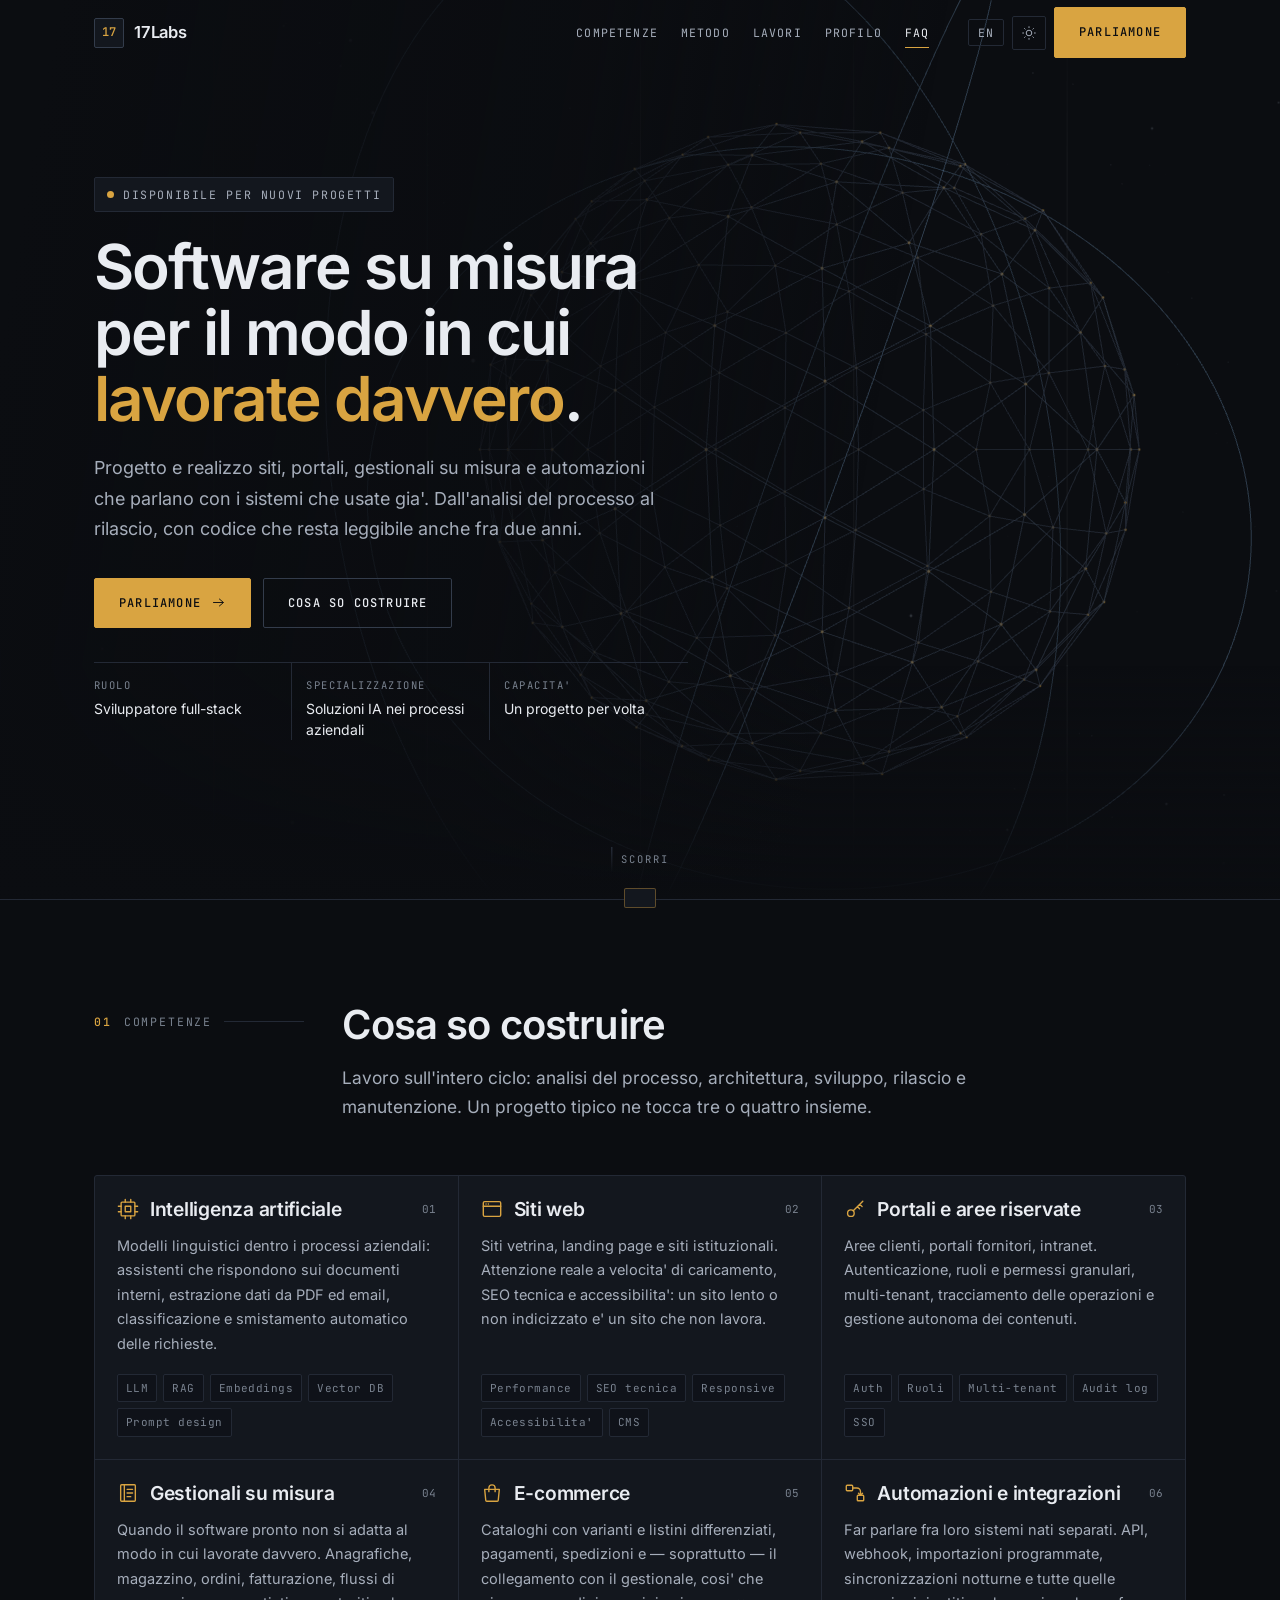
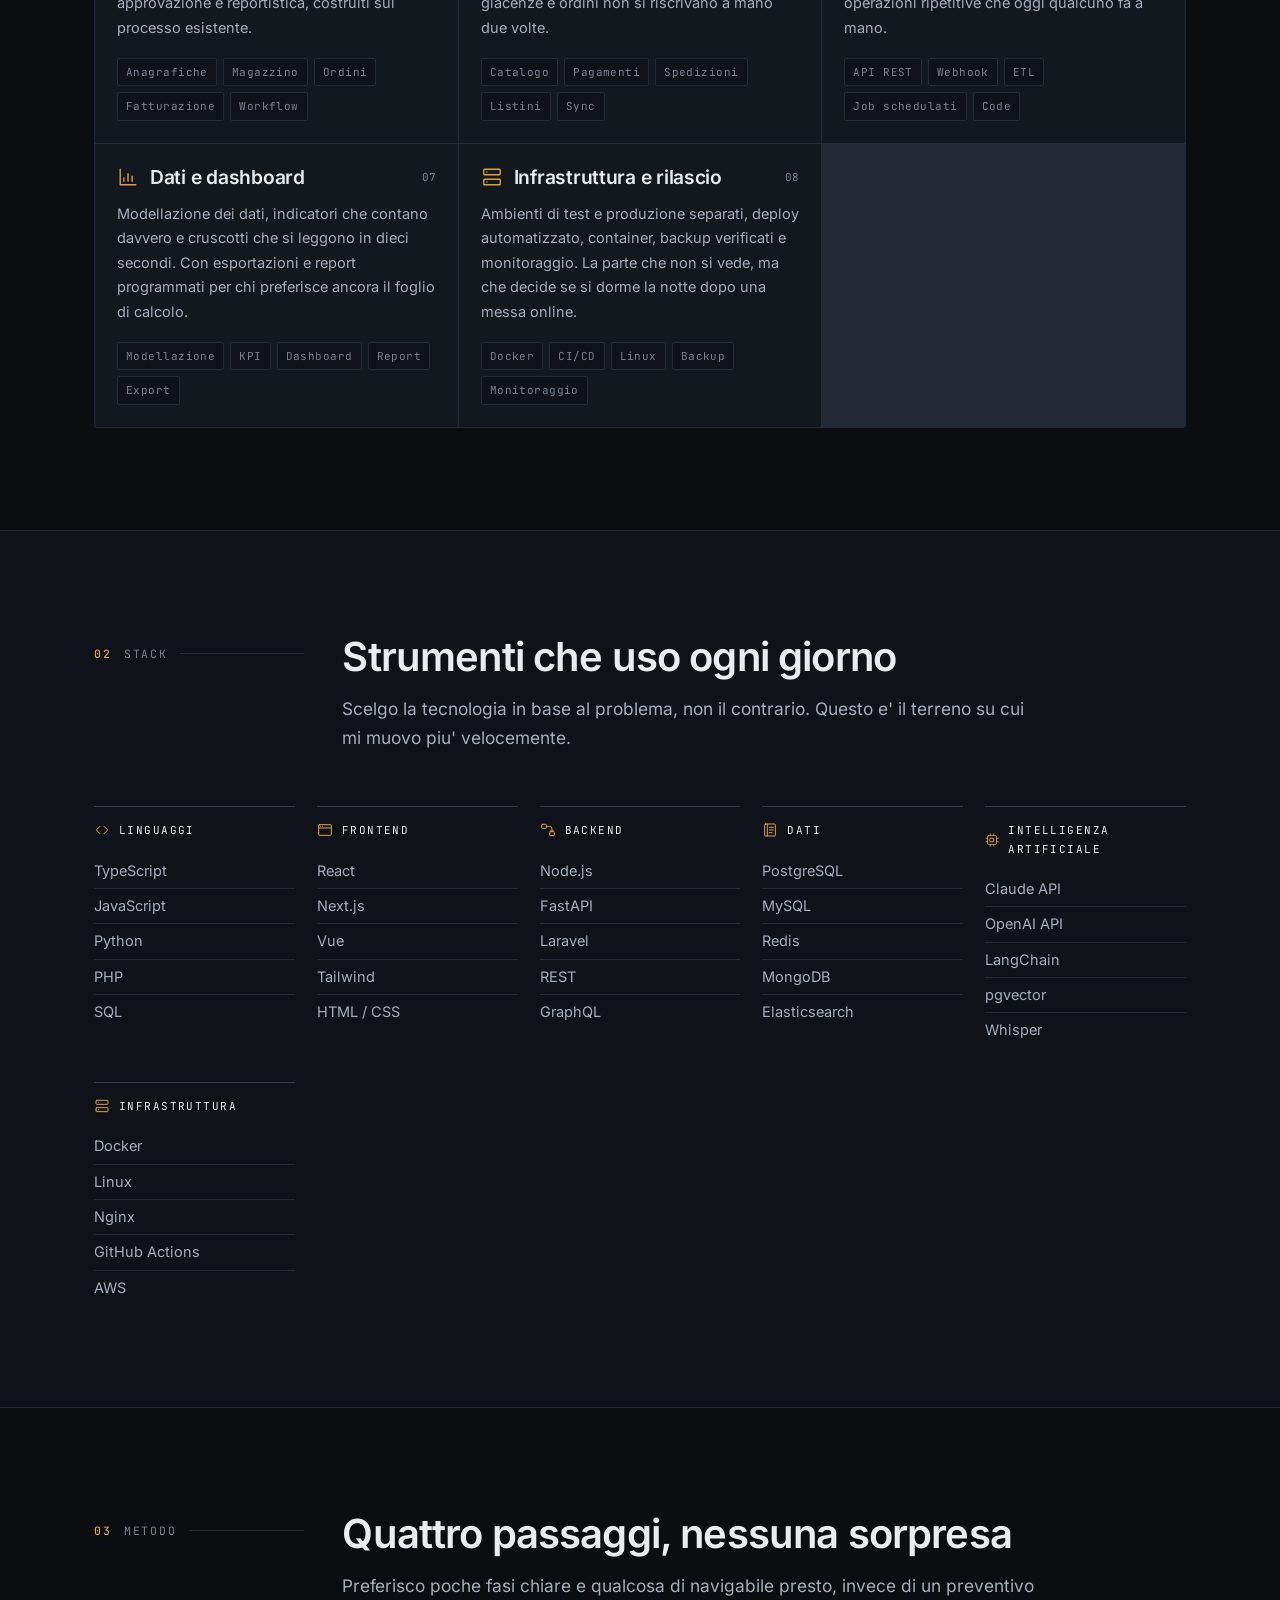
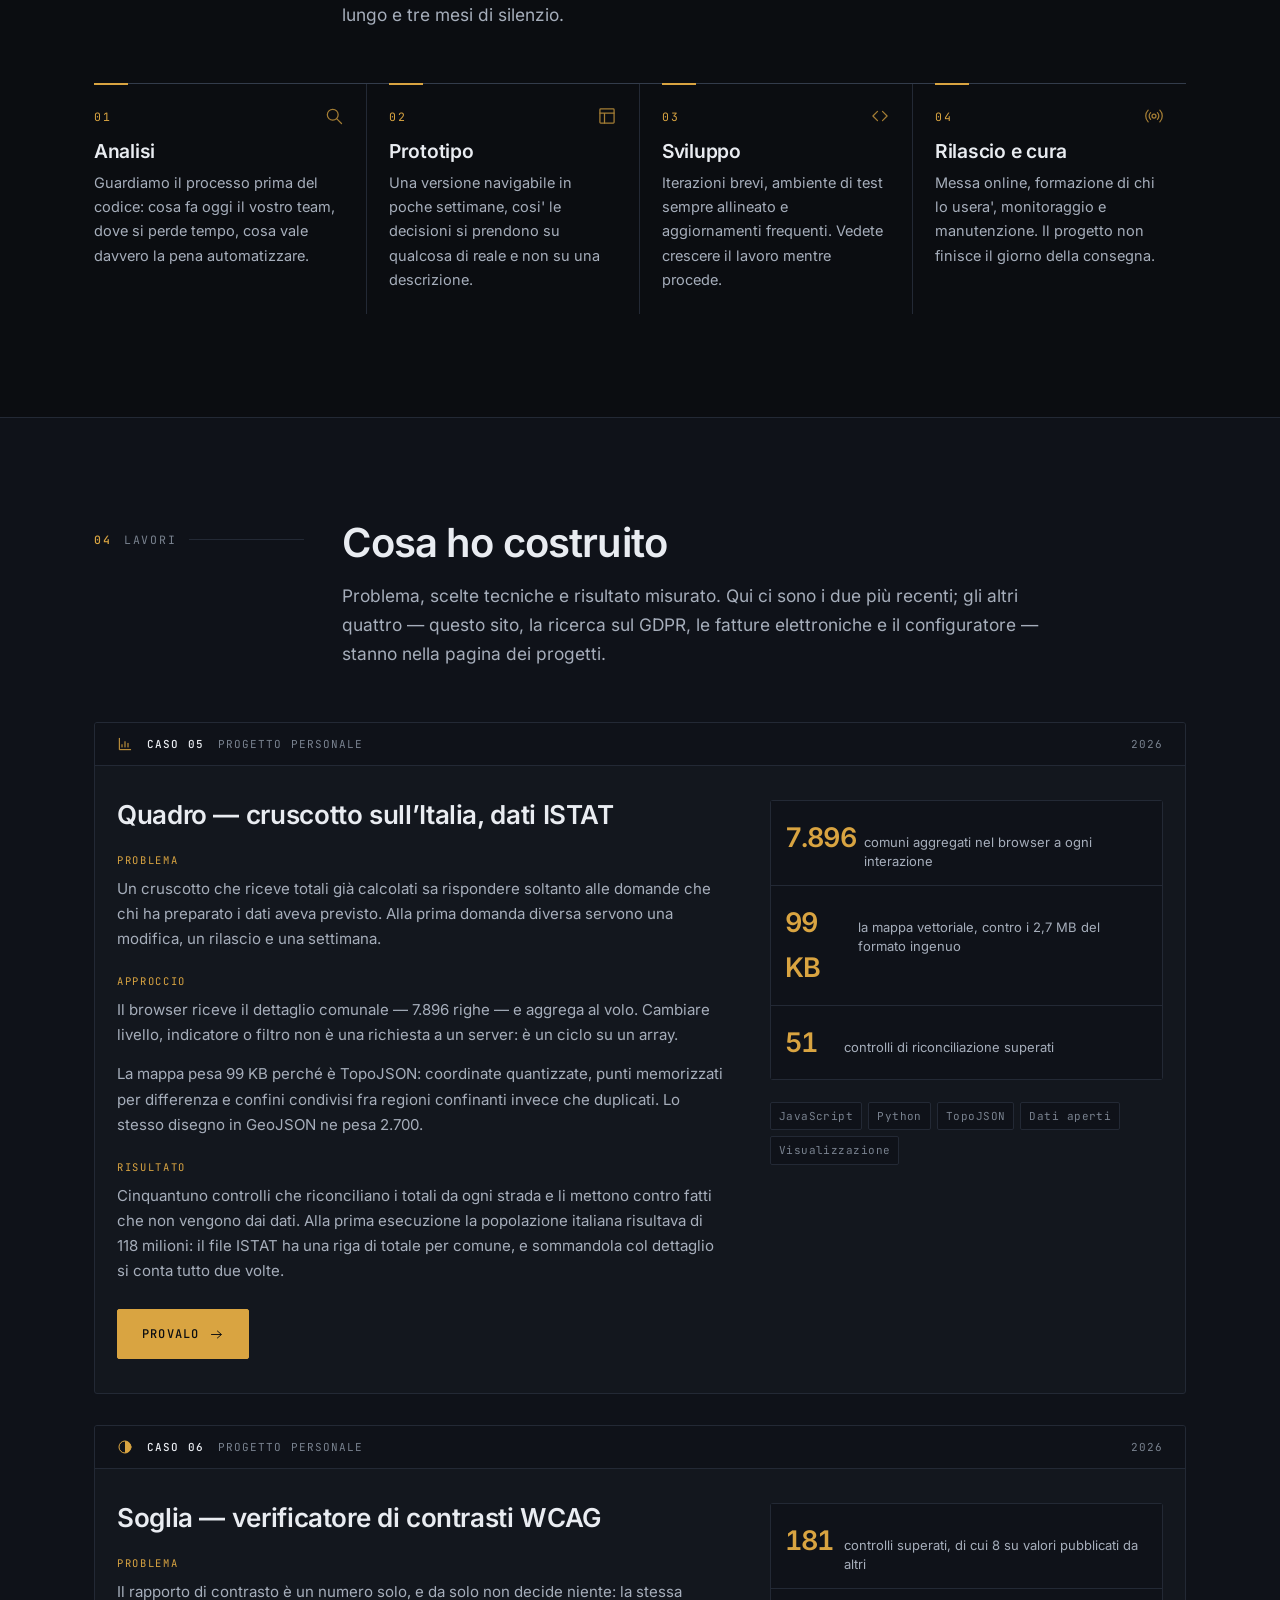
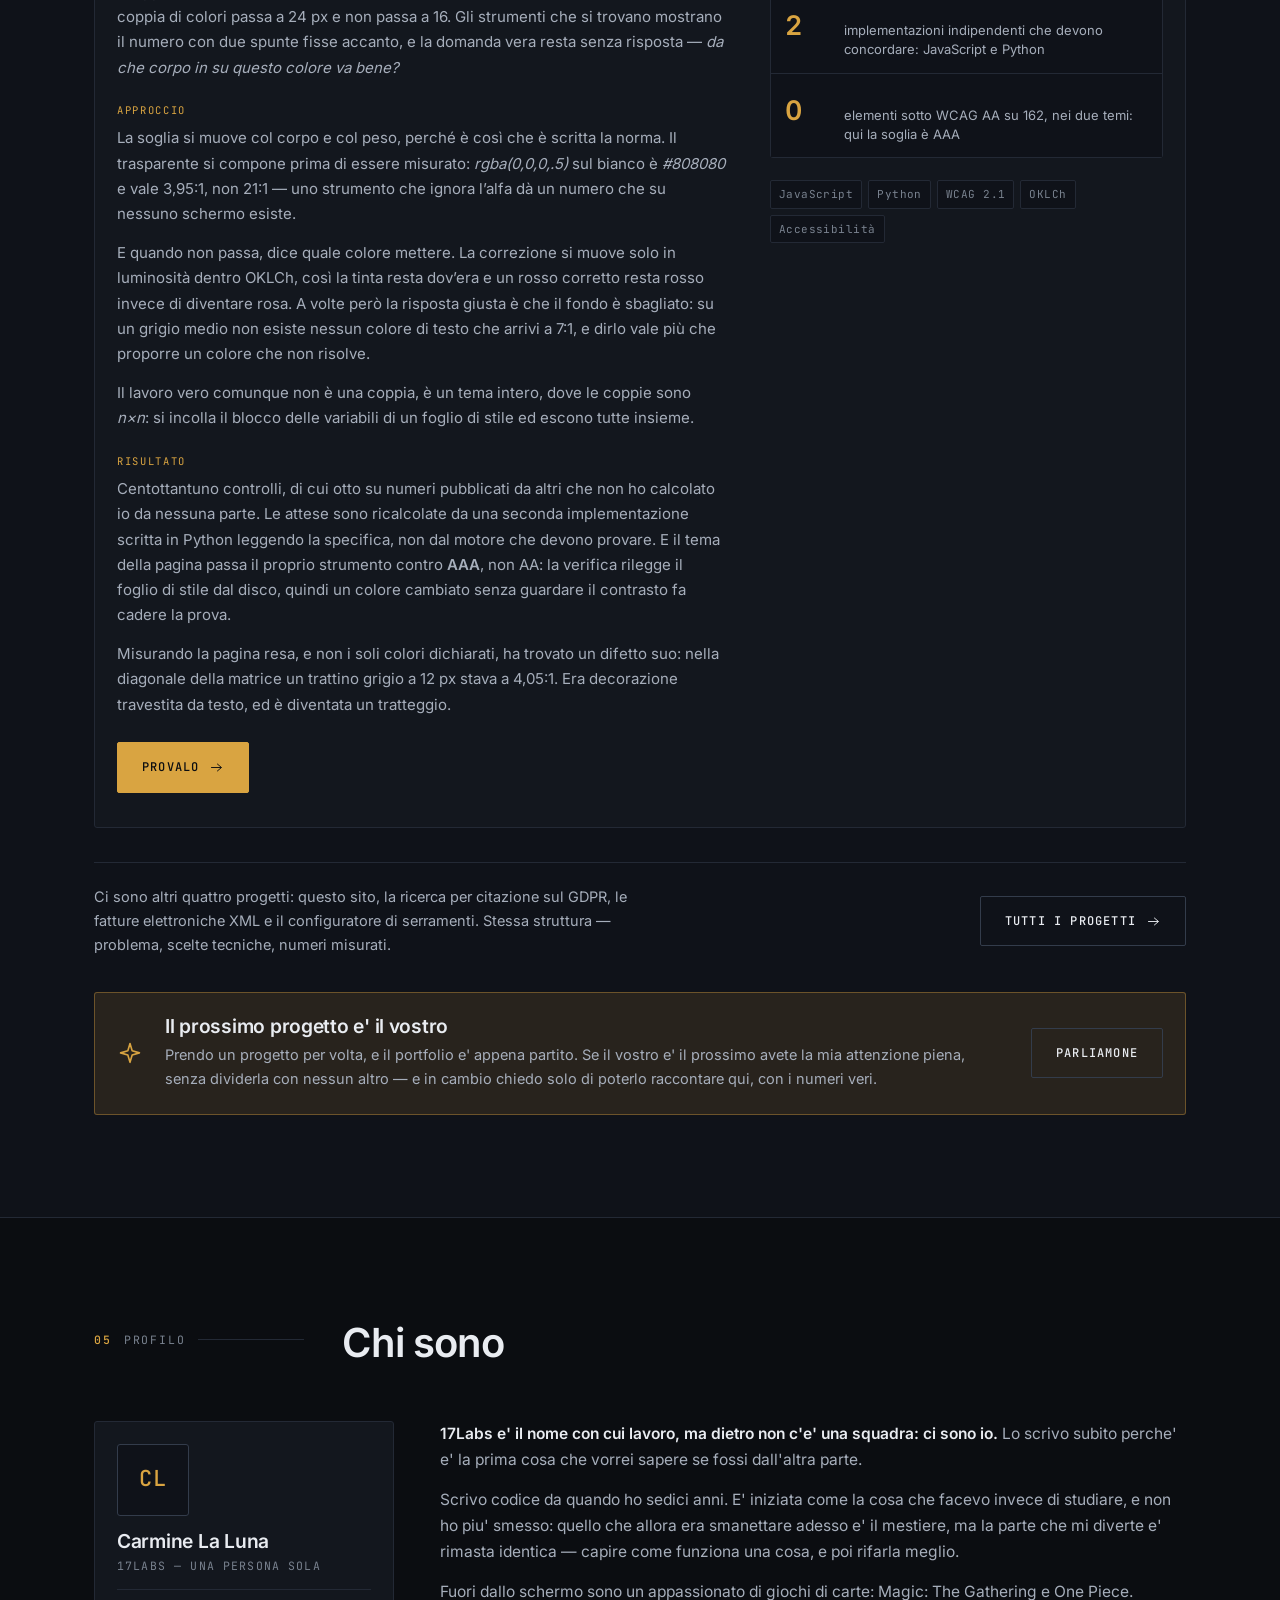
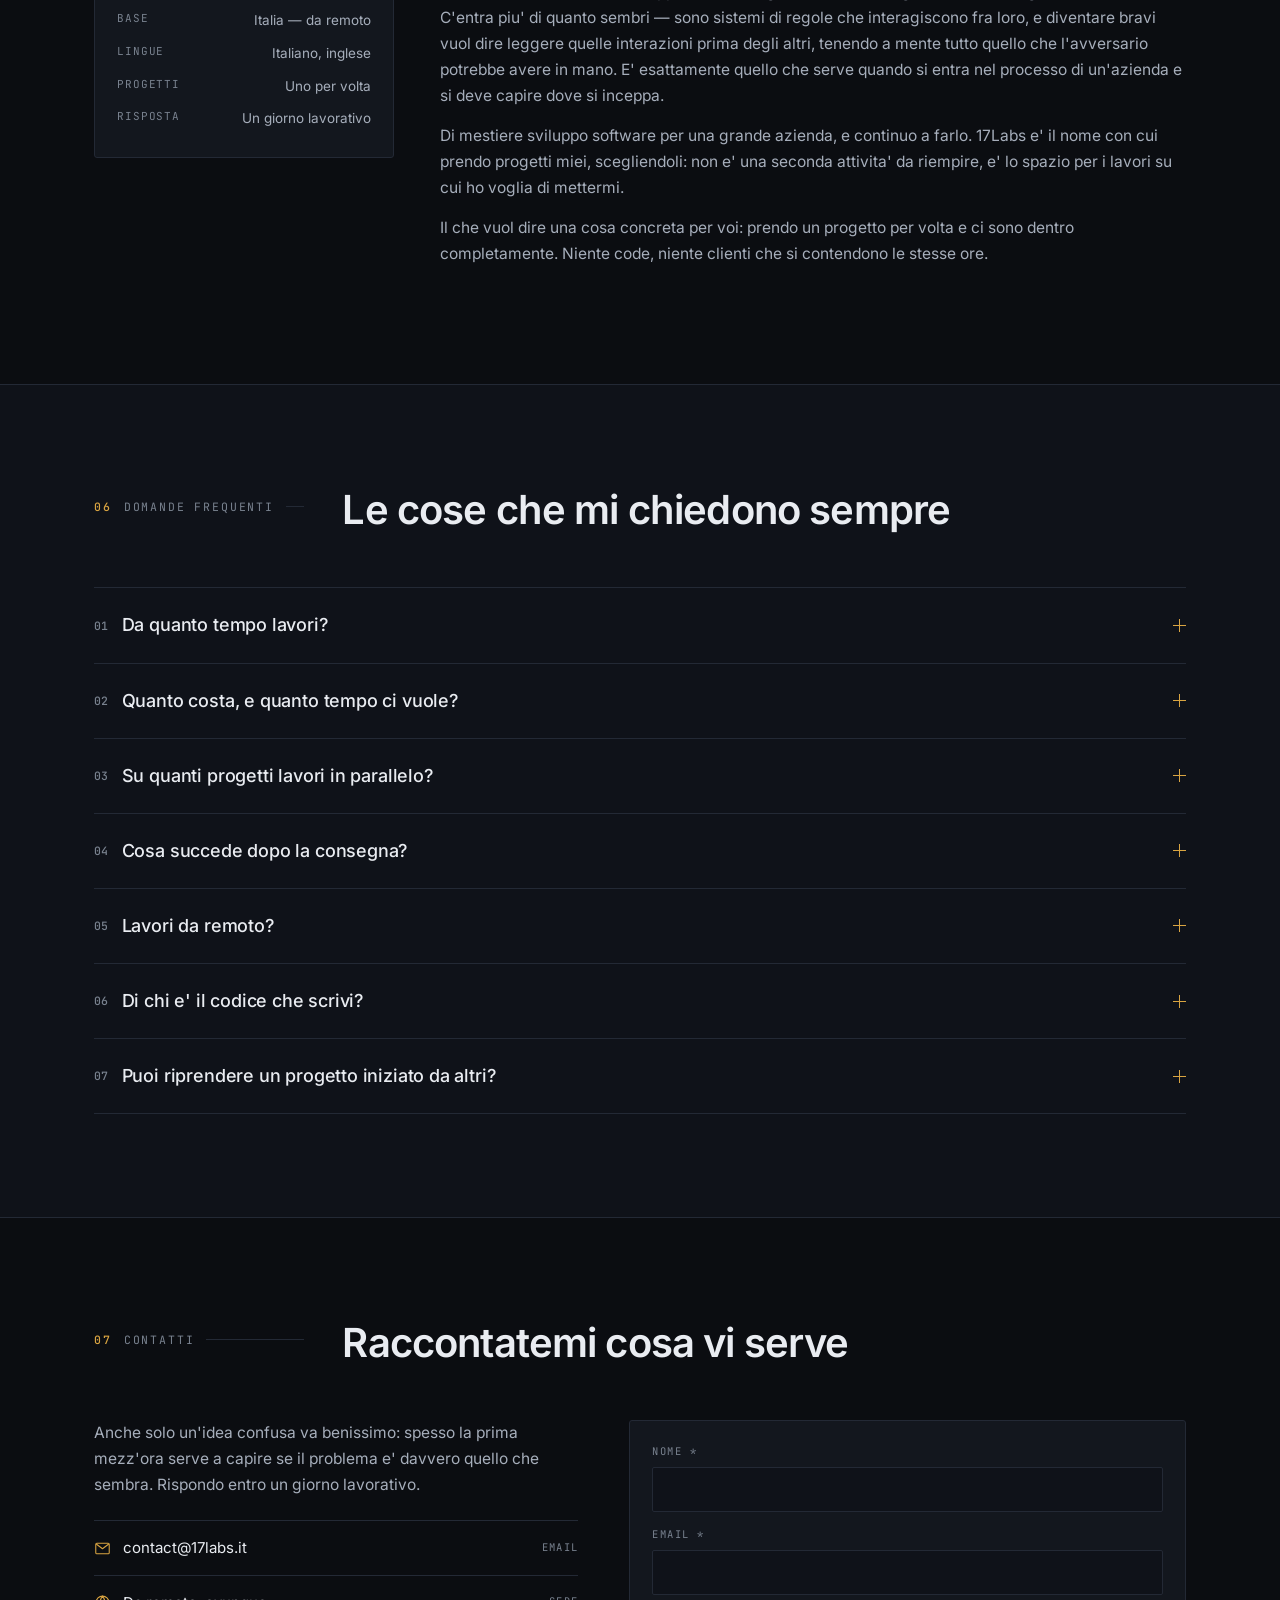
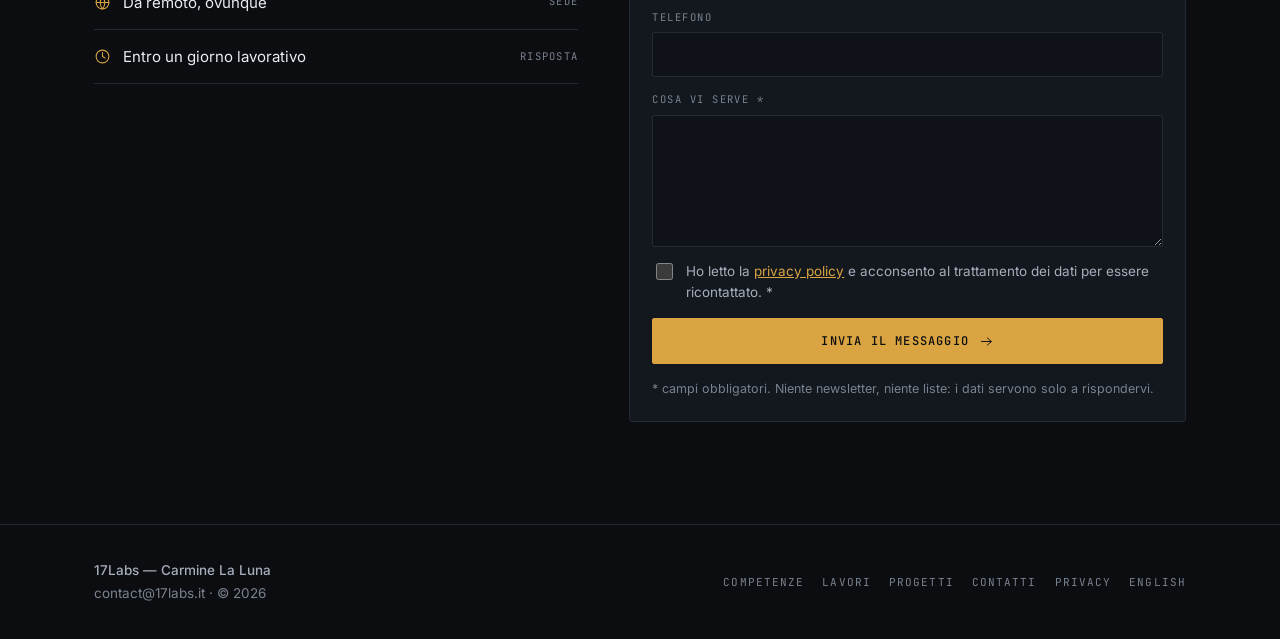
<file: index.html>
<!doctype html>
<html lang="it" data-theme="dark">
<head>
<meta charset="utf-8">
<meta name="viewport" content="width=device-width,initial-scale=1,viewport-fit=cover">
<title>17Labs — Software su misura per le aziende | Carmine La Luna</title>
<meta name="description" content="Siti, portali, gestionali su misura e integrazioni con modelli linguistici. Dall'analisi del processo al rilascio, con codice che resta leggibile anche fra due anni.">
<meta name="theme-color" content="#0b0d11" media="(prefers-color-scheme: dark)">
<meta name="theme-color" content="#f3f1ec" media="(prefers-color-scheme: light)">

<meta property="og:type" content="website">
<meta property="og:site_name" content="17Labs">
<meta property="og:title" content="17Labs — Software su misura per le aziende">
<meta property="og:description" content="Siti, portali, gestionali su misura e integrazioni con modelli linguistici. Dall'analisi del processo al rilascio.">
<meta property="og:locale" content="it_IT">
<meta property="og:locale:alternate" content="en_GB">
<!-- og:image richiede un URL assoluto: relativo non funziona su nessuna piattaforma.
     SEGNAPOSTO: og.png e' ancora quella di Master, va rifatta con la grafica di V3. -->
<meta property="og:image" content="https://17labs.it/og.png">
<meta property="og:image:width" content="1200">
<meta property="og:image:height" content="630">
<meta property="og:image:alt" content="17Labs — sviluppo software su misura">
<meta property="og:url" content="https://17labs.it/">
<link rel="canonical" href="https://17labs.it/">
<link rel="alternate" hreflang="it" href="https://17labs.it/">
<link rel="alternate" hreflang="en" href="https://17labs.it/en/">
<link rel="alternate" hreflang="x-default" href="https://17labs.it/">
<meta name="twitter:card" content="summary_large_image">
<meta name="twitter:title" content="17Labs — Software su misura per le aziende">
<meta name="twitter:description" content="Siti, portali, gestionali su misura e integrazioni con modelli linguistici.">
<meta name="twitter:image" content="https://17labs.it/og.png">

<!-- Tipo Person, non ProfessionalService: quest'ultimo dichiara un'attivita'
     registrata. Passa a ProfessionalService quando apri la partita IVA. -->
<script type="application/ld+json">
{
  "@context": "https://schema.org",
  "@type": "Person",
  "name": "Carmine La Luna",
  "alternateName": "17Labs",
  "jobTitle": "Sviluppatore software",
  "description": "Sviluppo siti, portali, gestionali su misura e integrazioni basate su intelligenza artificiale.",
  "url": "https://17labs.it/",
  "email": "contact@17labs.it",
  "knowsLanguage": ["it", "en"],
  "knowsAbout": [
    "Sviluppo software su misura",
    "Sviluppo siti web",
    "Portali e aree riservate",
    "Gestionali aziendali",
    "Integrazione di modelli linguistici"
  ]
}
</script>

<link rel="stylesheet" href="assets/fonts.css">
<link rel="icon" href="data:image/svg+xml,%3Csvg xmlns='http://www.w3.org/2000/svg' viewBox='0 0 32 32'%3E%3Crect width='32' height='32' rx='3' fill='%230b0d11'/%3E%3Crect x='3.5' y='3.5' width='25' height='25' rx='1.5' fill='none' stroke='%23333c4b'/%3E%3Cg fill='%23d9a441'%3E%3Crect x='9' y='10' width='2.5' height='12'/%3E%3Crect x='9' y='10' width='6' height='2.5'/%3E%3Crect x='17' y='10' width='7' height='2.5'/%3E%3Crect x='19' y='12.5' width='2.5' height='9.5'/%3E%3C/g%3E%3C/svg%3E">

<!-- Due cose, prima del primo disegno.
     1. Il tema salvato, cosi' non si vede il lampo bianco.
     2. La classe .js: le comparse allo scorrimento restano nascoste
        solo se c'e' JavaScript per rivelarle. Senza questa riga, un
        browser con JS disattivato mostrerebbe una pagina vuota. -->
<script>
  (function () {
    var d = document.documentElement;
    d.classList.add('js');
    try {
      var t = localStorage.getItem('v3-theme');
      if (t === 'light' || t === 'dark') d.setAttribute('data-theme', t);
    } catch (e) {}
  })();
</script>
<link rel="stylesheet" href="assets/style.css">
</head>
<body>

<a class="skip" href="#top">Salta al contenuto</a>
<div class="gridlines" aria-hidden="true"></div>
<div class="readout" id="readout" role="status" aria-live="polite"></div>

<!-- ============================================================
     Icone: un foglio di simboli in linea, disegnati a tratto su
     griglia 24. Nessuna libreria, nessuna richiesta in piu', e
     ereditano il colore del testo in entrambi i temi.
     ============================================================ -->
<svg width="0" height="0" style="position:absolute" aria-hidden="true" focusable="false">
  <defs>
    <symbol id="i-chip" viewBox="0 0 24 24"><rect x="4.5" y="4.5" width="15" height="15" rx="1"/><rect x="9" y="9" width="6" height="6"/><path d="M9 1.5V4.5M15 1.5V4.5M9 19.5v3M15 19.5v3M1.5 9h3M1.5 15h3M19.5 9h3M19.5 15h3"/></symbol>
    <symbol id="i-browser" viewBox="0 0 24 24"><rect x="2.5" y="4" width="19" height="16" rx="1.5"/><path d="M2.5 9h19M5.5 6.5h.01M8 6.5h.01"/></symbol>
    <symbol id="i-key" viewBox="0 0 24 24"><circle cx="7.5" cy="16.5" r="3.6"/><path d="M10.1 13.9 20.5 3.5M17.2 6.8l2.6 2.6M14.6 9.4l2.3 2.3"/></symbol>
    <symbol id="i-ledger" viewBox="0 0 24 24"><rect x="4" y="3" width="16" height="18" rx="1"/><path d="M8 3v18M11 8h6M11 12h6M11 16h4"/></symbol>
    <symbol id="i-bag" viewBox="0 0 24 24"><path d="M4 8h16l-1.2 12.1a1 1 0 0 1-1 .9H6.2a1 1 0 0 1-1-.9L4 8Z"/><path d="M8.6 10.5V6.6a3.4 3.4 0 0 1 6.8 0v3.9"/></symbol>
    <symbol id="i-flow" viewBox="0 0 24 24"><rect x="2.5" y="3.5" width="7" height="6" rx="1"/><rect x="14.5" y="14.5" width="7" height="6" rx="1"/><path d="M9.5 6.5h4.5a4 4 0 0 1 4 4v4"/><path d="M15.8 12.2 18 14.4l2.2-2.2"/></symbol>
    <symbol id="i-chart" viewBox="0 0 24 24"><path d="M3.5 3.5v17h17"/><path d="M7.5 16.5v-3.5M12 16.5v-8M16.5 16.5v-5.5"/></symbol>
    <symbol id="i-server" viewBox="0 0 24 24"><rect x="3" y="3.5" width="18" height="6" rx="1"/><rect x="3" y="14.5" width="18" height="6" rx="1"/><path d="M6.5 6.5h.01M6.5 17.5h.01"/></symbol>
    <symbol id="i-search" viewBox="0 0 24 24"><circle cx="10.5" cy="10.5" r="6.5"/><path d="M15.4 15.4 21 21"/></symbol>
    <symbol id="i-draft" viewBox="0 0 24 24"><rect x="3.5" y="3.5" width="17" height="17" rx="1"/><path d="M3.5 8.5h17M9 8.5v12"/></symbol>
    <symbol id="i-contrast" viewBox="0 0 24 24"><circle cx="12" cy="12" r="9"/><path d="M12 3a9 9 0 0 1 0 18Z" fill="currentColor" stroke="none"/></symbol>
    <symbol id="i-code" viewBox="0 0 24 24"><path d="M9 6.5 3.5 12 9 17.5M15 6.5 20.5 12 15 17.5"/></symbol>
    <symbol id="i-live" viewBox="0 0 24 24"><circle cx="12" cy="12" r="2.4"/><path d="M7.9 7.9a5.8 5.8 0 0 0 0 8.2M16.1 7.9a5.8 5.8 0 0 1 0 8.2M5 5a9.9 9.9 0 0 0 0 14M19 5a9.9 9.9 0 0 1 0 14"/></symbol>
    <symbol id="i-mail" viewBox="0 0 24 24"><rect x="2.5" y="4.5" width="19" height="15" rx="1.5"/><path d="m3.6 6 8.4 6.4L20.4 6"/></symbol>
    <symbol id="i-globe" viewBox="0 0 24 24"><circle cx="12" cy="12" r="9"/><path d="M3 12h18M12 3a14 14 0 0 1 0 18 14 14 0 0 1 0-18Z"/></symbol>
    <symbol id="i-clock" viewBox="0 0 24 24"><circle cx="12" cy="12" r="9"/><path d="M12 6.5V12l3.6 2.1"/></symbol>
    <symbol id="i-spark" viewBox="0 0 24 24"><path d="M12 3.2 14 9.9l6.7 2-6.7 2-2 6.7-2-6.7-6.7-2 6.7-2Z"/></symbol>
    <symbol id="i-arrow" viewBox="0 0 24 24"><path d="M4 12h15M13.5 6.5 20 12l-6.5 5.5"/></symbol>
    <symbol id="i-sun" viewBox="0 0 24 24"><circle cx="12" cy="12" r="4.2"/><path d="M12 2v2.4M12 19.6V22M2 12h2.4M19.6 12H22M4.9 4.9l1.7 1.7M17.4 17.4l1.7 1.7M19.1 4.9l-1.7 1.7M6.6 17.4l-1.7 1.7"/></symbol>
    <symbol id="i-moon" viewBox="0 0 24 24"><path d="M20.5 14.6A8.6 8.6 0 0 1 9.4 3.5a8.6 8.6 0 1 0 11.1 11.1Z"/></symbol>
    <symbol id="i-menu" viewBox="0 0 24 24"><path d="M3.5 7h17M3.5 12h17M3.5 17h17"/></symbol>
  </defs>
</svg>

<noscript>
  <p style="padding:90px 20px 20px;max-width:62ch;margin:0 auto;line-height:1.7">
    Questa pagina usa JavaScript per l'animazione dell'intestazione e per il menu compatto,
    ma tutti i contenuti — competenze, stack, metodo, lavori, contatti — sono leggibili qui
    sotto anche senza.
  </p>
</noscript>

<!-- ============================ NAVIGAZIONE ============================ -->
<header class="nav" id="nav">
  <div class="wrap nav__inner">
    <a class="brand" href="#top">
      <span class="brand__mark" aria-hidden="true">17</span>
      17Labs
    </a>

    <nav class="nav__links" aria-label="Sezioni">
      <a href="#competenze">Competenze</a>
      <a href="#metodo">Metodo</a>
      <a href="#lavori">Lavori</a>
      <a href="#profilo">Profilo</a>
      <a href="#faq">FAQ</a>
    </nav>

    <div class="nav__end">
      <a class="lang" href="en/" hreflang="en" lang="en">EN</a>
      <button class="iconbtn" id="theme-toggle" type="button" aria-label="Cambia tema chiaro o scuro">
        <svg class="i-sun" aria-hidden="true"><use href="#i-sun"></use></svg>
        <svg class="i-moon" aria-hidden="true"><use href="#i-moon"></use></svg>
      </button>
      <a class="btn btn--primary" href="#contatti">Parliamone</a>
      <button class="iconbtn nav__burger" id="nav-toggle" type="button"
              aria-expanded="false" aria-controls="nav-menu" aria-label="Apri il menu">
        <svg aria-hidden="true"><use href="#i-menu"></use></svg>
      </button>
    </div>
  </div>

  <nav class="nav__panel" id="nav-menu" hidden aria-label="Menu principale">
    <a href="#competenze">Competenze</a>
    <a href="#stack">Stack</a>
    <a href="#metodo">Metodo</a>
    <a href="#lavori">Lavori</a>
    <a href="#profilo">Profilo</a>
    <a href="#faq">FAQ</a>
    <a class="btn btn--primary" href="#contatti">Parliamone</a>
  </nav>
</header>

<main id="top">

<!-- ============================ INTESTAZIONE ============================ -->
<section class="hero">
  <div class="hero__gl" id="hero-gl" aria-hidden="true"></div>
  <div class="hero__veil" aria-hidden="true"></div>

  <div class="wrap hero__inner">
    <div class="hero__grid">
      <div>
        <p class="status"><i aria-hidden="true"></i>Disponibile per nuovi progetti</p>

        <h1>Software su misura per il modo in cui <em>lavorate davvero</em>.</h1>

        <p class="hero__body">
          Progetto e realizzo siti, portali, gestionali su misura e automazioni che parlano
          con i sistemi che usate gia'. Dall'analisi del processo al rilascio, con codice
          che resta leggibile anche fra due anni.
        </p>

        <div class="hero__cta">
          <a class="btn btn--primary btn--lg" href="#contatti">
            Parliamone
            <svg class="ico" aria-hidden="true"><use href="#i-arrow"></use></svg>
          </a>
          <a class="btn btn--ghost" href="#competenze">Cosa so costruire</a>
        </div>

        <!-- La stessa informazione che altrove sarebbe una lista puntata,
             messa come una scheda tecnica: e' il registro di tutto il sito. -->
        <dl class="specs">
          <div>
            <dt>Ruolo</dt>
            <dd>Sviluppatore full-stack</dd>
          </div>
          <div>
            <dt>Specializzazione</dt>
            <dd>Soluzioni IA nei processi aziendali</dd>
          </div>
          <div>
            <dt>Capacita'</dt>
            <dd>Un progetto per volta</dd>
          </div>
        </dl>
      </div>
      <div aria-hidden="true"></div>
    </div>
  </div>

  <a class="hero__scroll" href="#competenze"><i aria-hidden="true"></i>Scorri</a>
</section>

<!-- ============================ COMPETENZE ============================ -->
<section class="section" id="competenze">
  <div class="wrap">
    <div class="sec__head reveal">
      <p class="eyebrow"><b>01</b>Competenze</p>
      <div>
        <h2>Cosa so costruire</h2>
        <p class="lede">
          Lavoro sull'intero ciclo: analisi del processo, architettura, sviluppo, rilascio e
          manutenzione. Un progetto tipico ne tocca tre o quattro insieme.
        </p>
      </div>
    </div>

    <div class="cards reveal">
      <article class="card">
        <div class="card__top">
          <svg class="ico" aria-hidden="true"><use href="#i-chip"></use></svg>
          <h3>Intelligenza artificiale</h3>
          <span class="card__n">01</span>
        </div>
        <p>Modelli linguistici dentro i processi aziendali: assistenti che rispondono sui documenti interni, estrazione dati da PDF ed email, classificazione e smistamento automatico delle richieste.</p>
        <ul class="tags"><li>LLM</li><li>RAG</li><li>Embeddings</li><li>Vector DB</li><li>Prompt design</li></ul>
      </article>

      <article class="card">
        <div class="card__top">
          <svg class="ico" aria-hidden="true"><use href="#i-browser"></use></svg>
          <h3>Siti web</h3>
          <span class="card__n">02</span>
        </div>
        <p>Siti vetrina, landing page e siti istituzionali. Attenzione reale a velocita' di caricamento, SEO tecnica e accessibilita': un sito lento o non indicizzato e' un sito che non lavora.</p>
        <ul class="tags"><li>Performance</li><li>SEO tecnica</li><li>Responsive</li><li>Accessibilita'</li><li>CMS</li></ul>
      </article>

      <article class="card">
        <div class="card__top">
          <svg class="ico" aria-hidden="true"><use href="#i-key"></use></svg>
          <h3>Portali e aree riservate</h3>
          <span class="card__n">03</span>
        </div>
        <p>Aree clienti, portali fornitori, intranet. Autenticazione, ruoli e permessi granulari, multi-tenant, tracciamento delle operazioni e gestione autonoma dei contenuti.</p>
        <ul class="tags"><li>Auth</li><li>Ruoli</li><li>Multi-tenant</li><li>Audit log</li><li>SSO</li></ul>
      </article>

      <article class="card">
        <div class="card__top">
          <svg class="ico" aria-hidden="true"><use href="#i-ledger"></use></svg>
          <h3>Gestionali su misura</h3>
          <span class="card__n">04</span>
        </div>
        <p>Quando il software pronto non si adatta al modo in cui lavorate davvero. Anagrafiche, magazzino, ordini, fatturazione, flussi di approvazione e reportistica, costruiti sul processo esistente.</p>
        <ul class="tags"><li>Anagrafiche</li><li>Magazzino</li><li>Ordini</li><li>Fatturazione</li><li>Workflow</li></ul>
      </article>

      <article class="card">
        <div class="card__top">
          <svg class="ico" aria-hidden="true"><use href="#i-bag"></use></svg>
          <h3>E-commerce</h3>
          <span class="card__n">05</span>
        </div>
        <p>Cataloghi con varianti e listini differenziati, pagamenti, spedizioni e — soprattutto — il collegamento con il gestionale, cosi' che giacenze e ordini non si riscrivano a mano due volte.</p>
        <ul class="tags"><li>Catalogo</li><li>Pagamenti</li><li>Spedizioni</li><li>Listini</li><li>Sync</li></ul>
      </article>

      <article class="card">
        <div class="card__top">
          <svg class="ico" aria-hidden="true"><use href="#i-flow"></use></svg>
          <h3>Automazioni e integrazioni</h3>
          <span class="card__n">06</span>
        </div>
        <p>Far parlare fra loro sistemi nati separati. API, webhook, importazioni programmate, sincronizzazioni notturne e tutte quelle operazioni ripetitive che oggi qualcuno fa a mano.</p>
        <ul class="tags"><li>API REST</li><li>Webhook</li><li>ETL</li><li>Job schedulati</li><li>Code</li></ul>
      </article>

      <article class="card">
        <div class="card__top">
          <svg class="ico" aria-hidden="true"><use href="#i-chart"></use></svg>
          <h3>Dati e dashboard</h3>
          <span class="card__n">07</span>
        </div>
        <p>Modellazione dei dati, indicatori che contano davvero e cruscotti che si leggono in dieci secondi. Con esportazioni e report programmati per chi preferisce ancora il foglio di calcolo.</p>
        <ul class="tags"><li>Modellazione</li><li>KPI</li><li>Dashboard</li><li>Report</li><li>Export</li></ul>
      </article>

      <article class="card">
        <div class="card__top">
          <svg class="ico" aria-hidden="true"><use href="#i-server"></use></svg>
          <h3>Infrastruttura e rilascio</h3>
          <span class="card__n">08</span>
        </div>
        <p>Ambienti di test e produzione separati, deploy automatizzato, container, backup verificati e monitoraggio. La parte che non si vede, ma che decide se si dorme la notte dopo una messa online.</p>
        <ul class="tags"><li>Docker</li><li>CI/CD</li><li>Linux</li><li>Backup</li><li>Monitoraggio</li></ul>
      </article>
    </div>
  </div>
</section>

<!-- ============================ STACK ============================ -->
<section class="section section--alt" id="stack">
  <div class="wrap">
    <div class="sec__head reveal">
      <p class="eyebrow"><b>02</b>Stack</p>
      <div>
        <h2>Strumenti che uso ogni giorno</h2>
        <p class="lede">
          Scelgo la tecnologia in base al problema, non il contrario. Questo e' il terreno
          su cui mi muovo piu' velocemente.
        </p>
      </div>
    </div>

    <div class="stack reveal">
      <div class="stack__col">
        <p class="stack__title"><svg class="ico" aria-hidden="true"><use href="#i-code"></use></svg>Linguaggi</p>
        <ul><li>TypeScript</li><li>JavaScript</li><li>Python</li><li>PHP</li><li>SQL</li></ul>
      </div>
      <div class="stack__col">
        <p class="stack__title"><svg class="ico" aria-hidden="true"><use href="#i-browser"></use></svg>Frontend</p>
        <ul><li>React</li><li>Next.js</li><li>Vue</li><li>Tailwind</li><li>HTML / CSS</li></ul>
      </div>
      <div class="stack__col">
        <p class="stack__title"><svg class="ico" aria-hidden="true"><use href="#i-flow"></use></svg>Backend</p>
        <ul><li>Node.js</li><li>FastAPI</li><li>Laravel</li><li>REST</li><li>GraphQL</li></ul>
      </div>
      <div class="stack__col">
        <p class="stack__title"><svg class="ico" aria-hidden="true"><use href="#i-ledger"></use></svg>Dati</p>
        <ul><li>PostgreSQL</li><li>MySQL</li><li>Redis</li><li>MongoDB</li><li>Elasticsearch</li></ul>
      </div>
      <div class="stack__col">
        <p class="stack__title"><svg class="ico" aria-hidden="true"><use href="#i-chip"></use></svg>Intelligenza artificiale</p>
        <ul><li>Claude API</li><li>OpenAI API</li><li>LangChain</li><li>pgvector</li><li>Whisper</li></ul>
      </div>
      <div class="stack__col">
        <p class="stack__title"><svg class="ico" aria-hidden="true"><use href="#i-server"></use></svg>Infrastruttura</p>
        <ul><li>Docker</li><li>Linux</li><li>Nginx</li><li>GitHub Actions</li><li>AWS</li></ul>
      </div>
    </div>
  </div>
</section>

<!-- ============================ METODO ============================ -->
<section class="section" id="metodo">
  <div class="wrap">
    <div class="sec__head reveal">
      <p class="eyebrow"><b>03</b>Metodo</p>
      <div>
        <h2>Quattro passaggi, nessuna sorpresa</h2>
        <p class="lede">
          Preferisco poche fasi chiare e qualcosa di navigabile presto, invece di un
          preventivo lungo e tre mesi di silenzio.
        </p>
      </div>
    </div>

    <div class="steps reveal">
      <article class="step">
        <div class="step__top">
          <span class="step__n">01</span>
          <svg class="ico" aria-hidden="true"><use href="#i-search"></use></svg>
        </div>
        <h3>Analisi</h3>
        <p>Guardiamo il processo prima del codice: cosa fa oggi il vostro team, dove si perde tempo, cosa vale davvero la pena automatizzare.</p>
      </article>
      <article class="step">
        <div class="step__top">
          <span class="step__n">02</span>
          <svg class="ico" aria-hidden="true"><use href="#i-draft"></use></svg>
        </div>
        <h3>Prototipo</h3>
        <p>Una versione navigabile in poche settimane, cosi' le decisioni si prendono su qualcosa di reale e non su una descrizione.</p>
      </article>
      <article class="step">
        <div class="step__top">
          <span class="step__n">03</span>
          <svg class="ico" aria-hidden="true"><use href="#i-code"></use></svg>
        </div>
        <h3>Sviluppo</h3>
        <p>Iterazioni brevi, ambiente di test sempre allineato e aggiornamenti frequenti. Vedete crescere il lavoro mentre procede.</p>
      </article>
      <article class="step">
        <div class="step__top">
          <span class="step__n">04</span>
          <svg class="ico" aria-hidden="true"><use href="#i-live"></use></svg>
        </div>
        <h3>Rilascio e cura</h3>
        <p>Messa online, formazione di chi lo usera', monitoraggio e manutenzione. Il progetto non finisce il giorno della consegna.</p>
      </article>
    </div>
  </div>
</section>

<!-- ============================ LAVORI ============================
     Qui stanno le DUE schede piu' recenti. Tutte e sei sono in
     progetti.html: sei casi studio di fila erano un muro, e chi
     arrivava dalla ricerca non ne leggeva nessuno.
     Una scheda nuova si aggiunge di la'; qui si spostano le due
     ultime, e si aggiorna il sommario che dice quante sono le altre.
================================================================= -->
<section class="section section--alt" id="lavori">
  <div class="wrap">
    <div class="sec__head reveal">
      <p class="eyebrow"><b>04</b>Lavori</p>
      <div>
        <h2>Cosa ho costruito</h2>
        <p class="lede">
          Problema, scelte tecniche e risultato misurato. Qui ci sono i due pi&ugrave; recenti;
          gli altri quattro &mdash; questo sito, la ricerca sul GDPR, le fatture elettroniche e il
          configuratore &mdash; stanno nella pagina dei progetti.
        </p>
      </div>
    </div>

    <!-- Referenza a Quadro. -->
    <article class="case reveal">
      <div class="case__bar">
        <svg class="ico" aria-hidden="true"><use href="#i-chart"></use></svg>
        <b>Caso 05</b><span>Progetto personale</span><span>2026</span>
      </div>
      <div class="case__body">
        <div>
          <h3>Quadro &mdash; cruscotto sull&rsquo;Italia, dati ISTAT</h3>
          <div class="block">
            <span class="block__k">Problema</span>
            <p>Un cruscotto che riceve totali gi&agrave; calcolati sa rispondere soltanto alle
               domande che chi ha preparato i dati aveva previsto. Alla prima domanda diversa
               servono una modifica, un rilascio e una settimana.</p>
          </div>
          <div class="block">
            <span class="block__k">Approccio</span>
            <p>Il browser riceve il dettaglio comunale &mdash; 7.896 righe &mdash; e aggrega al
               volo. Cambiare livello, indicatore o filtro non &egrave; una richiesta a un
               server: &egrave; un ciclo su un array.</p>
            <p>La mappa pesa 99 KB perch&eacute; &egrave; TopoJSON: coordinate quantizzate, punti
               memorizzati per differenza e confini condivisi fra regioni confinanti invece
               che duplicati. Lo stesso disegno in GeoJSON ne pesa 2.700.</p>
          </div>
          <div class="block">
            <span class="block__k">Risultato</span>
            <p>Cinquantuno controlli che riconciliano i totali da ogni strada e li mettono
               contro fatti che non vengono dai dati. Alla prima esecuzione la popolazione
               italiana risultava di 118 milioni: il file ISTAT ha una riga di totale per
               comune, e sommandola col dettaglio si conta tutto due volte.</p>
          </div>
          <div style="margin-top:clamp(18px,2vw,26px)">
            <a class="btn btn--primary" href="https://quadro.17labs.it/" rel="noopener">
              Provalo <svg class="ico" aria-hidden="true"><use href="#i-arrow"></use></svg>
            </a>
          </div>
        </div>
        <div>
          <div class="metrics">
            <div class="metric"><b>7.896</b><span>comuni aggregati nel browser a ogni interazione</span></div>
            <div class="metric"><b>99 KB</b><span>la mappa vettoriale, contro i 2,7 MB del formato ingenuo</span></div>
            <div class="metric"><b>51</b><span>controlli di riconciliazione superati</span></div>
          </div>
          <ul class="tags"><li>JavaScript</li><li>Python</li><li>TopoJSON</li><li>Dati aperti</li><li>Visualizzazione</li></ul>
        </div>
      </div>
    </article>


    <!-- Referenza a Soglia. -->
    <article class="case reveal" style="margin-top:clamp(20px,2.4vw,32px)">
      <div class="case__bar">
        <svg class="ico" aria-hidden="true"><use href="#i-contrast"></use></svg>
        <b>Caso 06</b><span>Progetto personale</span><span>2026</span>
      </div>
      <div class="case__body">
        <div>
          <h3>Soglia &mdash; verificatore di contrasti WCAG</h3>
          <div class="block">
            <span class="block__k">Problema</span>
            <p>Il rapporto di contrasto &egrave; un numero solo, e da solo non decide niente: la
               stessa coppia di colori passa a 24 px e non passa a 16. Gli strumenti che si
               trovano mostrano il numero con due spunte fisse accanto, e la domanda vera
               resta senza risposta &mdash; <em>da che corpo in su questo colore va bene?</em></p>
          </div>
          <div class="block">
            <span class="block__k">Approccio</span>
            <p>La soglia si muove col corpo e col peso, perch&eacute; &egrave; cos&igrave; che &egrave;
               scritta la norma. Il trasparente si compone prima di essere misurato:
               <em>rgba(0,0,0,.5)</em> sul bianco &egrave; <em>#808080</em> e vale 3,95:1, non
               21:1 &mdash; uno strumento che ignora l&rsquo;alfa d&agrave; un numero che su
               nessuno schermo esiste.</p>
            <p>E quando non passa, dice quale colore mettere. La correzione si muove solo in
               luminosit&agrave; dentro OKLCh, cos&igrave; la tinta resta dov&rsquo;era e un rosso
               corretto resta rosso invece di diventare rosa. A volte per&ograve; la risposta
               giusta &egrave; che il fondo &egrave; sbagliato: su un grigio medio non esiste
               nessun colore di testo che arrivi a 7:1, e dirlo vale pi&ugrave; che proporre un
               colore che non risolve.</p>
            <p>Il lavoro vero comunque non &egrave; una coppia, &egrave; un tema intero, dove le
               coppie sono <em>n&times;n</em>: si incolla il blocco delle variabili di un foglio
               di stile ed escono tutte insieme.</p>
          </div>
          <div class="block">
            <span class="block__k">Risultato</span>
            <p>Centottantuno controlli, di cui otto su numeri pubblicati da altri che non ho
               calcolato io da nessuna parte. Le attese sono ricalcolate da una seconda
               implementazione scritta in Python leggendo la specifica, non dal motore che
               devono provare. E il tema della pagina passa il proprio strumento contro
               <strong>AAA</strong>, non AA: la verifica rilegge il foglio di stile dal disco,
               quindi un colore cambiato senza guardare il contrasto fa cadere la prova.</p>
            <p>Misurando la pagina resa, e non i soli colori dichiarati, ha trovato un difetto
               suo: nella diagonale della matrice un trattino grigio a 12 px stava a 4,05:1.
               Era decorazione travestita da testo, ed &egrave; diventata un tratteggio.</p>
          </div>
          <div style="margin-top:clamp(18px,2vw,26px)">
            <a class="btn btn--primary" href="https://soglia.17labs.it/" rel="noopener">
              Provalo <svg class="ico" aria-hidden="true"><use href="#i-arrow"></use></svg>
            </a>
          </div>
        </div>
        <div>
          <div class="metrics">
            <div class="metric"><b>181</b><span>controlli superati, di cui 8 su valori pubblicati da altri</span></div>
            <div class="metric"><b>2</b><span>implementazioni indipendenti che devono concordare: JavaScript e Python</span></div>
            <div class="metric"><b>0</b><span>elementi sotto WCAG AA su 162, nei due temi: qui la soglia &egrave; AAA</span></div>
          </div>
          <ul class="tags"><li>JavaScript</li><li>Python</li><li>WCAG 2.1</li><li>OKLCh</li><li>Accessibilit&agrave;</li></ul>
        </div>
      </div>
    </article>

    <div class="altri reveal">
      <p>Ci sono altri quattro progetti: questo sito, la ricerca per citazione sul GDPR, le
         fatture elettroniche XML e il configuratore di serramenti. Stessa struttura &mdash;
         problema, scelte tecniche, numeri misurati.</p>
      <a class="btn btn--ghost" href="progetti.html">
        Tutti i progetti
        <svg class="ico" aria-hidden="true"><use href="#i-arrow"></use></svg>
      </a>
    </div>


    <div class="next reveal">
      <svg class="ico" aria-hidden="true"><use href="#i-spark"></use></svg>
      <div>
        <h3>Il prossimo progetto e' il vostro</h3>
        <p>Prendo un progetto per volta, e il portfolio e' appena partito. Se il vostro e' il
           prossimo avete la mia attenzione piena, senza dividerla con nessun altro — e in
           cambio chiedo solo di poterlo raccontare qui, con i numeri veri.</p>
      </div>
      <a class="btn" href="#contatti">Parliamone</a>
    </div>
  </div>
</section>

<!-- ============================ PROFILO ============================ -->
<section class="section" id="profilo">
  <div class="wrap">
    <div class="sec__head reveal">
      <p class="eyebrow"><b>05</b>Profilo</p>
      <div>
        <h2>Chi sono</h2>
      </div>
    </div>

    <div class="about reveal">
      <div class="about__card">
        <span class="monogram" aria-hidden="true">CL</span>
        <h3>Carmine La Luna</h3>
        <p class="about__role">17Labs — una persona sola</p>
        <dl class="about__meta">
          <div><dt>Base</dt><dd>Italia — da remoto</dd></div>
          <div><dt>Lingue</dt><dd>Italiano, inglese</dd></div>
          <div><dt>Progetti</dt><dd>Uno per volta</dd></div>
          <div><dt>Risposta</dt><dd>Un giorno lavorativo</dd></div>
        </dl>
      </div>

      <div class="about__text">
        <p><strong>17Labs e' il nome con cui lavoro, ma dietro non c'e' una squadra: ci sono
           io.</strong> Lo scrivo subito perche' e' la prima cosa che vorrei sapere se fossi
           dall'altra parte.</p>
        <p>Scrivo codice da quando ho sedici anni. E' iniziata come la cosa che facevo invece
           di studiare, e non ho piu' smesso: quello che allora era smanettare adesso e' il
           mestiere, ma la parte che mi diverte e' rimasta identica — capire come funziona
           una cosa, e poi rifarla meglio.</p>
        <p>Fuori dallo schermo sono un appassionato di giochi di carte: Magic: The Gathering
           e One Piece. C'entra piu' di quanto sembri — sono sistemi di regole che
           interagiscono fra loro, e diventare bravi vuol dire leggere quelle interazioni
           prima degli altri, tenendo a mente tutto quello che l'avversario potrebbe avere in
           mano. E' esattamente quello che serve quando si entra nel processo di un'azienda e
           si deve capire dove si inceppa.</p>
        <!-- SEGNAPOSTO: verifica il tuo contratto di lavoro prima di pubblicare questa riga.
             Molti contratti regolano l'attivita' autonoma parallela. -->
        <p>Di mestiere sviluppo software per una grande azienda, e continuo a farlo. 17Labs
           e' il nome con cui prendo progetti miei, scegliendoli: non e' una seconda attivita'
           da riempire, e' lo spazio per i lavori su cui ho voglia di mettermi.</p>
        <p>Il che vuol dire una cosa concreta per voi: prendo un progetto per volta e ci sono
           dentro completamente. Niente code, niente clienti che si contendono le stesse ore.</p>
      </div>
    </div>
  </div>
</section>

<!-- ============================ FAQ ============================ -->
<section class="section section--alt" id="faq">
  <div class="wrap">
    <div class="sec__head reveal">
      <p class="eyebrow"><b>06</b>Domande frequenti</p>
      <div>
        <h2>Le cose che mi chiedono sempre</h2>
      </div>
    </div>

    <div class="faq reveal">
      <details>
        <summary><span class="faq__q">01</span>Da quanto tempo lavori?</summary>
        <div class="faq__a">
          <p>Scrivo codice da quando ho sedici anni e lo faccio di mestiere: sviluppo
             software per una grande azienda, a tempo pieno.</p>
          <p>17Labs e' il nome con cui prendo progetti miei, ed e' partita da poco. Quindi
             qui sopra trovate lavoro personale documentato, non un elenco di clienti: e' una
             scelta, non un vuoto da riempire con nomi presi in prestito.</p>
        </div>
      </details>

      <details>
        <summary><span class="faq__q">02</span>Quanto costa, e quanto tempo ci vuole?</summary>
        <div class="faq__a">
          <p>Dipende davvero dal progetto, e vi risparmio il listino finto: un sito vetrina e
             un gestionale che tocca cinque reparti non hanno niente in comune ne' come prezzo
             ne' come tempi.</p>
          <p>Il modo piu' veloce per saperlo e' una chiamata. Faccio qualche domanda su cosa
             succede oggi nel vostro processo e do una stima onesta — se il lavoro non ha
             senso lo dico, invece di vendervi qualcosa.</p>
        </div>
      </details>

      <details>
        <summary><span class="faq__q">03</span>Su quanti progetti lavori in parallelo?</summary>
        <div class="faq__a">
          <p>Uno. Quando prendo un lavoro ci sono dentro completamente, senza code e senza
             dividermi fra clienti che si contendono le stesse ore.</p>
          <p>E' il vantaggio concreto di essere una persona sola invece di uno studio: non
             siete mai il progetto che aspetta.</p>
        </div>
      </details>

      <details>
        <summary><span class="faq__q">04</span>Cosa succede dopo la consegna?</summary>
        <div class="faq__a">
          <p>La consegna include un periodo di assistenza. E' volutamente breve —
             indicativamente un mese — perche' serve a coprire le cose che saltano fuori solo
             quando il software entra davvero in uso: una correzione, un dettaglio da
             sistemare, una domanda di chi lo usa tutti i giorni.</p>
          <p>Se poi volete continuare, si estende. Ma preferisco che sia una scelta vostra a
             consegna avvenuta, non una firma messa prima di aver visto come va.</p>
        </div>
      </details>

      <details>
        <summary><span class="faq__q">05</span>Lavori da remoto?</summary>
        <div class="faq__a">
          <p>Si', ovunque. Lavoro da remoto senza limiti geografici: quello che serve e' una
             videochiamata ogni tanto e un canale scritto dove trovarmi.</p>
        </div>
      </details>

      <details>
        <summary><span class="faq__q">06</span>Di chi e' il codice che scrivi?</summary>
        <div class="faq__a">
          <p>Il codice del progetto e' vostro. Quello che scrivo per voi — la logica del
             vostro processo, il modello dei dati, le interfacce — ve lo consegno con accesso
             completo al repository, e resta vostro. Se un domani volete cambiare fornitore o
             portarvi il lavoro dentro casa, non dovete chiedermi il permesso.</p>
          <p>Un'eccezione c'e', ed e' giusto dirla subito: le librerie e i componenti generici
             che mi porto dietro da un progetto all'altro restano miei, e voi ne ricevete una
             licenza d'uso illimitata e perpetua dentro il vostro progetto. Non serve a
             legarvi — serve a non farmi ripartire da zero ogni volta, e quindi a far costare
             meno il lavoro.</p>
          <p>Mi tengo solo il diritto di citare il progetto nel portfolio. Se preferite di no,
             basta dirlo.</p>
        </div>
      </details>

      <details>
        <summary><span class="faq__q">07</span>Puoi riprendere un progetto iniziato da altri?</summary>
        <div class="faq__a">
          <p>Dipende, e va guardato prima di promettere qualcosa. Mandatemi il codice e
             raccontatemi dove vi siete fermati: faccio una valutazione di quanto e'
             recuperabile, cosa conviene riscrivere e se ha senso proseguire o ripartire.</p>
          <p>La valutazione la do comunque, anche se poi decidiamo di non lavorare insieme.
             Meglio una risposta chiara che un preventivo su qualcosa che non ho ancora
             visto.</p>
        </div>
      </details>
    </div>
  </div>
</section>

<!-- ============================ CONTATTI ============================ -->
<section class="section" id="contatti">
  <div class="wrap">
    <div class="sec__head reveal">
      <p class="eyebrow"><b>07</b>Contatti</p>
      <div>
        <h2>Raccontatemi cosa vi serve</h2>
      </div>
    </div>

    <div class="contact reveal">
      <div class="contact__side">
        <p>
          Anche solo un'idea confusa va benissimo: spesso la prima mezz'ora serve a capire se
          il problema e' davvero quello che sembra. Rispondo entro un giorno lavorativo.
        </p>
        <ul class="contact__list">
          <li>
            <a href="mailto:contact@17labs.it">
              <svg class="ico" aria-hidden="true"><use href="#i-mail"></use></svg>
              contact@17labs.it
              <em>Email</em>
            </a>
          </li>
          <li>
            <span>
              <svg class="ico" aria-hidden="true"><use href="#i-globe"></use></svg>
              Da remoto, ovunque
              <em>Sede</em>
            </span>
          </li>
          <li>
            <span>
              <svg class="ico" aria-hidden="true"><use href="#i-clock"></use></svg>
              Entro un giorno lavorativo
              <em>Risposta</em>
            </span>
          </li>
        </ul>
      </div>

      <!-- ============================================================
           Collegato a Web3Forms. L'invio avviene in AJAX, quindi chi
           scrive resta su questa pagina invece di finire sulla schermata
           di ringraziamento del servizio.

           La access_key e' pubblica per progetto: Web3Forms la lega alla
           tua casella e la protegge lato loro. Chi guarda il sorgente la
           vede — e' normale, ma se inizia ad arrivare spam rigenerala dal
           pannello e sostituiscila qui e in en/index.html.
           ============================================================ -->
      <form class="form" id="contact-form" method="post"
            action="https://api.web3forms.com/submit" novalidate>
        <input type="hidden" name="access_key" value="41769e19-1d47-4e3a-b365-0332cb65e37b">
        <input type="hidden" name="subject" value="Nuovo messaggio dal sito 17labs.it">
        <input type="hidden" name="from_name" value="17Labs — sito">
        <input type="hidden" name="lingua" value="it">
        <!-- trappola anti-bot: i bot riempiono tutto, le persone non la vedono -->
        <input type="checkbox" name="botcheck" style="display:none" tabindex="-1" aria-hidden="true">

        <div class="field" id="f-nome">
          <label for="i-nome">Nome *</label>
          <input id="i-nome" name="nome" type="text" autocomplete="name" required>
          <span class="err" id="e-nome" role="alert"></span>
        </div>

        <div class="field" id="f-email">
          <label for="i-email">Email *</label>
          <input id="i-email" name="email" type="email" autocomplete="email" required>
          <span class="err" id="e-email" role="alert"></span>
        </div>

        <div class="field" id="f-tel">
          <label for="i-tel">Telefono</label>
          <input id="i-tel" name="telefono" type="tel" autocomplete="tel">
        </div>

        <div class="field" id="f-msg">
          <label for="i-msg">Cosa vi serve *</label>
          <textarea id="i-msg" name="messaggio" required></textarea>
          <span class="err" id="e-msg" role="alert"></span>
        </div>

        <div class="field consent" id="f-ok">
          <input id="i-ok" name="consenso" type="checkbox" required>
          <label for="i-ok">Ho letto la <a href="privacy.html">privacy policy</a> e acconsento
            al trattamento dei dati per essere ricontattato. *</label>
        </div>
        <span class="err" id="e-ok" role="alert"></span>

        <button class="btn btn--primary" type="submit">
          Invia il messaggio
          <svg class="ico" aria-hidden="true"><use href="#i-arrow"></use></svg>
        </button>
        <p class="form__out" id="form-out" role="status" aria-live="polite"></p>
        <p class="form__note">* campi obbligatori. Niente newsletter, niente liste: i dati servono solo a rispondervi.</p>
      </form>
    </div>
  </div>
</section>

</main>

<!-- ============================ PIÈ DI PAGINA ============================ -->
<footer class="footer">
  <div class="wrap footer__inner">
    <!-- La P. IVA va aggiunta qui SOLO quando esiste davvero. -->
    <p class="footer__note">
      <b>17Labs — Carmine La Luna</b><br>
      contact@17labs.it · © <span data-year>2026</span>
    </p>
    <nav class="footer__links" aria-label="Collegamenti secondari">
      <a href="#competenze">Competenze</a>
      <a href="#lavori">Lavori</a>
      <a href="progetti.html">Progetti</a>
      <a href="#contatti">Contatti</a>
      <a href="privacy.html">Privacy</a>
      <a href="en/" hreflang="en" lang="en">English</a>
    </nav>
  </div>
</footer>

<script src="assets/app.js" defer></script>
<script type="module" src="assets/scene.js"></script>
</body>
</html>
</file>
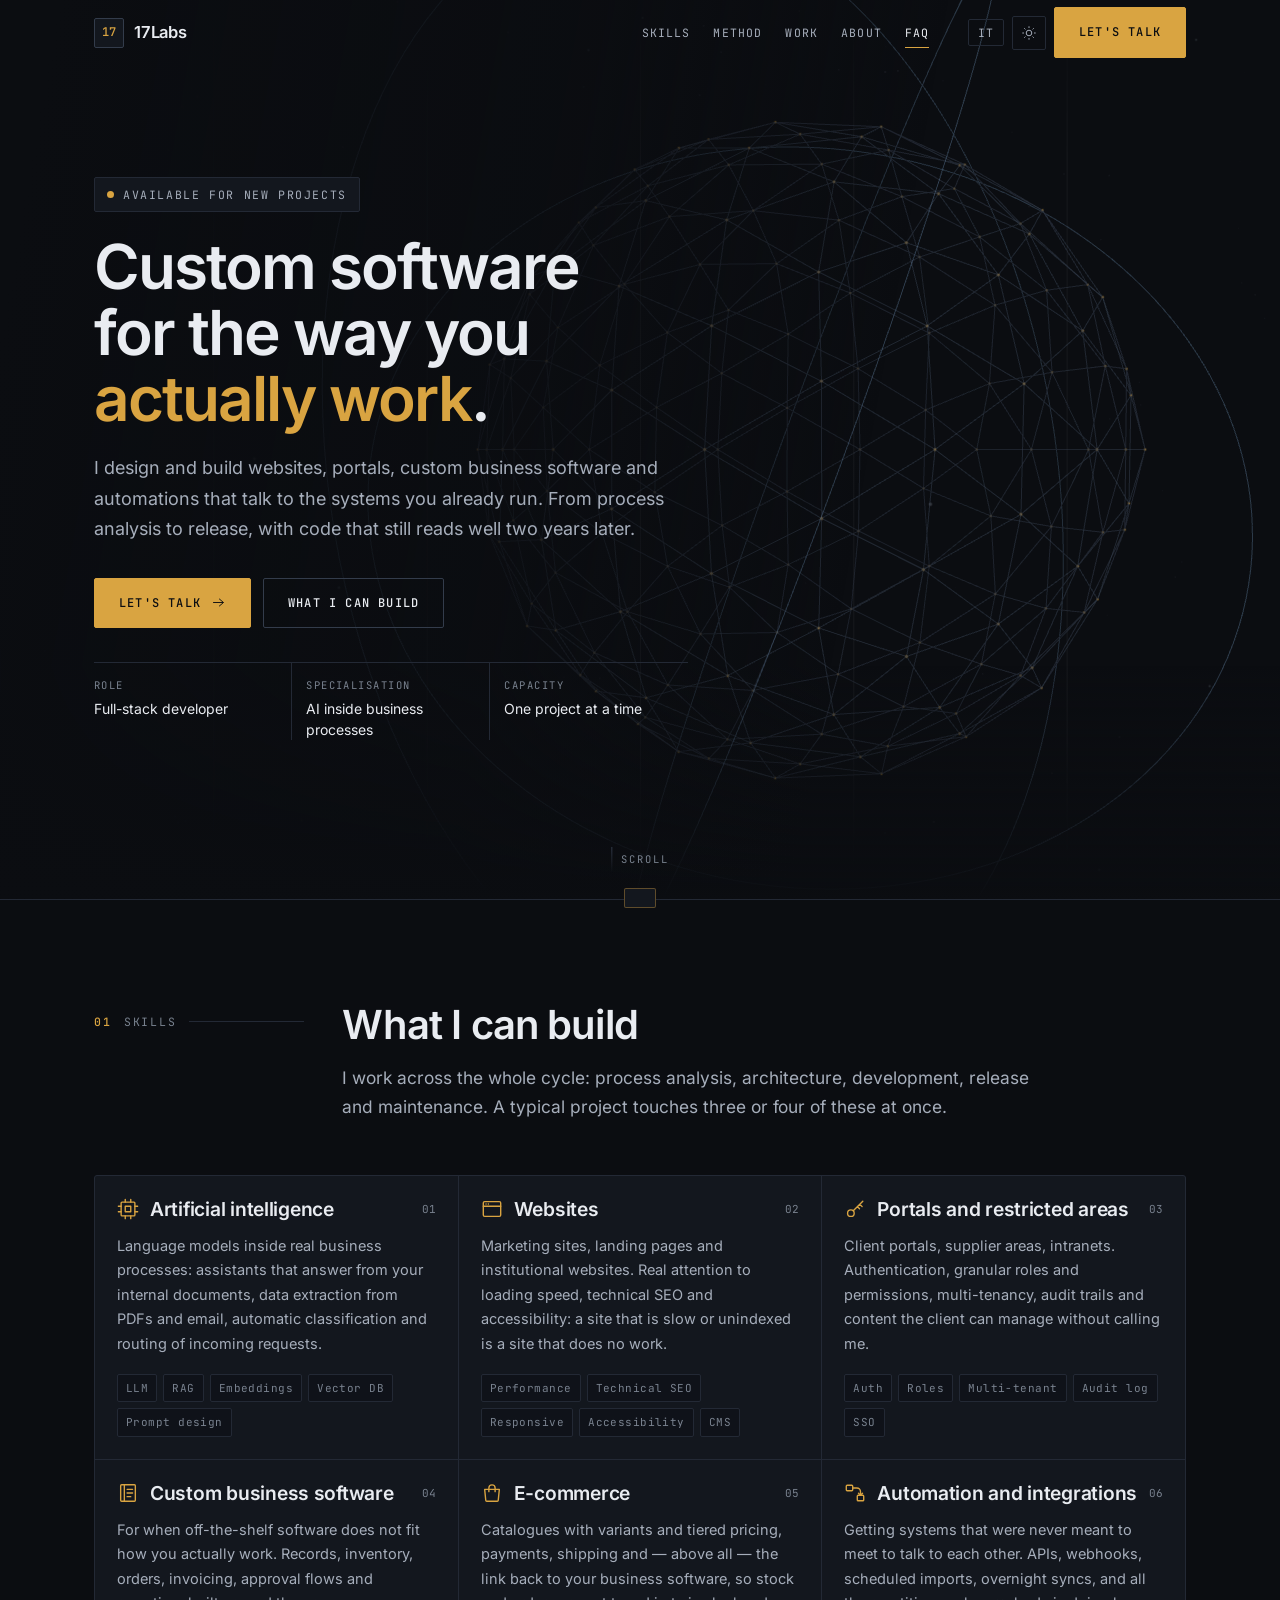
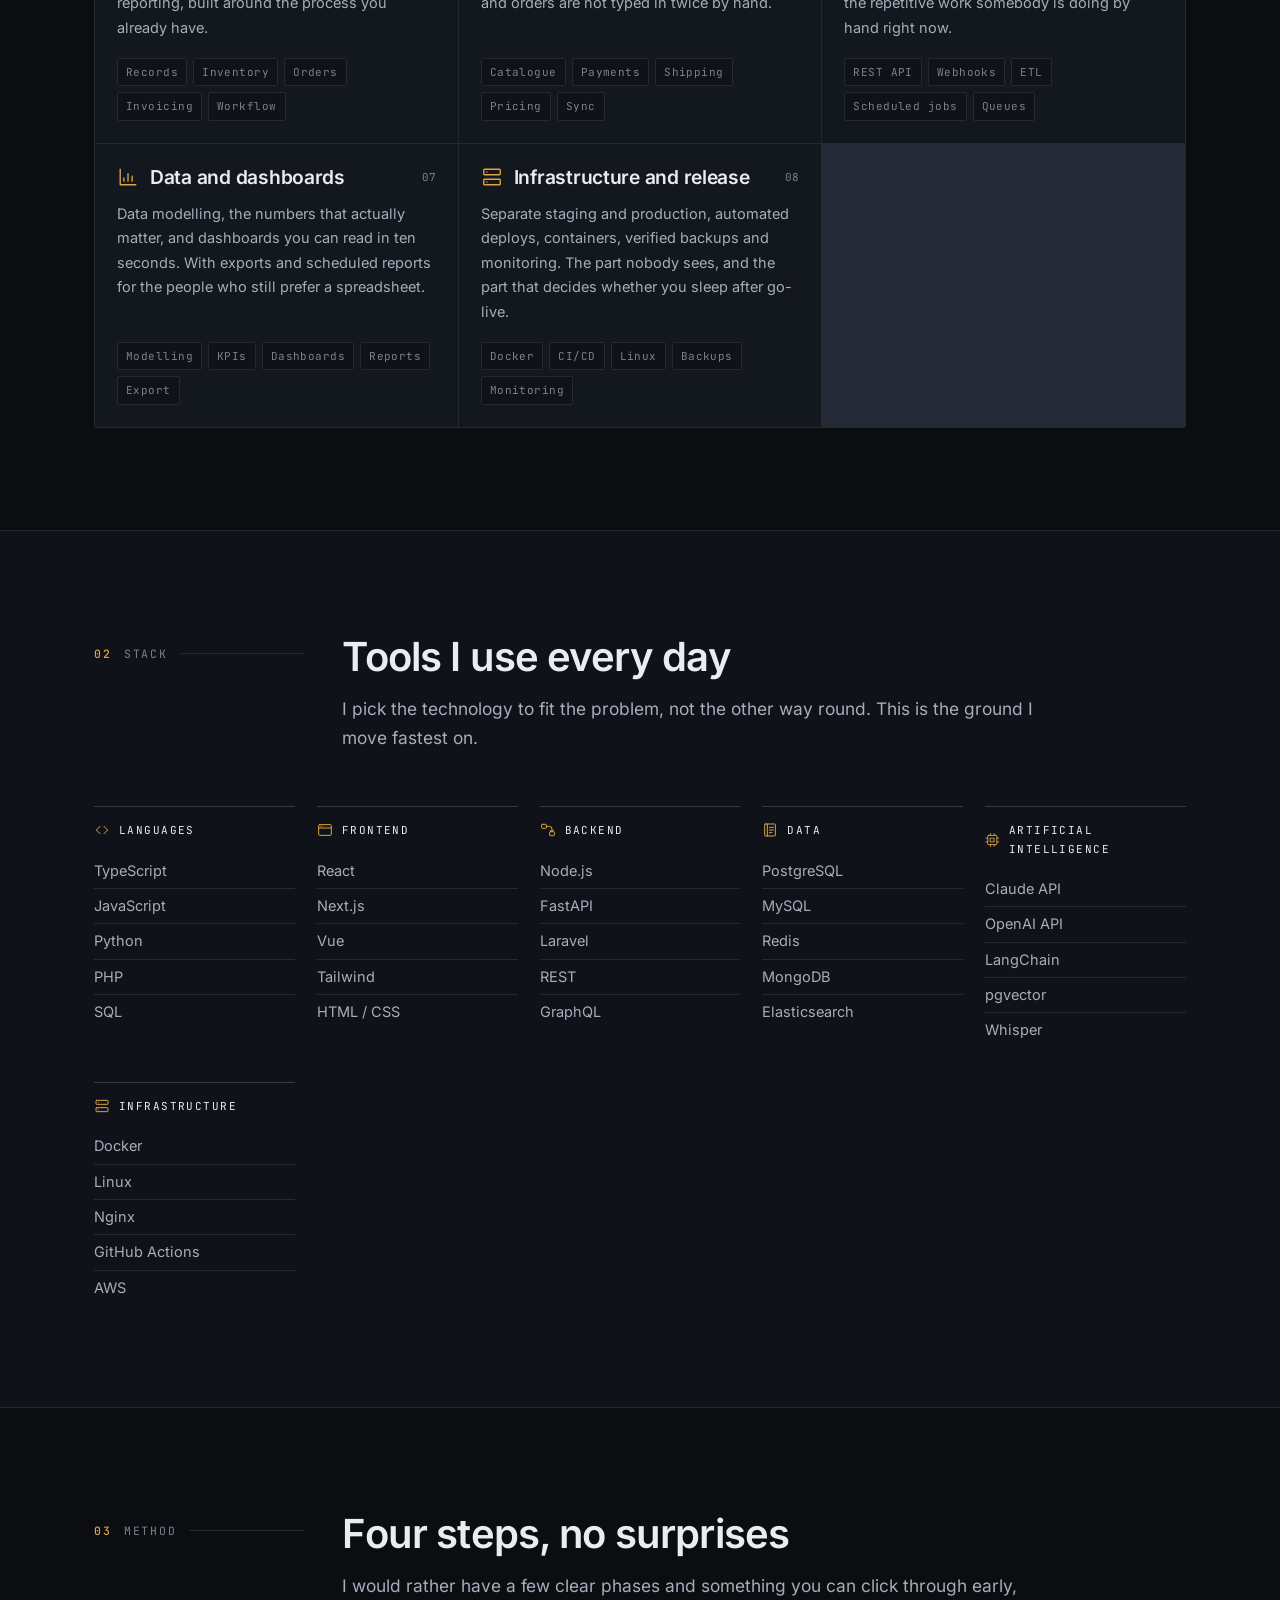
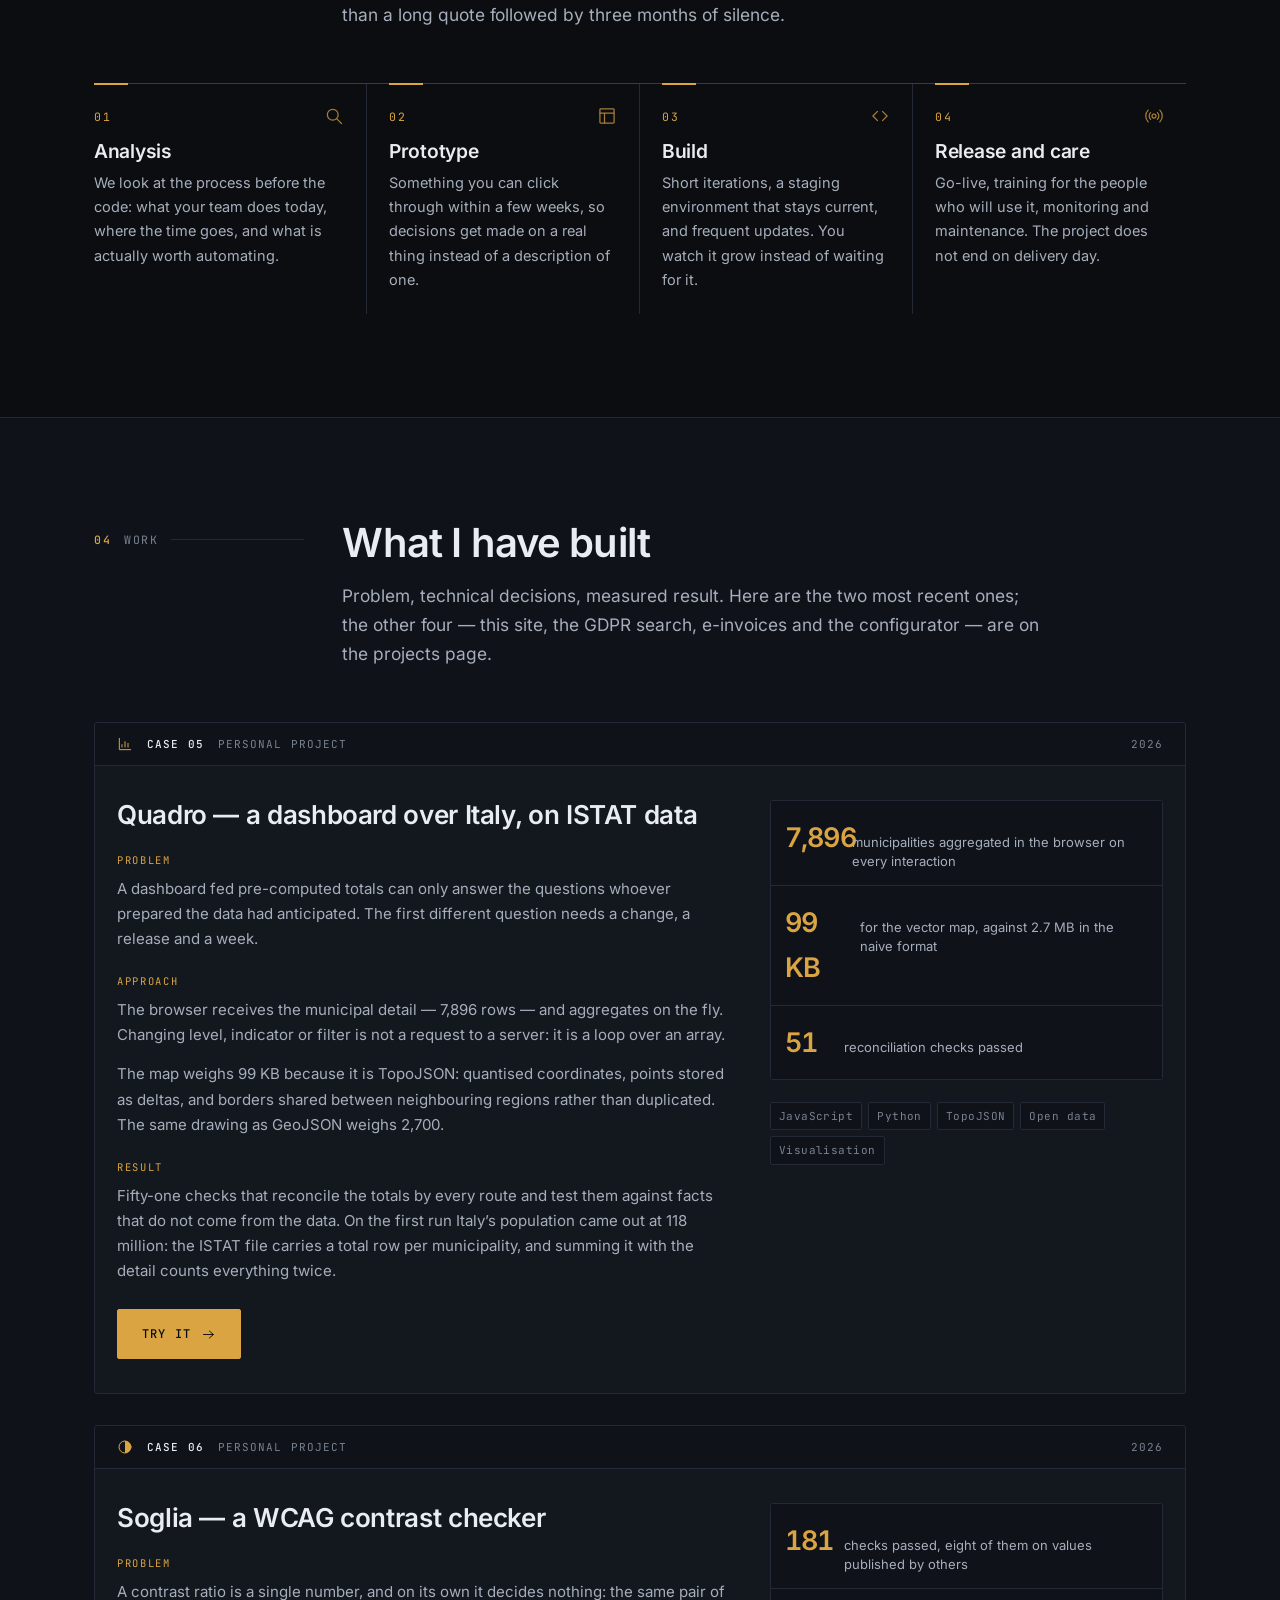
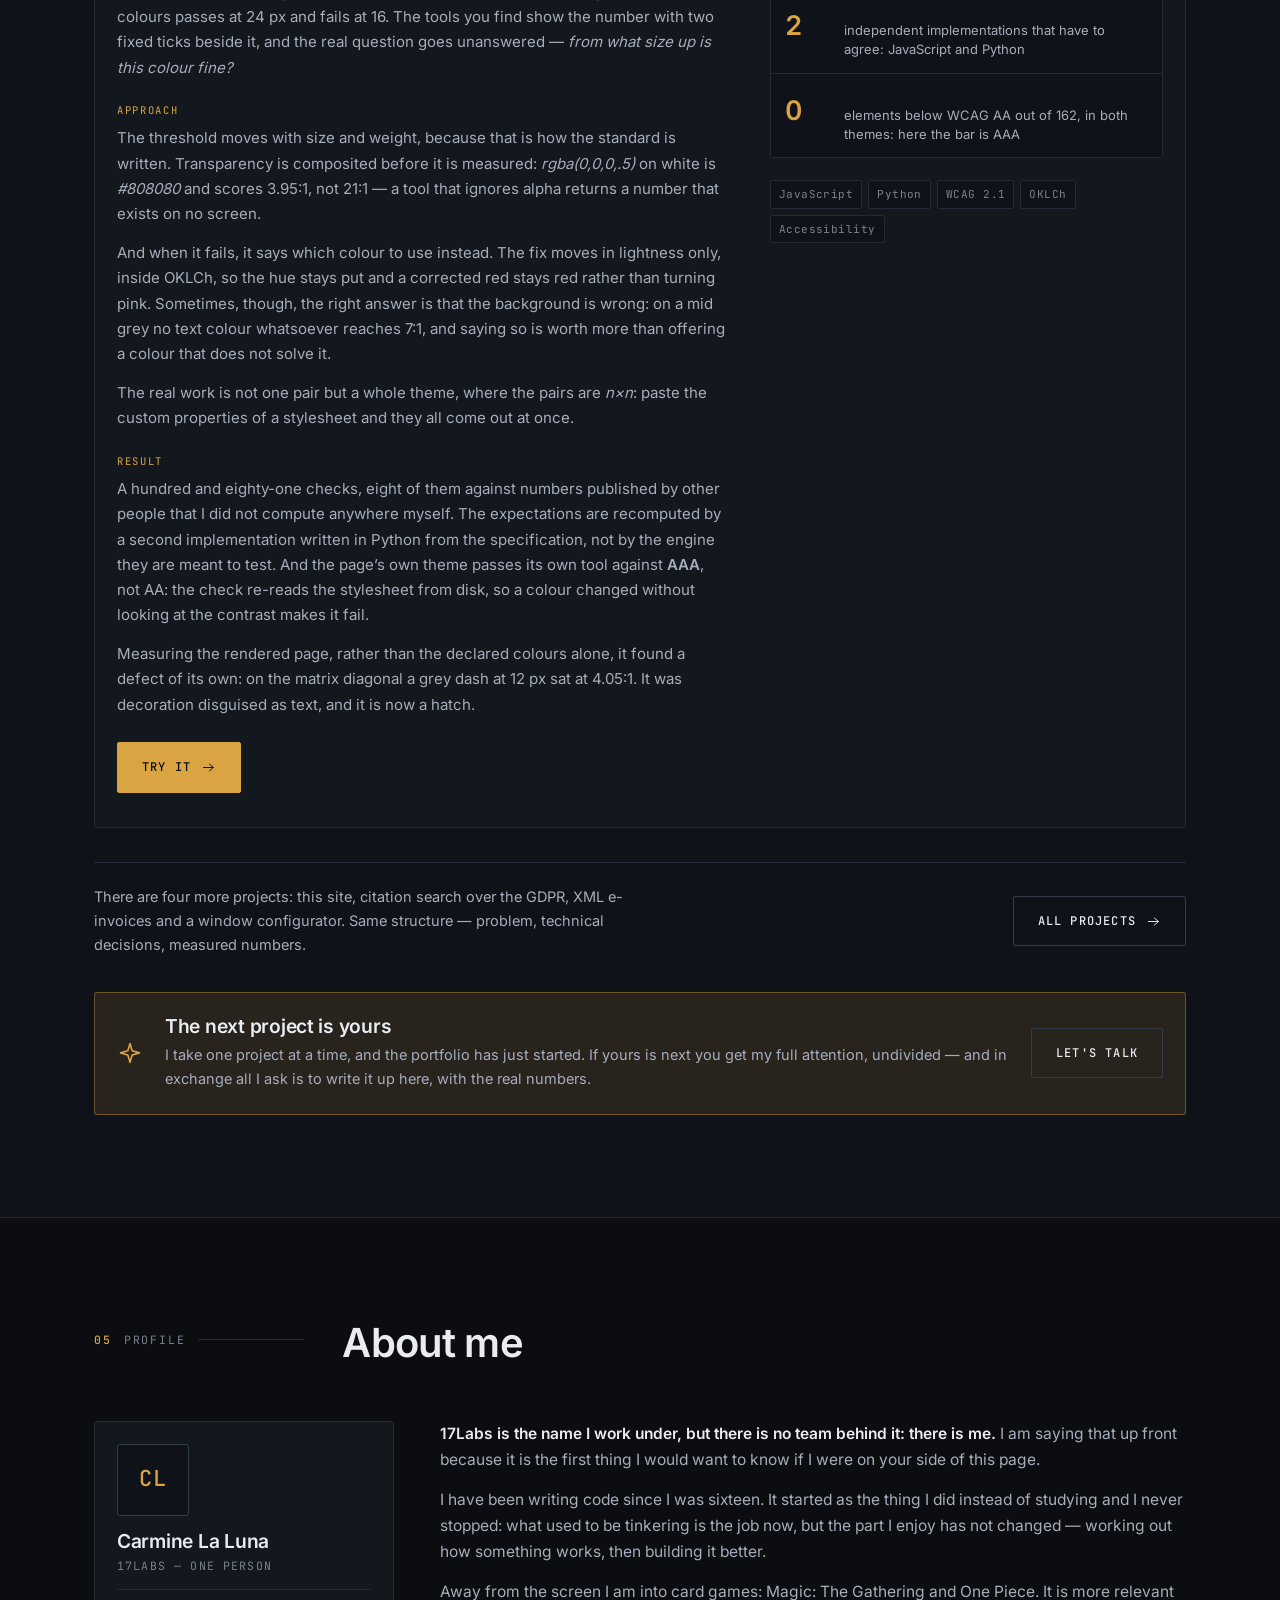
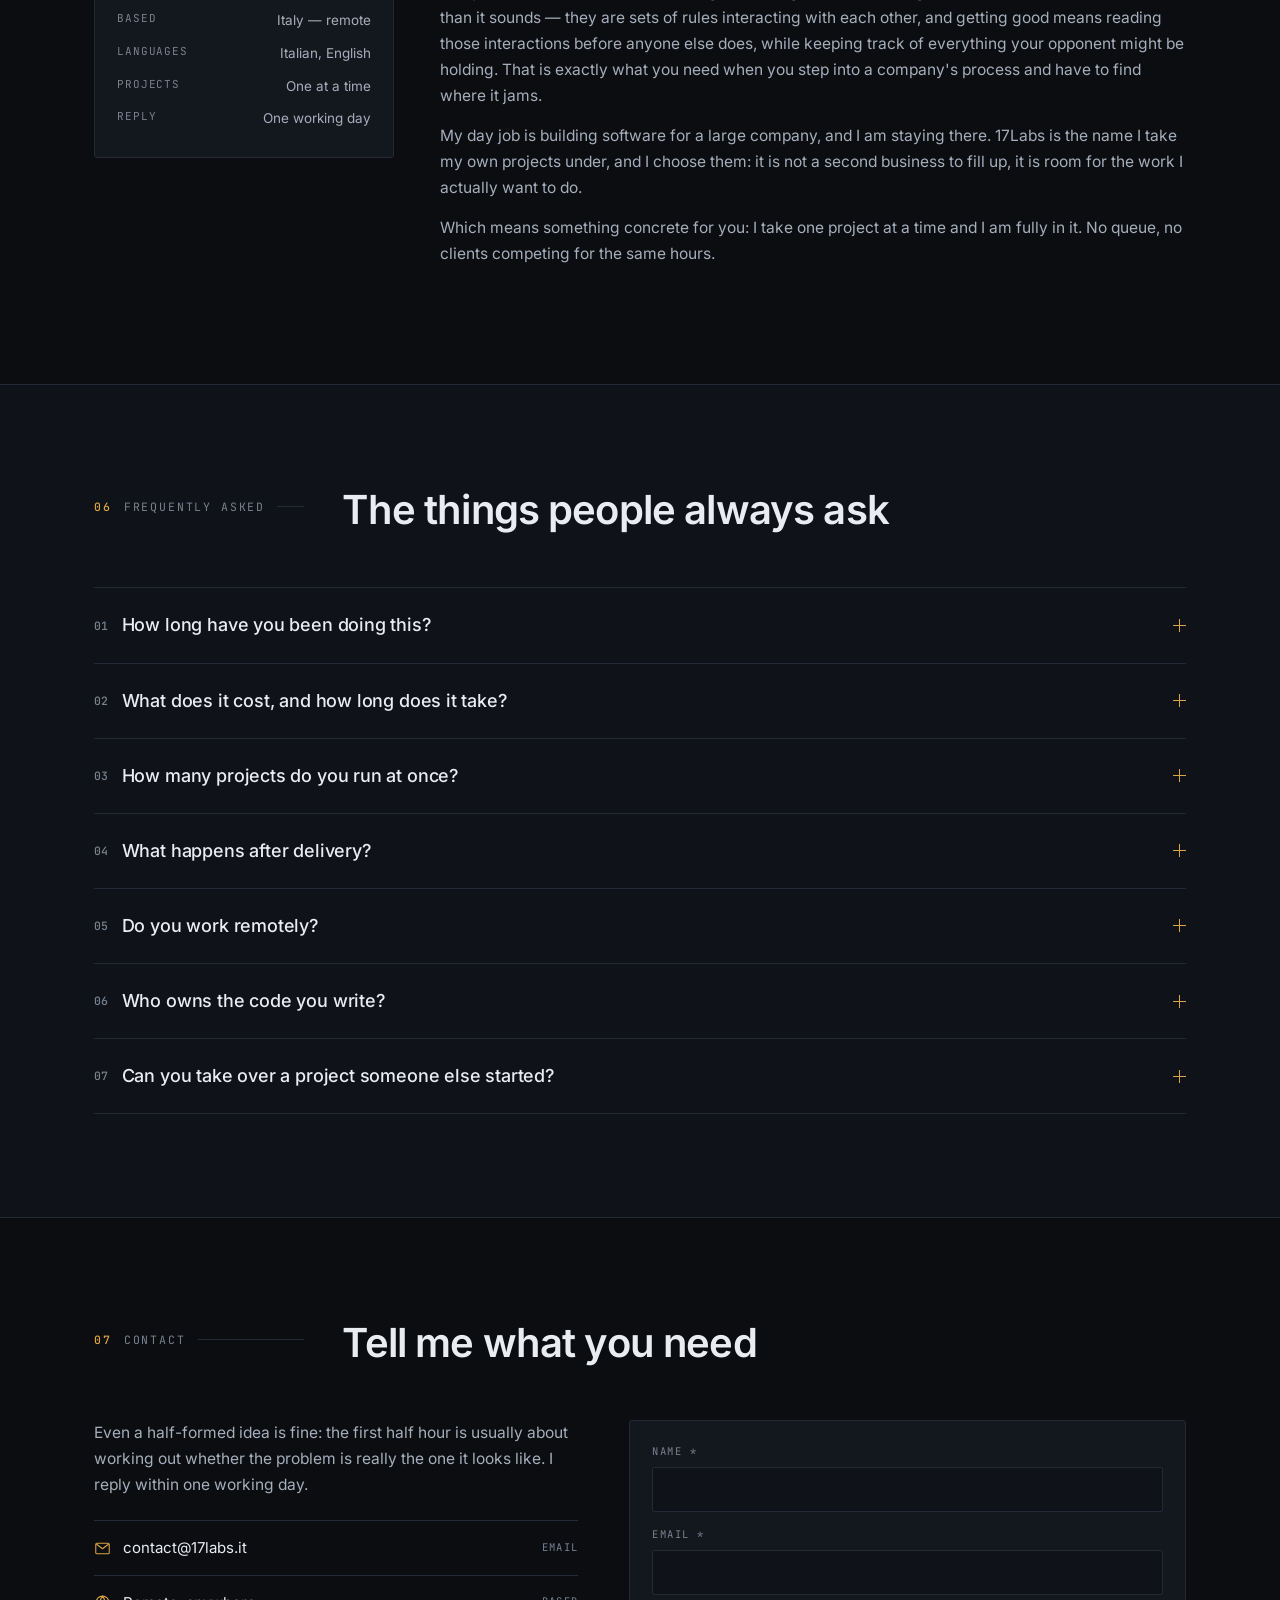
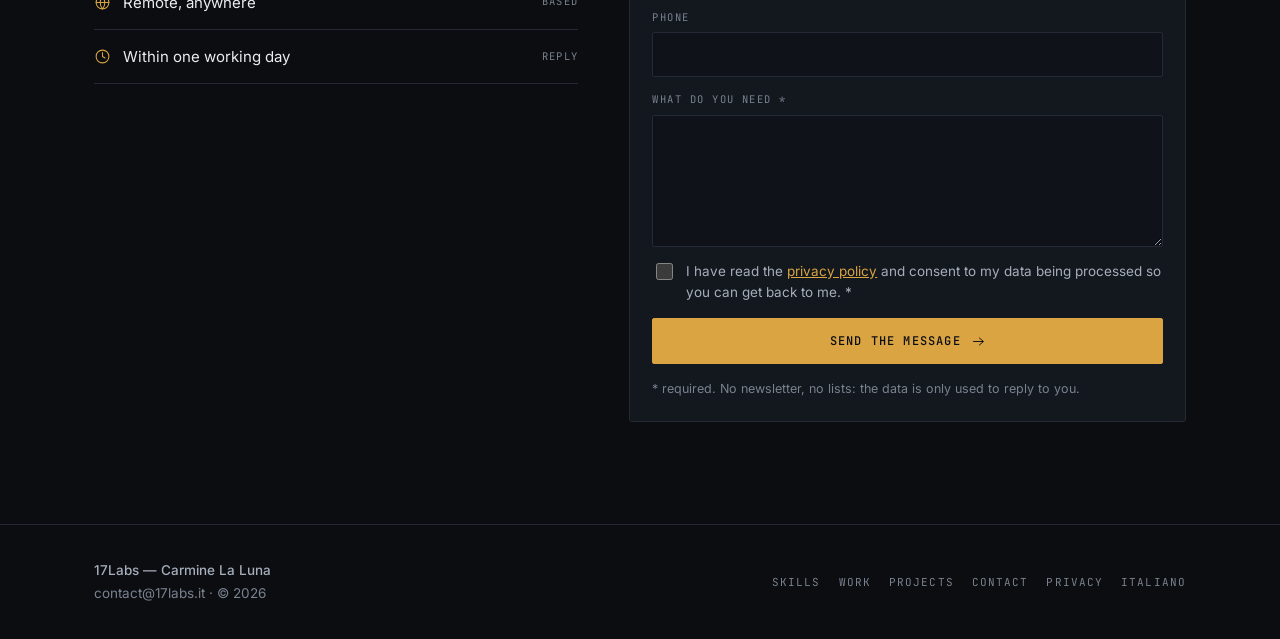
<file: en/index.html>
<!doctype html>
<html lang="en" data-theme="dark">
<head>
<meta charset="utf-8">
<meta name="viewport" content="width=device-width,initial-scale=1,viewport-fit=cover">
<title>17Labs — Custom software for businesses | Carmine La Luna</title>
<meta name="description" content="Websites, portals, custom business software and language-model integrations. From process analysis to release, with code that still reads well two years later.">
<meta name="theme-color" content="#0b0d11" media="(prefers-color-scheme: dark)">
<meta name="theme-color" content="#f3f1ec" media="(prefers-color-scheme: light)">

<meta property="og:type" content="website">
<meta property="og:site_name" content="17Labs">
<meta property="og:title" content="17Labs — Custom software for businesses">
<meta property="og:description" content="Websites, portals, custom business software and language-model integrations. From process analysis to release.">
<meta property="og:locale" content="en_GB">
<meta property="og:locale:alternate" content="it_IT">
<!-- og:image needs an absolute URL: relative paths work on no platform.
     PLACEHOLDER: og.png is still the one from Master, redraw it for V3. -->
<meta property="og:image" content="https://17labs.it/og.png">
<meta property="og:image:width" content="1200">
<meta property="og:image:height" content="630">
<meta property="og:image:alt" content="17Labs — custom software development">
<meta property="og:url" content="https://17labs.it/en/">
<link rel="canonical" href="https://17labs.it/en/">
<link rel="alternate" hreflang="it" href="https://17labs.it/">
<link rel="alternate" hreflang="en" href="https://17labs.it/en/">
<link rel="alternate" hreflang="x-default" href="https://17labs.it/">
<meta name="twitter:card" content="summary_large_image">
<meta name="twitter:title" content="17Labs — Custom software for businesses">
<meta name="twitter:description" content="Websites, portals, custom business software and language-model integrations.">
<meta name="twitter:image" content="https://17labs.it/og.png">

<!-- Person, not ProfessionalService: the latter declares a registered
     business. Switch to ProfessionalService once the VAT number exists. -->
<script type="application/ld+json">
{
  "@context": "https://schema.org",
  "@type": "Person",
  "name": "Carmine La Luna",
  "alternateName": "17Labs",
  "jobTitle": "Software developer",
  "description": "I build websites, portals, custom business software and AI-powered integrations.",
  "url": "https://17labs.it/en/",
  "email": "contact@17labs.it",
  "knowsLanguage": ["it", "en"],
  "knowsAbout": [
    "Custom software development",
    "Web development",
    "Client portals and restricted areas",
    "Business management software",
    "Large language model integration"
  ]
}
</script>

<link rel="stylesheet" href="../assets/fonts.css">
<link rel="icon" href="data:image/svg+xml,%3Csvg xmlns='http://www.w3.org/2000/svg' viewBox='0 0 32 32'%3E%3Crect width='32' height='32' rx='3' fill='%230b0d11'/%3E%3Crect x='3.5' y='3.5' width='25' height='25' rx='1.5' fill='none' stroke='%23333c4b'/%3E%3Cg fill='%23d9a441'%3E%3Crect x='9' y='10' width='2.5' height='12'/%3E%3Crect x='9' y='10' width='6' height='2.5'/%3E%3Crect x='17' y='10' width='7' height='2.5'/%3E%3Crect x='19' y='12.5' width='2.5' height='9.5'/%3E%3C/g%3E%3C/svg%3E">

<!-- Two things, before the first paint.
     1. The saved theme, so there is no white flash.
     2. The .js class: the scroll reveals stay hidden only when there is
        JavaScript to reveal them. Without this line a browser with JS
        turned off would show an empty page. -->
<script>
  (function () {
    var d = document.documentElement;
    d.classList.add('js');
    try {
      var t = localStorage.getItem('v3-theme');
      if (t === 'light' || t === 'dark') d.setAttribute('data-theme', t);
    } catch (e) {}
  })();
</script>
<link rel="stylesheet" href="../assets/style.css">
</head>
<body>

<a class="skip" href="#top">Skip to content</a>
<div class="gridlines" aria-hidden="true"></div>
<div class="readout" id="readout" role="status" aria-live="polite"></div>

<!-- ============================================================
     Icons: an inline symbol sheet, drawn as strokes on a 24 grid.
     No library, no extra request, and they inherit the text colour
     in both themes.
     ============================================================ -->
<svg width="0" height="0" style="position:absolute" aria-hidden="true" focusable="false">
  <defs>
    <symbol id="i-chip" viewBox="0 0 24 24"><rect x="4.5" y="4.5" width="15" height="15" rx="1"/><rect x="9" y="9" width="6" height="6"/><path d="M9 1.5V4.5M15 1.5V4.5M9 19.5v3M15 19.5v3M1.5 9h3M1.5 15h3M19.5 9h3M19.5 15h3"/></symbol>
    <symbol id="i-browser" viewBox="0 0 24 24"><rect x="2.5" y="4" width="19" height="16" rx="1.5"/><path d="M2.5 9h19M5.5 6.5h.01M8 6.5h.01"/></symbol>
    <symbol id="i-key" viewBox="0 0 24 24"><circle cx="7.5" cy="16.5" r="3.6"/><path d="M10.1 13.9 20.5 3.5M17.2 6.8l2.6 2.6M14.6 9.4l2.3 2.3"/></symbol>
    <symbol id="i-ledger" viewBox="0 0 24 24"><rect x="4" y="3" width="16" height="18" rx="1"/><path d="M8 3v18M11 8h6M11 12h6M11 16h4"/></symbol>
    <symbol id="i-bag" viewBox="0 0 24 24"><path d="M4 8h16l-1.2 12.1a1 1 0 0 1-1 .9H6.2a1 1 0 0 1-1-.9L4 8Z"/><path d="M8.6 10.5V6.6a3.4 3.4 0 0 1 6.8 0v3.9"/></symbol>
    <symbol id="i-flow" viewBox="0 0 24 24"><rect x="2.5" y="3.5" width="7" height="6" rx="1"/><rect x="14.5" y="14.5" width="7" height="6" rx="1"/><path d="M9.5 6.5h4.5a4 4 0 0 1 4 4v4"/><path d="M15.8 12.2 18 14.4l2.2-2.2"/></symbol>
    <symbol id="i-chart" viewBox="0 0 24 24"><path d="M3.5 3.5v17h17"/><path d="M7.5 16.5v-3.5M12 16.5v-8M16.5 16.5v-5.5"/></symbol>
    <symbol id="i-server" viewBox="0 0 24 24"><rect x="3" y="3.5" width="18" height="6" rx="1"/><rect x="3" y="14.5" width="18" height="6" rx="1"/><path d="M6.5 6.5h.01M6.5 17.5h.01"/></symbol>
    <symbol id="i-search" viewBox="0 0 24 24"><circle cx="10.5" cy="10.5" r="6.5"/><path d="M15.4 15.4 21 21"/></symbol>
    <symbol id="i-draft" viewBox="0 0 24 24"><rect x="3.5" y="3.5" width="17" height="17" rx="1"/><path d="M3.5 8.5h17M9 8.5v12"/></symbol>
    <symbol id="i-contrast" viewBox="0 0 24 24"><circle cx="12" cy="12" r="9"/><path d="M12 3a9 9 0 0 1 0 18Z" fill="currentColor" stroke="none"/></symbol>
    <symbol id="i-code" viewBox="0 0 24 24"><path d="M9 6.5 3.5 12 9 17.5M15 6.5 20.5 12 15 17.5"/></symbol>
    <symbol id="i-live" viewBox="0 0 24 24"><circle cx="12" cy="12" r="2.4"/><path d="M7.9 7.9a5.8 5.8 0 0 0 0 8.2M16.1 7.9a5.8 5.8 0 0 1 0 8.2M5 5a9.9 9.9 0 0 0 0 14M19 5a9.9 9.9 0 0 1 0 14"/></symbol>
    <symbol id="i-mail" viewBox="0 0 24 24"><rect x="2.5" y="4.5" width="19" height="15" rx="1.5"/><path d="m3.6 6 8.4 6.4L20.4 6"/></symbol>
    <symbol id="i-globe" viewBox="0 0 24 24"><circle cx="12" cy="12" r="9"/><path d="M3 12h18M12 3a14 14 0 0 1 0 18 14 14 0 0 1 0-18Z"/></symbol>
    <symbol id="i-clock" viewBox="0 0 24 24"><circle cx="12" cy="12" r="9"/><path d="M12 6.5V12l3.6 2.1"/></symbol>
    <symbol id="i-spark" viewBox="0 0 24 24"><path d="M12 3.2 14 9.9l6.7 2-6.7 2-2 6.7-2-6.7-6.7-2 6.7-2Z"/></symbol>
    <symbol id="i-arrow" viewBox="0 0 24 24"><path d="M4 12h15M13.5 6.5 20 12l-6.5 5.5"/></symbol>
    <symbol id="i-sun" viewBox="0 0 24 24"><circle cx="12" cy="12" r="4.2"/><path d="M12 2v2.4M12 19.6V22M2 12h2.4M19.6 12H22M4.9 4.9l1.7 1.7M17.4 17.4l1.7 1.7M19.1 4.9l-1.7 1.7M6.6 17.4l-1.7 1.7"/></symbol>
    <symbol id="i-moon" viewBox="0 0 24 24"><path d="M20.5 14.6A8.6 8.6 0 0 1 9.4 3.5a8.6 8.6 0 1 0 11.1 11.1Z"/></symbol>
    <symbol id="i-menu" viewBox="0 0 24 24"><path d="M3.5 7h17M3.5 12h17M3.5 17h17"/></symbol>
  </defs>
</svg>

<noscript>
  <p style="padding:90px 20px 20px;max-width:62ch;margin:0 auto;line-height:1.7">
    This page uses JavaScript for the header animation and the compact menu, but
    all of the content — skills, stack, method, work, contact — is readable below
    without it.
  </p>
</noscript>

<!-- ============================ NAVIGATION ============================ -->
<header class="nav" id="nav">
  <div class="wrap nav__inner">
    <a class="brand" href="#top">
      <span class="brand__mark" aria-hidden="true">17</span>
      17Labs
    </a>

    <nav class="nav__links" aria-label="Sections">
      <a href="#skills">Skills</a>
      <a href="#method">Method</a>
      <a href="#work">Work</a>
      <a href="#about">About</a>
      <a href="#faq">FAQ</a>
    </nav>

    <div class="nav__end">
      <a class="lang" href="../" hreflang="it" lang="it">IT</a>
      <button class="iconbtn" id="theme-toggle" type="button" aria-label="Switch between light and dark theme">
        <svg class="i-sun" aria-hidden="true"><use href="#i-sun"></use></svg>
        <svg class="i-moon" aria-hidden="true"><use href="#i-moon"></use></svg>
      </button>
      <a class="btn btn--primary" href="#contact">Let's talk</a>
      <button class="iconbtn nav__burger" id="nav-toggle" type="button"
              aria-expanded="false" aria-controls="nav-menu" aria-label="Open the menu">
        <svg aria-hidden="true"><use href="#i-menu"></use></svg>
      </button>
    </div>
  </div>

  <nav class="nav__panel" id="nav-menu" hidden aria-label="Main menu">
    <a href="#skills">Skills</a>
    <a href="#stack">Stack</a>
    <a href="#method">Method</a>
    <a href="#work">Work</a>
    <a href="#about">About</a>
    <a href="#faq">FAQ</a>
    <a class="btn btn--primary" href="#contact">Let's talk</a>
  </nav>
</header>

<main id="top">

<!-- ============================ HERO ============================ -->
<section class="hero">
  <div class="hero__gl" id="hero-gl" aria-hidden="true"></div>
  <div class="hero__veil" aria-hidden="true"></div>

  <div class="wrap hero__inner">
    <div class="hero__grid">
      <div>
        <p class="status"><i aria-hidden="true"></i>Available for new projects</p>

        <h1>Custom software for the way you <em>actually work</em>.</h1>

        <p class="hero__body">
          I design and build websites, portals, custom business software and automations
          that talk to the systems you already run. From process analysis to release, with
          code that still reads well two years later.
        </p>

        <div class="hero__cta">
          <a class="btn btn--primary btn--lg" href="#contact">
            Let's talk
            <svg class="ico" aria-hidden="true"><use href="#i-arrow"></use></svg>
          </a>
          <a class="btn btn--ghost" href="#skills">What I can build</a>
        </div>

        <!-- The same information that would elsewhere be a bullet list,
             laid out as a spec sheet: it is the register of the whole site. -->
        <dl class="specs">
          <div>
            <dt>Role</dt>
            <dd>Full-stack developer</dd>
          </div>
          <div>
            <dt>Specialisation</dt>
            <dd>AI inside business processes</dd>
          </div>
          <div>
            <dt>Capacity</dt>
            <dd>One project at a time</dd>
          </div>
        </dl>
      </div>
      <div aria-hidden="true"></div>
    </div>
  </div>

  <a class="hero__scroll" href="#skills"><i aria-hidden="true"></i>Scroll</a>
</section>

<!-- ============================ SKILLS ============================ -->
<section class="section" id="skills">
  <div class="wrap">
    <div class="sec__head reveal">
      <p class="eyebrow"><b>01</b>Skills</p>
      <div>
        <h2>What I can build</h2>
        <p class="lede">
          I work across the whole cycle: process analysis, architecture, development,
          release and maintenance. A typical project touches three or four of these at once.
        </p>
      </div>
    </div>

    <div class="cards reveal">
      <article class="card">
        <div class="card__top">
          <svg class="ico" aria-hidden="true"><use href="#i-chip"></use></svg>
          <h3>Artificial intelligence</h3>
          <span class="card__n">01</span>
        </div>
        <p>Language models inside real business processes: assistants that answer from your internal documents, data extraction from PDFs and email, automatic classification and routing of incoming requests.</p>
        <ul class="tags"><li>LLM</li><li>RAG</li><li>Embeddings</li><li>Vector DB</li><li>Prompt design</li></ul>
      </article>

      <article class="card">
        <div class="card__top">
          <svg class="ico" aria-hidden="true"><use href="#i-browser"></use></svg>
          <h3>Websites</h3>
          <span class="card__n">02</span>
        </div>
        <p>Marketing sites, landing pages and institutional websites. Real attention to loading speed, technical SEO and accessibility: a site that is slow or unindexed is a site that does no work.</p>
        <ul class="tags"><li>Performance</li><li>Technical SEO</li><li>Responsive</li><li>Accessibility</li><li>CMS</li></ul>
      </article>

      <article class="card">
        <div class="card__top">
          <svg class="ico" aria-hidden="true"><use href="#i-key"></use></svg>
          <h3>Portals and restricted areas</h3>
          <span class="card__n">03</span>
        </div>
        <p>Client portals, supplier areas, intranets. Authentication, granular roles and permissions, multi-tenancy, audit trails and content the client can manage without calling me.</p>
        <ul class="tags"><li>Auth</li><li>Roles</li><li>Multi-tenant</li><li>Audit log</li><li>SSO</li></ul>
      </article>

      <article class="card">
        <div class="card__top">
          <svg class="ico" aria-hidden="true"><use href="#i-ledger"></use></svg>
          <h3>Custom business software</h3>
          <span class="card__n">04</span>
        </div>
        <p>For when off-the-shelf software does not fit how you actually work. Records, inventory, orders, invoicing, approval flows and reporting, built around the process you already have.</p>
        <ul class="tags"><li>Records</li><li>Inventory</li><li>Orders</li><li>Invoicing</li><li>Workflow</li></ul>
      </article>

      <article class="card">
        <div class="card__top">
          <svg class="ico" aria-hidden="true"><use href="#i-bag"></use></svg>
          <h3>E-commerce</h3>
          <span class="card__n">05</span>
        </div>
        <p>Catalogues with variants and tiered pricing, payments, shipping and — above all — the link back to your business software, so stock and orders are not typed in twice by hand.</p>
        <ul class="tags"><li>Catalogue</li><li>Payments</li><li>Shipping</li><li>Pricing</li><li>Sync</li></ul>
      </article>

      <article class="card">
        <div class="card__top">
          <svg class="ico" aria-hidden="true"><use href="#i-flow"></use></svg>
          <h3>Automation and integrations</h3>
          <span class="card__n">06</span>
        </div>
        <p>Getting systems that were never meant to meet to talk to each other. APIs, webhooks, scheduled imports, overnight syncs, and all the repetitive work somebody is doing by hand right now.</p>
        <ul class="tags"><li>REST API</li><li>Webhooks</li><li>ETL</li><li>Scheduled jobs</li><li>Queues</li></ul>
      </article>

      <article class="card">
        <div class="card__top">
          <svg class="ico" aria-hidden="true"><use href="#i-chart"></use></svg>
          <h3>Data and dashboards</h3>
          <span class="card__n">07</span>
        </div>
        <p>Data modelling, the numbers that actually matter, and dashboards you can read in ten seconds. With exports and scheduled reports for the people who still prefer a spreadsheet.</p>
        <ul class="tags"><li>Modelling</li><li>KPIs</li><li>Dashboards</li><li>Reports</li><li>Export</li></ul>
      </article>

      <article class="card">
        <div class="card__top">
          <svg class="ico" aria-hidden="true"><use href="#i-server"></use></svg>
          <h3>Infrastructure and release</h3>
          <span class="card__n">08</span>
        </div>
        <p>Separate staging and production, automated deploys, containers, verified backups and monitoring. The part nobody sees, and the part that decides whether you sleep after go-live.</p>
        <ul class="tags"><li>Docker</li><li>CI/CD</li><li>Linux</li><li>Backups</li><li>Monitoring</li></ul>
      </article>
    </div>
  </div>
</section>

<!-- ============================ STACK ============================ -->
<section class="section section--alt" id="stack">
  <div class="wrap">
    <div class="sec__head reveal">
      <p class="eyebrow"><b>02</b>Stack</p>
      <div>
        <h2>Tools I use every day</h2>
        <p class="lede">
          I pick the technology to fit the problem, not the other way round. This is the
          ground I move fastest on.
        </p>
      </div>
    </div>

    <div class="stack reveal">
      <div class="stack__col">
        <p class="stack__title"><svg class="ico" aria-hidden="true"><use href="#i-code"></use></svg>Languages</p>
        <ul><li>TypeScript</li><li>JavaScript</li><li>Python</li><li>PHP</li><li>SQL</li></ul>
      </div>
      <div class="stack__col">
        <p class="stack__title"><svg class="ico" aria-hidden="true"><use href="#i-browser"></use></svg>Frontend</p>
        <ul><li>React</li><li>Next.js</li><li>Vue</li><li>Tailwind</li><li>HTML / CSS</li></ul>
      </div>
      <div class="stack__col">
        <p class="stack__title"><svg class="ico" aria-hidden="true"><use href="#i-flow"></use></svg>Backend</p>
        <ul><li>Node.js</li><li>FastAPI</li><li>Laravel</li><li>REST</li><li>GraphQL</li></ul>
      </div>
      <div class="stack__col">
        <p class="stack__title"><svg class="ico" aria-hidden="true"><use href="#i-ledger"></use></svg>Data</p>
        <ul><li>PostgreSQL</li><li>MySQL</li><li>Redis</li><li>MongoDB</li><li>Elasticsearch</li></ul>
      </div>
      <div class="stack__col">
        <p class="stack__title"><svg class="ico" aria-hidden="true"><use href="#i-chip"></use></svg>Artificial intelligence</p>
        <ul><li>Claude API</li><li>OpenAI API</li><li>LangChain</li><li>pgvector</li><li>Whisper</li></ul>
      </div>
      <div class="stack__col">
        <p class="stack__title"><svg class="ico" aria-hidden="true"><use href="#i-server"></use></svg>Infrastructure</p>
        <ul><li>Docker</li><li>Linux</li><li>Nginx</li><li>GitHub Actions</li><li>AWS</li></ul>
      </div>
    </div>
  </div>
</section>

<!-- ============================ METHOD ============================ -->
<section class="section" id="method">
  <div class="wrap">
    <div class="sec__head reveal">
      <p class="eyebrow"><b>03</b>Method</p>
      <div>
        <h2>Four steps, no surprises</h2>
        <p class="lede">
          I would rather have a few clear phases and something you can click through early,
          than a long quote followed by three months of silence.
        </p>
      </div>
    </div>

    <div class="steps reveal">
      <article class="step">
        <div class="step__top">
          <span class="step__n">01</span>
          <svg class="ico" aria-hidden="true"><use href="#i-search"></use></svg>
        </div>
        <h3>Analysis</h3>
        <p>We look at the process before the code: what your team does today, where the time goes, and what is actually worth automating.</p>
      </article>
      <article class="step">
        <div class="step__top">
          <span class="step__n">02</span>
          <svg class="ico" aria-hidden="true"><use href="#i-draft"></use></svg>
        </div>
        <h3>Prototype</h3>
        <p>Something you can click through within a few weeks, so decisions get made on a real thing instead of a description of one.</p>
      </article>
      <article class="step">
        <div class="step__top">
          <span class="step__n">03</span>
          <svg class="ico" aria-hidden="true"><use href="#i-code"></use></svg>
        </div>
        <h3>Build</h3>
        <p>Short iterations, a staging environment that stays current, and frequent updates. You watch it grow instead of waiting for it.</p>
      </article>
      <article class="step">
        <div class="step__top">
          <span class="step__n">04</span>
          <svg class="ico" aria-hidden="true"><use href="#i-live"></use></svg>
        </div>
        <h3>Release and care</h3>
        <p>Go-live, training for the people who will use it, monitoring and maintenance. The project does not end on delivery day.</p>
      </article>
    </div>
  </div>
</section>

<!-- ============================ WORK ============================
     The TWO most recent cards live here. All six are in
     projects.html: six case studies in a row were a wall, and
     nobody arriving from search read any of them.
     A new card goes there; here you swap in the latest two and
     update the lede that says how many the others are.
================================================================= -->
<section class="section section--alt" id="work">
  <div class="wrap">
    <div class="sec__head reveal">
      <p class="eyebrow"><b>04</b>Work</p>
      <div>
        <h2>What I have built</h2>
        <p class="lede">
          Problem, technical decisions, measured result. Here are the two most recent ones;
          the other four &mdash; this site, the GDPR search, e-invoices and the configurator
          &mdash; are on the projects page.
        </p>
      </div>
    </div>

    <!-- Reference to Quadro. -->
    <article class="case reveal">
      <div class="case__bar">
        <svg class="ico" aria-hidden="true"><use href="#i-chart"></use></svg>
        <b>Case 05</b><span>Personal project</span><span>2026</span>
      </div>
      <div class="case__body">
        <div>
          <h3>Quadro &mdash; a dashboard over Italy, on ISTAT data</h3>
          <div class="block">
            <span class="block__k">Problem</span>
            <p>A dashboard fed pre-computed totals can only answer the questions whoever
               prepared the data had anticipated. The first different question needs a change,
               a release and a week.</p>
          </div>
          <div class="block">
            <span class="block__k">Approach</span>
            <p>The browser receives the municipal detail &mdash; 7,896 rows &mdash; and
               aggregates on the fly. Changing level, indicator or filter is not a request to a
               server: it is a loop over an array.</p>
            <p>The map weighs 99 KB because it is TopoJSON: quantised coordinates, points
               stored as deltas, and borders shared between neighbouring regions rather than
               duplicated. The same drawing as GeoJSON weighs 2,700.</p>
          </div>
          <div class="block">
            <span class="block__k">Result</span>
            <p>Fifty-one checks that reconcile the totals by every route and test them against
               facts that do not come from the data. On the first run Italy&rsquo;s population
               came out at 118 million: the ISTAT file carries a total row per municipality,
               and summing it with the detail counts everything twice.</p>
          </div>
          <div style="margin-top:clamp(18px,2vw,26px)">
            <a class="btn btn--primary" href="https://quadro.17labs.it/" rel="noopener">
              Try it <svg class="ico" aria-hidden="true"><use href="#i-arrow"></use></svg>
            </a>
          </div>
        </div>
        <div>
          <div class="metrics">
            <div class="metric"><b>7,896</b><span>municipalities aggregated in the browser on every interaction</span></div>
            <div class="metric"><b>99 KB</b><span>for the vector map, against 2.7 MB in the naive format</span></div>
            <div class="metric"><b>51</b><span>reconciliation checks passed</span></div>
          </div>
          <ul class="tags"><li>JavaScript</li><li>Python</li><li>TopoJSON</li><li>Open data</li><li>Visualisation</li></ul>
        </div>
      </div>
    </article>


    <!-- Reference to Soglia. -->
    <article class="case reveal" style="margin-top:clamp(20px,2.4vw,32px)">
      <div class="case__bar">
        <svg class="ico" aria-hidden="true"><use href="#i-contrast"></use></svg>
        <b>Case 06</b><span>Personal project</span><span>2026</span>
      </div>
      <div class="case__body">
        <div>
          <h3>Soglia &mdash; a WCAG contrast checker</h3>
          <div class="block">
            <span class="block__k">Problem</span>
            <p>A contrast ratio is a single number, and on its own it decides nothing: the same
               pair of colours passes at 24 px and fails at 16. The tools you find show the
               number with two fixed ticks beside it, and the real question goes unanswered
               &mdash; <em>from what size up is this colour fine?</em></p>
          </div>
          <div class="block">
            <span class="block__k">Approach</span>
            <p>The threshold moves with size and weight, because that is how the standard is
               written. Transparency is composited before it is measured:
               <em>rgba(0,0,0,.5)</em> on white is <em>#808080</em> and scores 3.95:1, not
               21:1 &mdash; a tool that ignores alpha returns a number that exists on no
               screen.</p>
            <p>And when it fails, it says which colour to use instead. The fix moves in
               lightness only, inside OKLCh, so the hue stays put and a corrected red stays red
               rather than turning pink. Sometimes, though, the right answer is that the
               background is wrong: on a mid grey no text colour whatsoever reaches 7:1, and
               saying so is worth more than offering a colour that does not solve it.</p>
            <p>The real work is not one pair but a whole theme, where the pairs are
               <em>n&times;n</em>: paste the custom properties of a stylesheet and they all come
               out at once.</p>
          </div>
          <div class="block">
            <span class="block__k">Result</span>
            <p>A hundred and eighty-one checks, eight of them against numbers published by other
               people that I did not compute anywhere myself. The expectations are recomputed by
               a second implementation written in Python from the specification, not by the
               engine they are meant to test. And the page&rsquo;s own theme passes its own tool
               against <strong>AAA</strong>, not AA: the check re-reads the stylesheet from
               disk, so a colour changed without looking at the contrast makes it fail.</p>
            <p>Measuring the rendered page, rather than the declared colours alone, it found a
               defect of its own: on the matrix diagonal a grey dash at 12 px sat at 4.05:1. It
               was decoration disguised as text, and it is now a hatch.</p>
          </div>
          <div style="margin-top:clamp(18px,2vw,26px)">
            <a class="btn btn--primary" href="https://soglia.17labs.it/" rel="noopener">
              Try it <svg class="ico" aria-hidden="true"><use href="#i-arrow"></use></svg>
            </a>
          </div>
        </div>
        <div>
          <div class="metrics">
            <div class="metric"><b>181</b><span>checks passed, eight of them on values published by others</span></div>
            <div class="metric"><b>2</b><span>independent implementations that have to agree: JavaScript and Python</span></div>
            <div class="metric"><b>0</b><span>elements below WCAG AA out of 162, in both themes: here the bar is AAA</span></div>
          </div>
          <ul class="tags"><li>JavaScript</li><li>Python</li><li>WCAG 2.1</li><li>OKLCh</li><li>Accessibility</li></ul>
        </div>
      </div>
    </article>

    <div class="altri reveal">
      <p>There are four more projects: this site, citation search over the GDPR, XML e-invoices
         and a window configurator. Same structure &mdash; problem, technical decisions,
         measured numbers.</p>
      <a class="btn btn--ghost" href="projects.html">
        All projects
        <svg class="ico" aria-hidden="true"><use href="#i-arrow"></use></svg>
      </a>
    </div>


    <div class="next reveal">
      <svg class="ico" aria-hidden="true"><use href="#i-spark"></use></svg>
      <div>
        <h3>The next project is yours</h3>
        <p>I take one project at a time, and the portfolio has just started. If yours is next
           you get my full attention, undivided — and in exchange all I ask is to write it up
           here, with the real numbers.</p>
      </div>
      <a class="btn" href="#contact">Let's talk</a>
    </div>
  </div>
</section>

<!-- ============================ ABOUT ============================ -->
<section class="section" id="about">
  <div class="wrap">
    <div class="sec__head reveal">
      <p class="eyebrow"><b>05</b>Profile</p>
      <div>
        <h2>About me</h2>
      </div>
    </div>

    <div class="about reveal">
      <div class="about__card">
        <span class="monogram" aria-hidden="true">CL</span>
        <h3>Carmine La Luna</h3>
        <p class="about__role">17Labs — one person</p>
        <dl class="about__meta">
          <div><dt>Based</dt><dd>Italy — remote</dd></div>
          <div><dt>Languages</dt><dd>Italian, English</dd></div>
          <div><dt>Projects</dt><dd>One at a time</dd></div>
          <div><dt>Reply</dt><dd>One working day</dd></div>
        </dl>
      </div>

      <div class="about__text">
        <p><strong>17Labs is the name I work under, but there is no team behind it: there is
           me.</strong> I am saying that up front because it is the first thing I would want
           to know if I were on your side of this page.</p>
        <p>I have been writing code since I was sixteen. It started as the thing I did
           instead of studying and I never stopped: what used to be tinkering is the job now,
           but the part I enjoy has not changed — working out how something works, then
           building it better.</p>
        <p>Away from the screen I am into card games: Magic: The Gathering and One Piece. It
           is more relevant than it sounds — they are sets of rules interacting with each
           other, and getting good means reading those interactions before anyone else does,
           while keeping track of everything your opponent might be holding. That is exactly
           what you need when you step into a company's process and have to find where it
           jams.</p>
        <!-- PLACEHOLDER: check your employment contract before publishing this line.
             Many contracts regulate parallel freelance activity. -->
        <p>My day job is building software for a large company, and I am staying there.
           17Labs is the name I take my own projects under, and I choose them: it is not a
           second business to fill up, it is room for the work I actually want to do.</p>
        <p>Which means something concrete for you: I take one project at a time and I am
           fully in it. No queue, no clients competing for the same hours.</p>
      </div>
    </div>
  </div>
</section>

<!-- ============================ FAQ ============================ -->
<section class="section section--alt" id="faq">
  <div class="wrap">
    <div class="sec__head reveal">
      <p class="eyebrow"><b>06</b>Frequently asked</p>
      <div>
        <h2>The things people always ask</h2>
      </div>
    </div>

    <div class="faq reveal">
      <details>
        <summary><span class="faq__q">01</span>How long have you been doing this?</summary>
        <div class="faq__a">
          <p>I have been writing code since I was sixteen and I do it for a living: I build
             software full time for a large company.</p>
          <p>17Labs is the name I take my own projects under, and it has just started. So
             what you will find above is documented personal work rather than a client list —
             that is a choice, not a gap papered over with borrowed names.</p>
        </div>
      </details>

      <details>
        <summary><span class="faq__q">02</span>What does it cost, and how long does it take?</summary>
        <div class="faq__a">
          <p>It genuinely depends on the project, and I will spare you the invented price
             list: a marketing site and a system covering five departments have nothing in
             common, in either price or time.</p>
          <p>The fastest way to find out is a call. I will ask a few questions about what
             happens in your process today and give you an honest estimate — and if the job
             does not make sense, I will tell you instead of selling it to you.</p>
        </div>
      </details>

      <details>
        <summary><span class="faq__q">03</span>How many projects do you run at once?</summary>
        <div class="faq__a">
          <p>One. When I take a job I am fully in it, with no queue and no splitting myself
             between clients competing for the same hours.</p>
          <p>That is the concrete advantage of hiring one person instead of a studio: you are
             never the project that waits.</p>
        </div>
      </details>

      <details>
        <summary><span class="faq__q">04</span>What happens after delivery?</summary>
        <div class="faq__a">
          <p>Delivery includes a support period. It is deliberately short — roughly a month —
             because its job is to cover the things that only surface once the software is
             genuinely in use: a fix, a detail to adjust, a question from someone using it
             every day.</p>
          <p>If you want to continue after that, it extends. But I would rather it were your
             choice once you have seen how it goes, than a signature collected beforehand.</p>
        </div>
      </details>

      <details>
        <summary><span class="faq__q">05</span>Do you work remotely?</summary>
        <div class="faq__a">
          <p>Yes, anywhere. I work fully remotely with no geographic limits: what it takes is
             a video call now and then and a written channel where you can reach me.</p>
          <p>I work in English and Italian.</p>
        </div>
      </details>

      <details>
        <summary><span class="faq__q">06</span>Who owns the code you write?</summary>
        <div class="faq__a">
          <p>The project code is yours. What I write for you — your process logic, your data
             model, your interfaces — is handed over with full repository access and stays
             yours. If you ever want to change supplier or bring the work in house, you do
             not need my permission.</p>
          <p>There is one exception, and it is only fair to state it up front: the generic
             libraries and components I carry from one project to the next stay mine, and you
             get an unlimited, perpetual licence to use them within your project. That is not
             there to lock you in — it is what lets me avoid starting from zero every time,
             which is what makes the work cost you less.</p>
          <p>The only thing I keep is the right to write the project up in my portfolio. If
             you would rather I did not, just say so.</p>
        </div>
      </details>

      <details>
        <summary><span class="faq__q">07</span>Can you take over a project someone else started?</summary>
        <div class="faq__a">
          <p>It depends, and it needs looking at before anyone promises anything. Send me the
             code and tell me where things stopped: I will assess how much is salvageable,
             what is worth rewriting, and whether it makes more sense to continue or restart.</p>
          <p>You get that assessment either way, even if we then decide not to work together.
             A clear answer beats a quote for something I have not seen.</p>
        </div>
      </details>
    </div>
  </div>
</section>

<!-- ============================ CONTACT ============================ -->
<section class="section" id="contact">
  <div class="wrap">
    <div class="sec__head reveal">
      <p class="eyebrow"><b>07</b>Contact</p>
      <div>
        <h2>Tell me what you need</h2>
      </div>
    </div>

    <div class="contact reveal">
      <div class="contact__side">
        <p>
          Even a half-formed idea is fine: the first half hour is usually about working out
          whether the problem is really the one it looks like. I reply within one working day.
        </p>
        <ul class="contact__list">
          <li>
            <a href="mailto:contact@17labs.it">
              <svg class="ico" aria-hidden="true"><use href="#i-mail"></use></svg>
              contact@17labs.it
              <em>Email</em>
            </a>
          </li>
          <li>
            <span>
              <svg class="ico" aria-hidden="true"><use href="#i-globe"></use></svg>
              Remote, anywhere
              <em>Based</em>
            </span>
          </li>
          <li>
            <span>
              <svg class="ico" aria-hidden="true"><use href="#i-clock"></use></svg>
              Within one working day
              <em>Reply</em>
            </span>
          </li>
        </ul>
      </div>

      <!-- ============================================================
           Wired to Web3Forms. Submission goes over AJAX, so whoever
           writes stays on this page instead of landing on the service's
           thank-you screen.

           The access_key is public by design: Web3Forms ties it to your
           mailbox and protects it on their side. Anyone reading the source
           can see it — that is normal, but if spam starts arriving,
           regenerate it in the dashboard and replace it here and in
           ../index.html.
           ============================================================ -->
      <form class="form" id="contact-form" method="post"
            action="https://api.web3forms.com/submit" novalidate>
        <input type="hidden" name="access_key" value="41769e19-1d47-4e3a-b365-0332cb65e37b">
        <input type="hidden" name="subject" value="New message from 17labs.it (EN)">
        <input type="hidden" name="from_name" value="17Labs — website">
        <input type="hidden" name="lingua" value="en">
        <!-- bot trap: bots fill everything in, people never see it -->
        <input type="checkbox" name="botcheck" style="display:none" tabindex="-1" aria-hidden="true">

        <div class="field" id="f-nome">
          <label for="i-nome">Name *</label>
          <input id="i-nome" name="nome" type="text" autocomplete="name" required>
          <span class="err" id="e-nome" role="alert"></span>
        </div>

        <div class="field" id="f-email">
          <label for="i-email">Email *</label>
          <input id="i-email" name="email" type="email" autocomplete="email" required>
          <span class="err" id="e-email" role="alert"></span>
        </div>

        <div class="field" id="f-tel">
          <label for="i-tel">Phone</label>
          <input id="i-tel" name="telefono" type="tel" autocomplete="tel">
        </div>

        <div class="field" id="f-msg">
          <label for="i-msg">What do you need *</label>
          <textarea id="i-msg" name="messaggio" required></textarea>
          <span class="err" id="e-msg" role="alert"></span>
        </div>

        <div class="field consent" id="f-ok">
          <input id="i-ok" name="consenso" type="checkbox" required>
          <label for="i-ok">I have read the <a href="privacy.html">privacy policy</a> and consent
            to my data being processed so you can get back to me. *</label>
        </div>
        <span class="err" id="e-ok" role="alert"></span>

        <button class="btn btn--primary" type="submit">
          Send the message
          <svg class="ico" aria-hidden="true"><use href="#i-arrow"></use></svg>
        </button>
        <p class="form__out" id="form-out" role="status" aria-live="polite"></p>
        <p class="form__note">* required. No newsletter, no lists: the data is only used to reply to you.</p>
      </form>
    </div>
  </div>
</section>

</main>

<!-- ============================ FOOTER ============================ -->
<footer class="footer">
  <div class="wrap footer__inner">
    <!-- The VAT number goes here ONLY once it actually exists. -->
    <p class="footer__note">
      <b>17Labs — Carmine La Luna</b><br>
      contact@17labs.it · © <span data-year>2026</span>
    </p>
    <nav class="footer__links" aria-label="Secondary links">
      <a href="#skills">Skills</a>
      <a href="#work">Work</a>
      <a href="projects.html">Projects</a>
      <a href="#contact">Contact</a>
      <a href="privacy.html">Privacy</a>
      <a href="../" hreflang="it" lang="it">Italiano</a>
    </nav>
  </div>
</footer>

<script src="../assets/app.js" defer></script>
<script type="module" src="../assets/scene.js"></script>
</body>
</html>
</file>
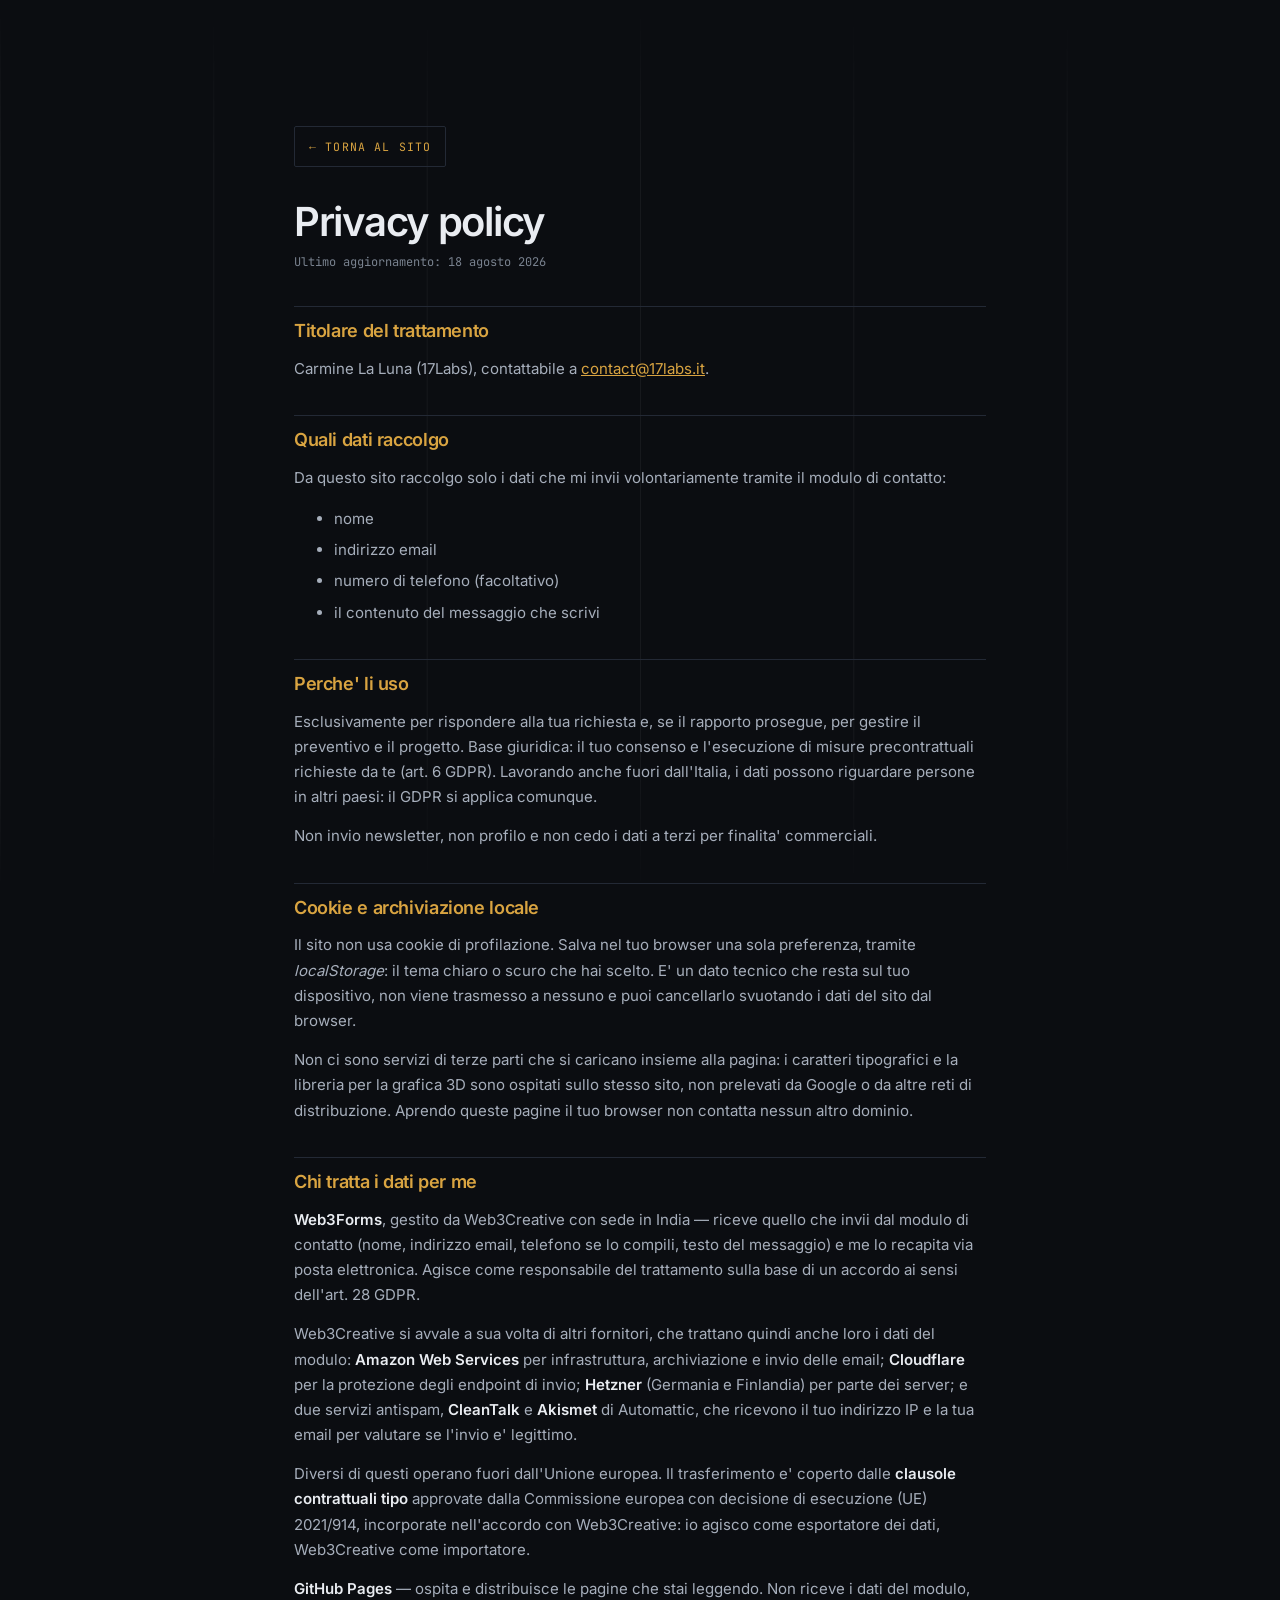
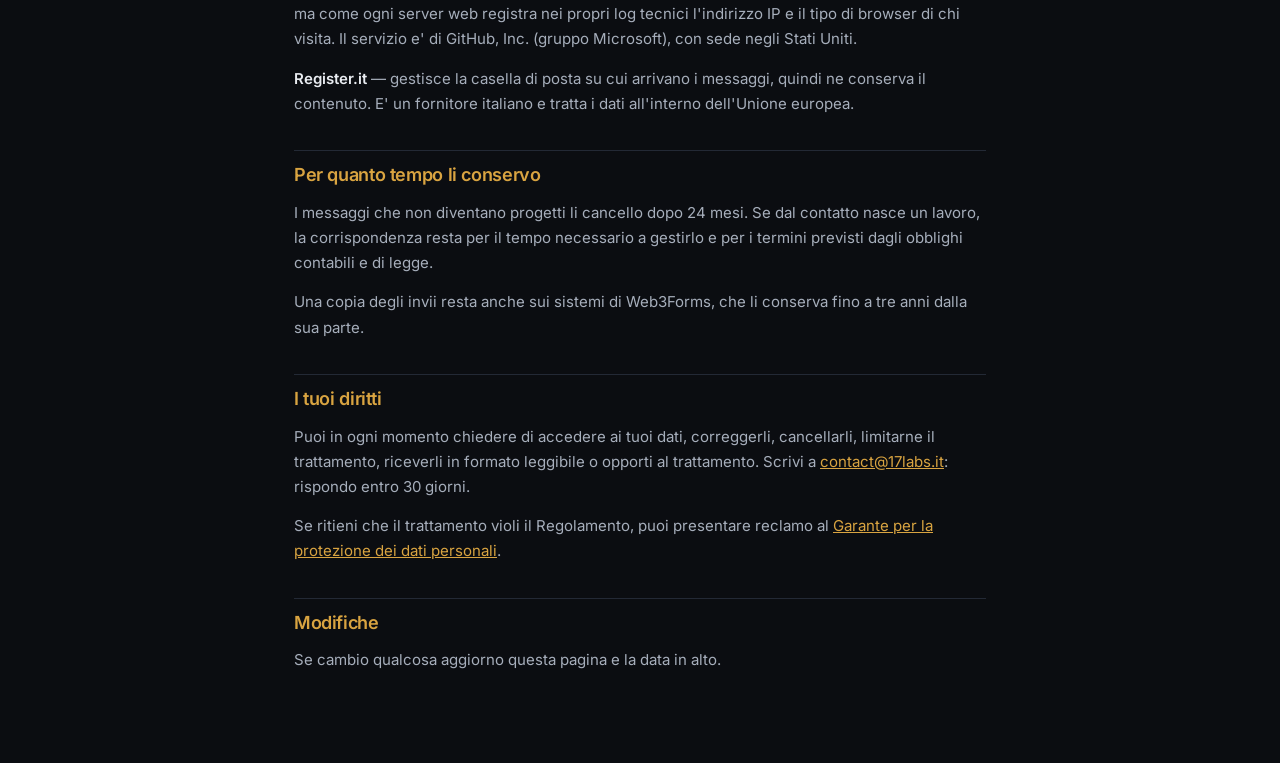
<file: privacy.html>
<!doctype html>
<html lang="it" data-theme="dark">
<head>
<meta charset="utf-8">
<meta name="viewport" content="width=device-width,initial-scale=1">
<title>Privacy policy | 17Labs</title>
<meta name="robots" content="noindex">
<meta name="theme-color" content="#0b0d11" media="(prefers-color-scheme: dark)">
<meta name="theme-color" content="#f3f1ec" media="(prefers-color-scheme: light)">
<link rel="stylesheet" href="assets/fonts.css">
<link rel="icon" href="data:image/svg+xml,%3Csvg xmlns='http://www.w3.org/2000/svg' viewBox='0 0 32 32'%3E%3Crect width='32' height='32' rx='3' fill='%230b0d11'/%3E%3Crect x='3.5' y='3.5' width='25' height='25' rx='1.5' fill='none' stroke='%23333c4b'/%3E%3Cg fill='%23d9a441'%3E%3Crect x='9' y='10' width='2.5' height='12'/%3E%3Crect x='9' y='10' width='6' height='2.5'/%3E%3Crect x='17' y='10' width='7' height='2.5'/%3E%3Crect x='19' y='12.5' width='2.5' height='9.5'/%3E%3C/g%3E%3C/svg%3E">
<script>
  (function () {
    var d = document.documentElement;
    d.classList.add('js');
    try {
      var t = localStorage.getItem('v3-theme');
      if (t === 'light' || t === 'dark') d.setAttribute('data-theme', t);
    } catch (e) {}
  })();
</script>
<link rel="stylesheet" href="assets/style.css">
</head>
<body>
<div class="gridlines" aria-hidden="true"></div>

<main class="wrap doc">
  <a class="back" href="index.html">&larr; Torna al sito</a>

  <h1>Privacy policy</h1>
  <p class="updated">Ultimo aggiornamento: 18 agosto 2026</p>

  <h2>Titolare del trattamento</h2>
  <p>
    Carmine La Luna (17Labs), contattabile a
    <a href="mailto:contact@17labs.it">contact@17labs.it</a>.
  </p>

  <h2>Quali dati raccolgo</h2>
  <p>Da questo sito raccolgo solo i dati che mi invii volontariamente tramite il modulo di contatto:</p>
  <ul>
    <li>nome</li>
    <li>indirizzo email</li>
    <li>numero di telefono (facoltativo)</li>
    <li>il contenuto del messaggio che scrivi</li>
  </ul>

  <h2>Perche' li uso</h2>
  <p>
    Esclusivamente per rispondere alla tua richiesta e, se il rapporto prosegue, per gestire
    il preventivo e il progetto. Base giuridica: il tuo consenso e l'esecuzione di misure
    precontrattuali richieste da te (art. 6 GDPR). Lavorando anche fuori dall'Italia, i dati
    possono riguardare persone in altri paesi: il GDPR si applica comunque.
  </p>
  <p>Non invio newsletter, non profilo e non cedo i dati a terzi per finalita' commerciali.</p>

  <h2>Cookie e archiviazione locale</h2>
  <p>
    Il sito non usa cookie di profilazione. Salva nel tuo browser una sola preferenza,
    tramite <em>localStorage</em>: il tema chiaro o scuro che hai scelto. E' un dato tecnico
    che resta sul tuo dispositivo, non viene trasmesso a nessuno e puoi cancellarlo
    svuotando i dati del sito dal browser.
  </p>
  <p>
    Non ci sono servizi di terze parti che si caricano insieme alla pagina: i caratteri
    tipografici e la libreria per la grafica 3D sono ospitati sullo stesso sito, non
    prelevati da Google o da altre reti di distribuzione. Aprendo queste pagine il tuo
    browser non contatta nessun altro dominio.
  </p>

  <h2>Chi tratta i dati per me</h2>
  <p>
    <strong>Web3Forms</strong>, gestito da Web3Creative con sede in India — riceve quello
    che invii dal modulo di contatto (nome, indirizzo email, telefono se lo compili, testo
    del messaggio) e me lo recapita via posta elettronica. Agisce come responsabile del
    trattamento sulla base di un accordo ai sensi dell'art. 28 GDPR.
  </p>
  <p>
    Web3Creative si avvale a sua volta di altri fornitori, che trattano quindi anche loro
    i dati del modulo: <strong>Amazon Web Services</strong> per infrastruttura, archiviazione
    e invio delle email; <strong>Cloudflare</strong> per la protezione degli endpoint di
    invio; <strong>Hetzner</strong> (Germania e Finlandia) per parte dei server; e due
    servizi antispam, <strong>CleanTalk</strong> e <strong>Akismet</strong> di Automattic,
    che ricevono il tuo indirizzo IP e la tua email per valutare se l'invio e' legittimo.
  </p>
  <p>
    Diversi di questi operano fuori dall'Unione europea. Il trasferimento e' coperto dalle
    <strong>clausole contrattuali tipo</strong> approvate dalla Commissione europea con
    decisione di esecuzione (UE) 2021/914, incorporate nell'accordo con Web3Creative: io
    agisco come esportatore dei dati, Web3Creative come importatore.
  </p>
  <p>
    <strong>GitHub Pages</strong> — ospita e distribuisce le pagine che stai leggendo.
    Non riceve i dati del modulo, ma come ogni server web registra nei propri log tecnici
    l'indirizzo IP e il tipo di browser di chi visita. Il servizio e' di GitHub, Inc.
    (gruppo Microsoft), con sede negli Stati Uniti.
  </p>
  <p>
    <strong>Register.it</strong> — gestisce la casella di posta su cui arrivano i messaggi,
    quindi ne conserva il contenuto. E' un fornitore italiano e tratta i dati all'interno
    dell'Unione europea.
  </p>

  <h2>Per quanto tempo li conservo</h2>
  <p>
    I messaggi che non diventano progetti li cancello dopo 24 mesi. Se dal contatto nasce
    un lavoro, la corrispondenza resta per il tempo necessario a gestirlo e per i termini
    previsti dagli obblighi contabili e di legge.
  </p>
  <p>
    Una copia degli invii resta anche sui sistemi di Web3Forms, che li conserva fino a
    tre anni dalla sua parte.
  </p>

  <h2>I tuoi diritti</h2>
  <p>
    Puoi in ogni momento chiedere di accedere ai tuoi dati, correggerli, cancellarli,
    limitarne il trattamento, riceverli in formato leggibile o opporti al trattamento.
    Scrivi a <a href="mailto:contact@17labs.it">contact@17labs.it</a>: rispondo entro 30 giorni.
  </p>
  <p>
    Se ritieni che il trattamento violi il Regolamento, puoi presentare reclamo al
    <a href="https://www.garanteprivacy.it" rel="noopener">Garante per la protezione dei dati personali</a>.
  </p>

  <h2>Modifiche</h2>
  <p>Se cambio qualcosa aggiorno questa pagina e la data in alto.</p>
</main>
</body>
</html>
</file>
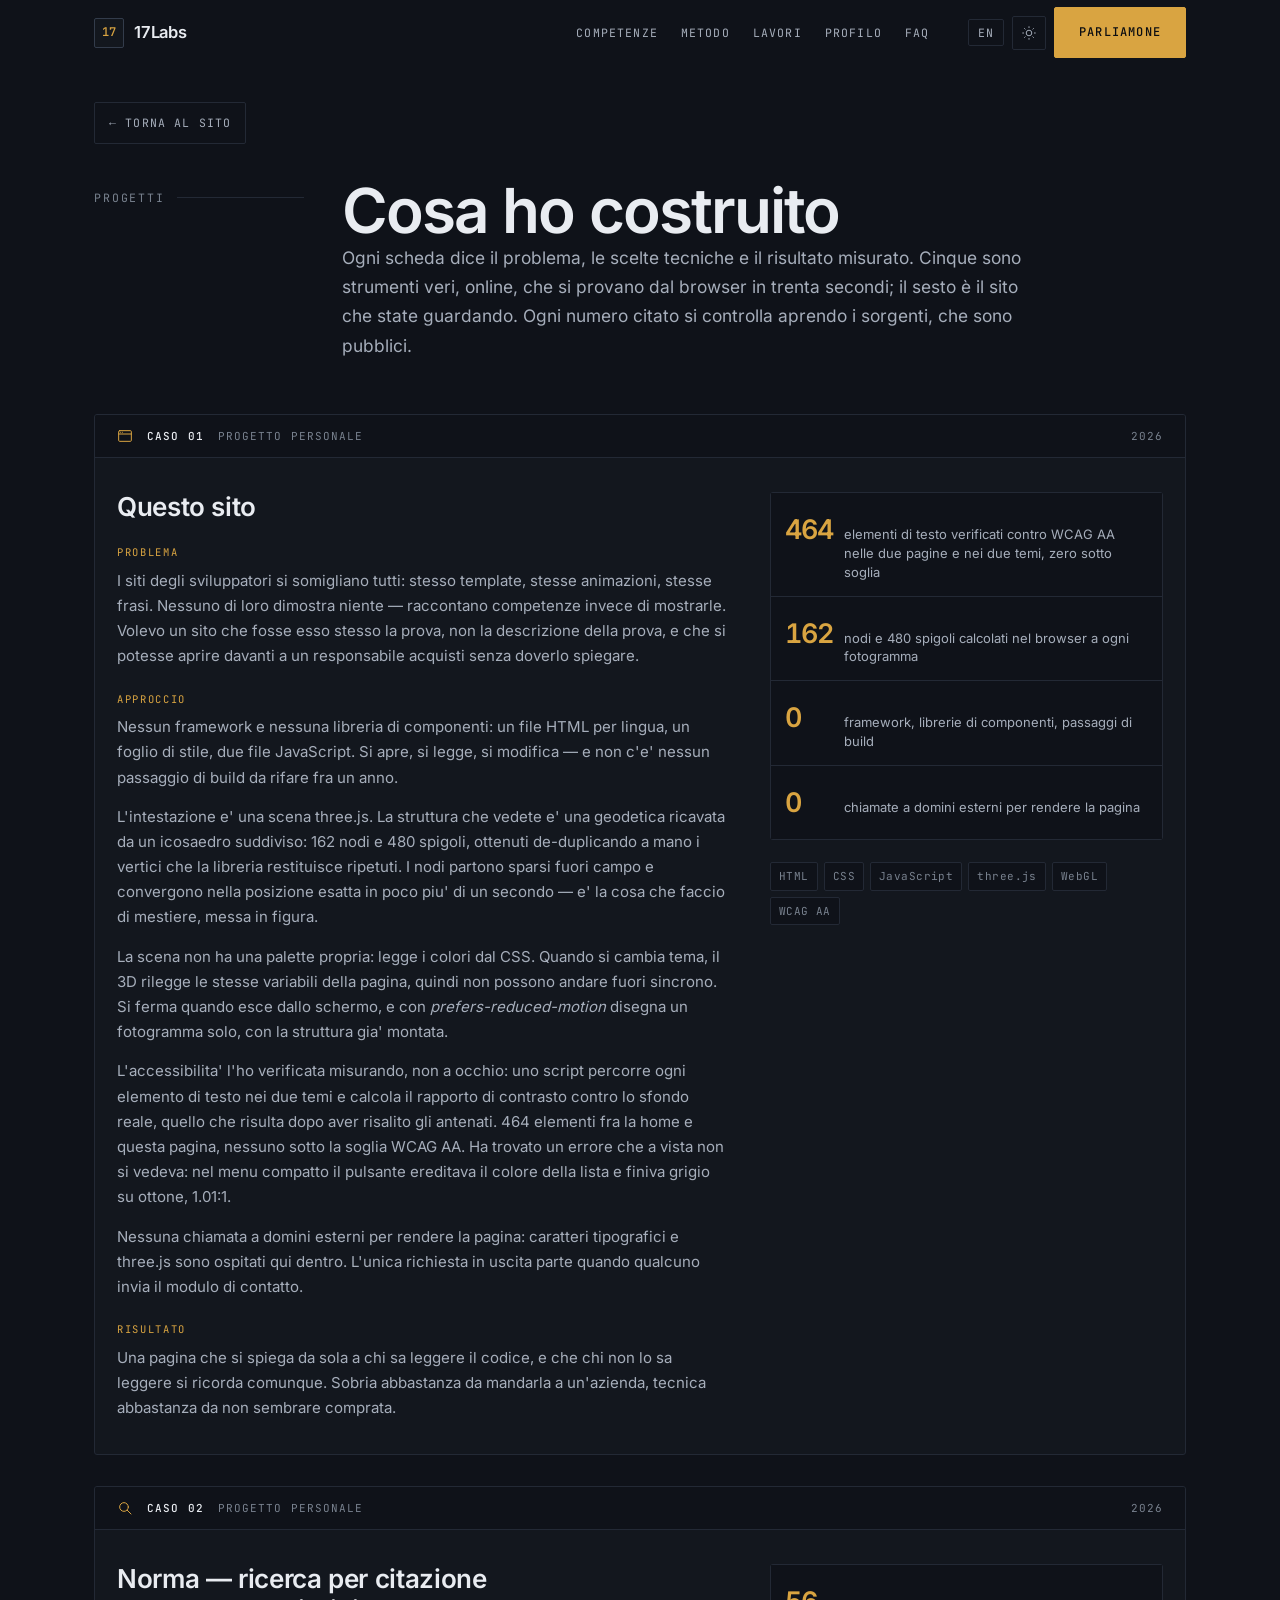
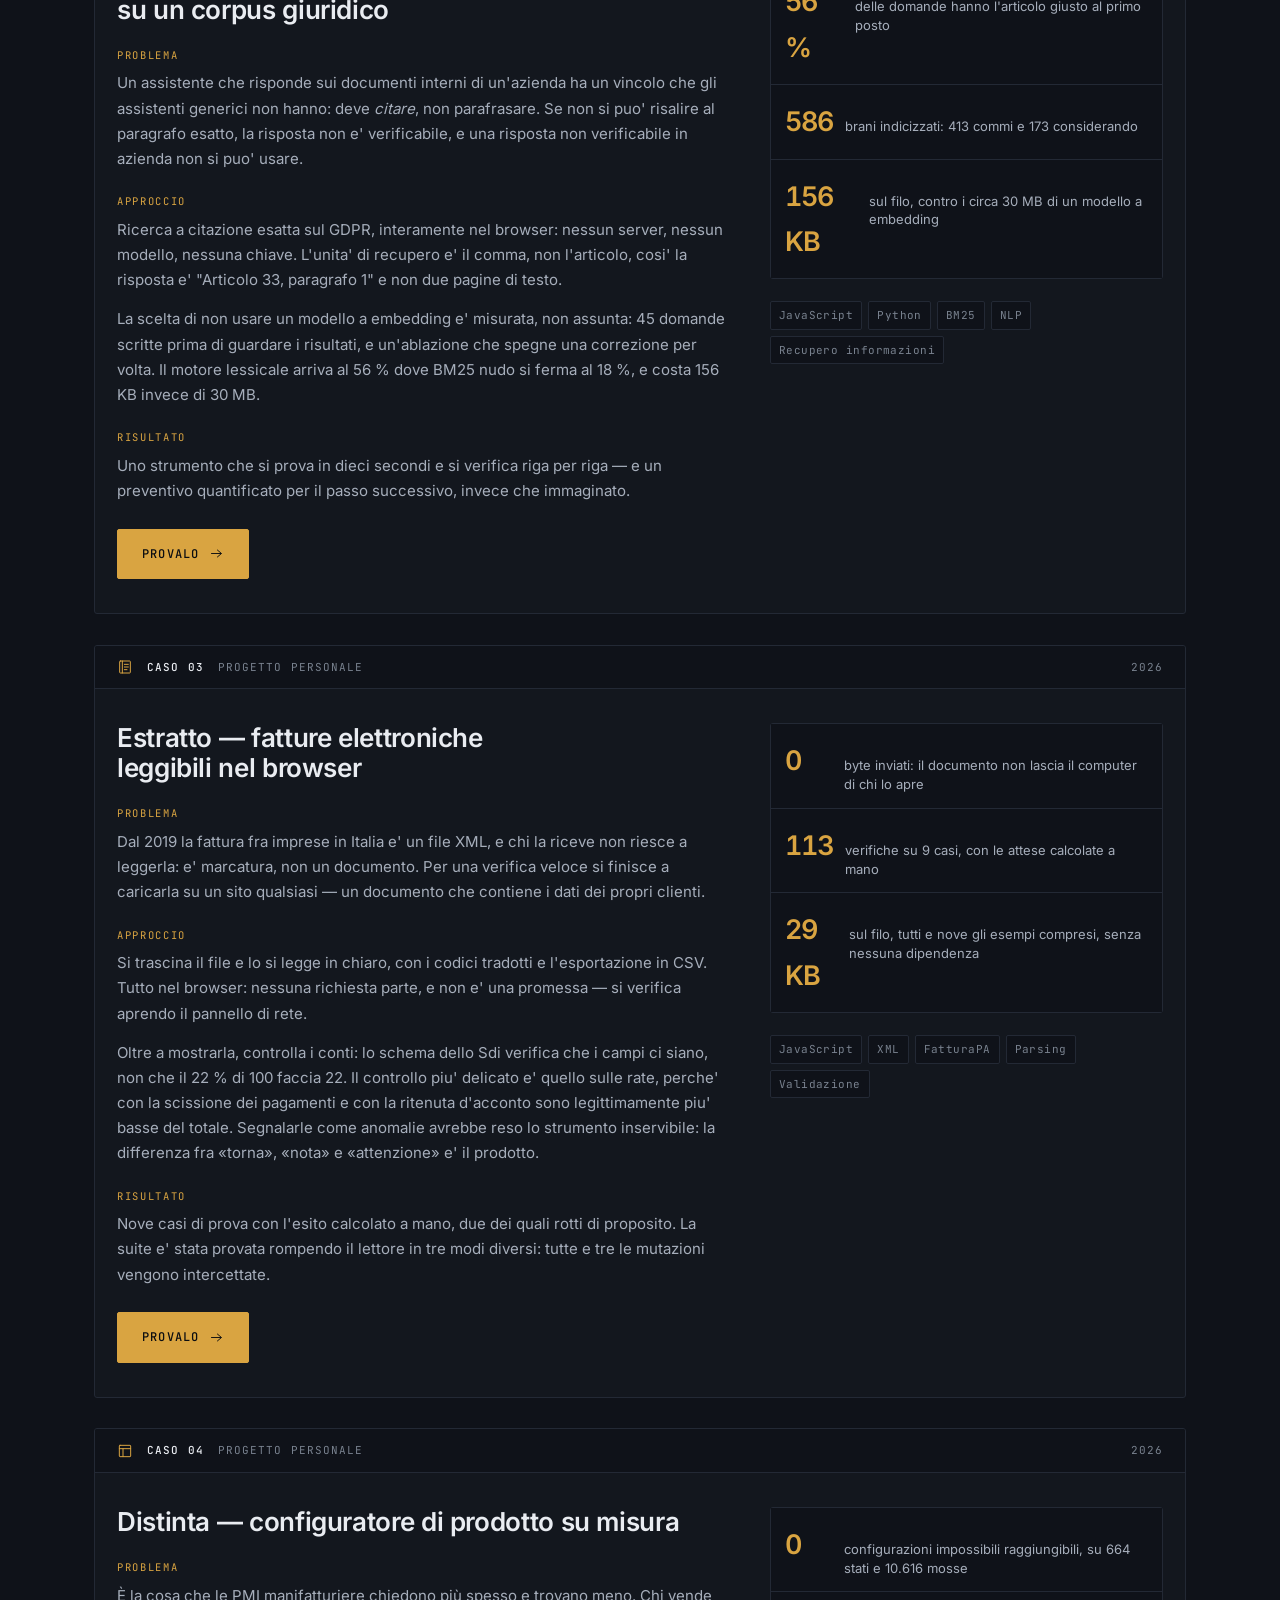
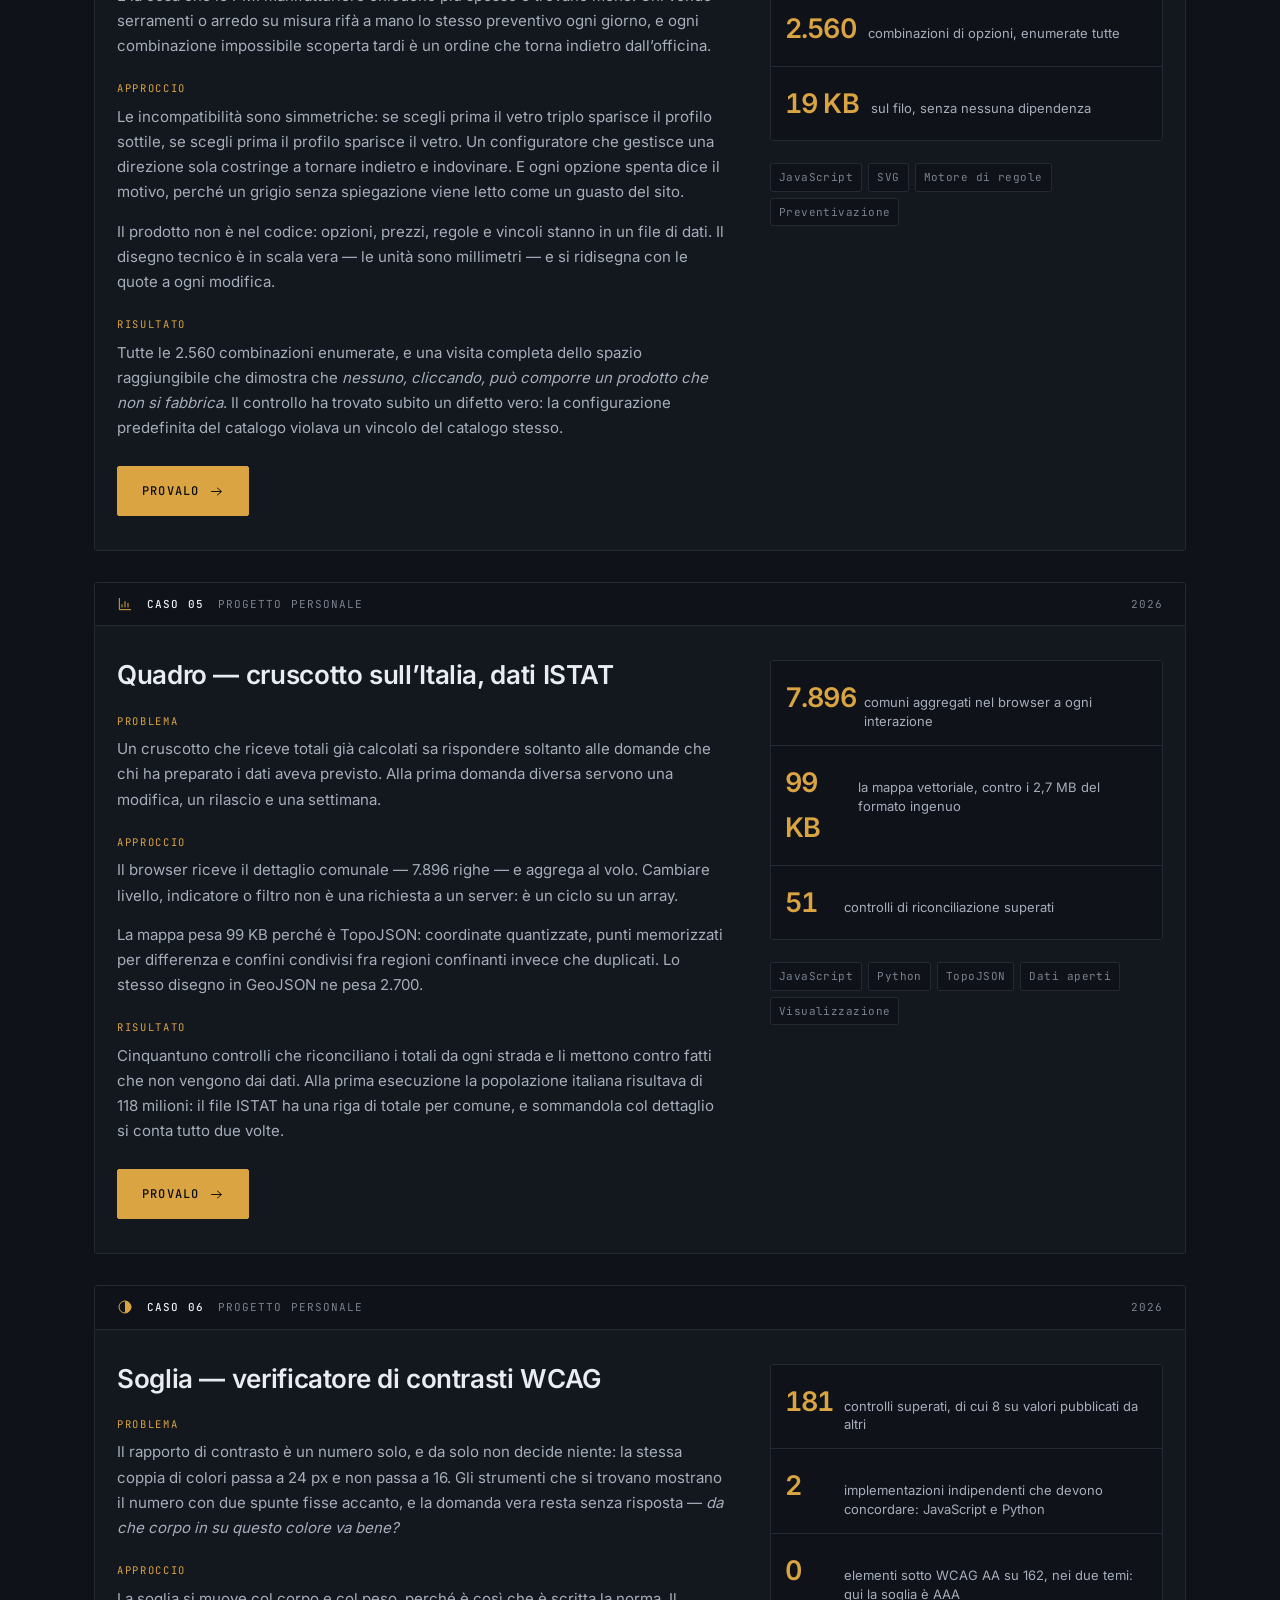
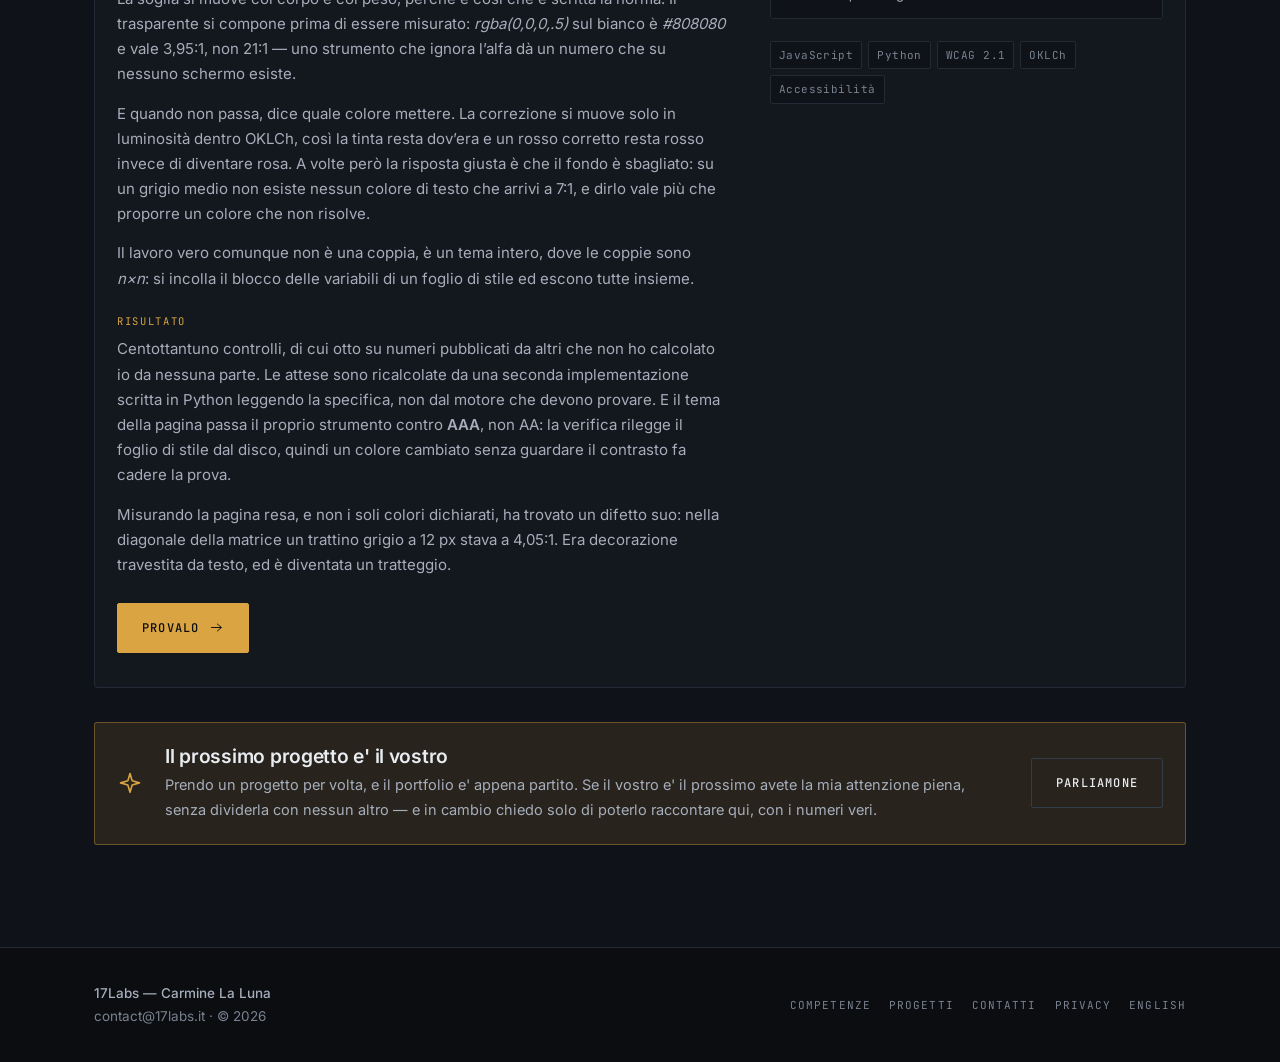
<file: progetti.html>
<!doctype html>
<html lang="it" data-theme="dark">
<head>
<meta charset="utf-8">
<meta name="viewport" content="width=device-width,initial-scale=1,viewport-fit=cover">
<title>Progetti — 17Labs | Carmine La Luna</title>
<meta name="description" content="Sei casi studio con problema, scelte tecniche e risultato misurato. Cinque strumenti online che si provano dal browser: ricerca sul GDPR, fatture elettroniche, configuratore, dati ISTAT, contrasti WCAG.">
<meta name="theme-color" content="#0b0d11" media="(prefers-color-scheme: dark)">
<meta name="theme-color" content="#f3f1ec" media="(prefers-color-scheme: light)">

<meta property="og:type" content="website">
<meta property="og:site_name" content="17Labs">
<meta property="og:title" content="Progetti — 17Labs">
<meta property="og:description" content="Sei casi studio con problema, scelte tecniche e risultato misurato. Cinque strumenti online che si provano dal browser: ricerca sul GDPR, fatture elettroniche, configuratore, dati ISTAT, contrasti WCAG.">
<meta property="og:locale" content="it_IT">
<meta property="og:locale:alternate" content="en_GB">
<!-- SEGNAPOSTO: og.png e' ancora quella di Master, va rifatta con la grafica di V3. -->
<meta property="og:image" content="https://17labs.it/og.png">
<meta property="og:image:width" content="1200">
<meta property="og:image:height" content="630">
<meta property="og:url" content="https://17labs.it/progetti.html">
<link rel="canonical" href="https://17labs.it/progetti.html">
<link rel="alternate" hreflang="it" href="https://17labs.it/progetti.html">
<link rel="alternate" hreflang="en" href="https://17labs.it/en/projects.html">
<link rel="alternate" hreflang="x-default" href="https://17labs.it/progetti.html">
<meta name="twitter:card" content="summary_large_image">
<meta name="twitter:title" content="Progetti — 17Labs">
<meta name="twitter:description" content="Sei casi studio con problema, scelte tecniche e risultato misurato. Cinque strumenti online che si provano dal browser: ricerca sul GDPR, fatture elettroniche, configuratore, dati ISTAT, contrasti WCAG.">
<meta name="twitter:image" content="https://17labs.it/og.png">

<link rel="stylesheet" href="assets/fonts.css">
<link rel="icon" href="data:image/svg+xml,%3Csvg xmlns='http://www.w3.org/2000/svg' viewBox='0 0 32 32'%3E%3Crect width='32' height='32' rx='3' fill='%230b0d11'/%3E%3Crect x='3.5' y='3.5' width='25' height='25' rx='1.5' fill='none' stroke='%23333c4b'/%3E%3Cg fill='%23d9a441'%3E%3Crect x='9' y='10' width='2.5' height='12'/%3E%3Crect x='9' y='10' width='6' height='2.5'/%3E%3Crect x='17' y='10' width='7' height='2.5'/%3E%3Crect x='19' y='12.5' width='2.5' height='9.5'/%3E%3C/g%3E%3C/svg%3E">

<!-- Come in home: il tema salvato prima del primo disegno, e la
     classe .js perche' le comparse restino nascoste solo se c'e'
     JavaScript per rivelarle. -->
<script>
  (function () {
    var d = document.documentElement;
    d.classList.add('js');
    try {
      var t = localStorage.getItem('v3-theme');
      if (t === 'light' || t === 'dark') d.setAttribute('data-theme', t);
    } catch (e) {}
  })();
</script>
<link rel="stylesheet" href="assets/style.css">
</head>
<body>

<a class="skip" href="#top">Salta al contenuto</a>
<div class="gridlines" aria-hidden="true"></div>

<svg width="0" height="0" style="position:absolute" aria-hidden="true" focusable="false">
  <defs>
    <symbol id="i-chip" viewBox="0 0 24 24"><rect x="4.5" y="4.5" width="15" height="15" rx="1"/><rect x="9" y="9" width="6" height="6"/><path d="M9 1.5V4.5M15 1.5V4.5M9 19.5v3M15 19.5v3M1.5 9h3M1.5 15h3M19.5 9h3M19.5 15h3"/></symbol>
    <symbol id="i-browser" viewBox="0 0 24 24"><rect x="2.5" y="4" width="19" height="16" rx="1.5"/><path d="M2.5 9h19M5.5 6.5h.01M8 6.5h.01"/></symbol>
    <symbol id="i-key" viewBox="0 0 24 24"><circle cx="7.5" cy="16.5" r="3.6"/><path d="M10.1 13.9 20.5 3.5M17.2 6.8l2.6 2.6M14.6 9.4l2.3 2.3"/></symbol>
    <symbol id="i-ledger" viewBox="0 0 24 24"><rect x="4" y="3" width="16" height="18" rx="1"/><path d="M8 3v18M11 8h6M11 12h6M11 16h4"/></symbol>
    <symbol id="i-bag" viewBox="0 0 24 24"><path d="M4 8h16l-1.2 12.1a1 1 0 0 1-1 .9H6.2a1 1 0 0 1-1-.9L4 8Z"/><path d="M8.6 10.5V6.6a3.4 3.4 0 0 1 6.8 0v3.9"/></symbol>
    <symbol id="i-flow" viewBox="0 0 24 24"><rect x="2.5" y="3.5" width="7" height="6" rx="1"/><rect x="14.5" y="14.5" width="7" height="6" rx="1"/><path d="M9.5 6.5h4.5a4 4 0 0 1 4 4v4"/><path d="M15.8 12.2 18 14.4l2.2-2.2"/></symbol>
    <symbol id="i-chart" viewBox="0 0 24 24"><path d="M3.5 3.5v17h17"/><path d="M7.5 16.5v-3.5M12 16.5v-8M16.5 16.5v-5.5"/></symbol>
    <symbol id="i-server" viewBox="0 0 24 24"><rect x="3" y="3.5" width="18" height="6" rx="1"/><rect x="3" y="14.5" width="18" height="6" rx="1"/><path d="M6.5 6.5h.01M6.5 17.5h.01"/></symbol>
    <symbol id="i-search" viewBox="0 0 24 24"><circle cx="10.5" cy="10.5" r="6.5"/><path d="M15.4 15.4 21 21"/></symbol>
    <symbol id="i-draft" viewBox="0 0 24 24"><rect x="3.5" y="3.5" width="17" height="17" rx="1"/><path d="M3.5 8.5h17M9 8.5v12"/></symbol>
    <symbol id="i-contrast" viewBox="0 0 24 24"><circle cx="12" cy="12" r="9"/><path d="M12 3a9 9 0 0 1 0 18Z" fill="currentColor" stroke="none"/></symbol>
    <symbol id="i-code" viewBox="0 0 24 24"><path d="M9 6.5 3.5 12 9 17.5M15 6.5 20.5 12 15 17.5"/></symbol>
    <symbol id="i-live" viewBox="0 0 24 24"><circle cx="12" cy="12" r="2.4"/><path d="M7.9 7.9a5.8 5.8 0 0 0 0 8.2M16.1 7.9a5.8 5.8 0 0 1 0 8.2M5 5a9.9 9.9 0 0 0 0 14M19 5a9.9 9.9 0 0 1 0 14"/></symbol>
    <symbol id="i-mail" viewBox="0 0 24 24"><rect x="2.5" y="4.5" width="19" height="15" rx="1.5"/><path d="m3.6 6 8.4 6.4L20.4 6"/></symbol>
    <symbol id="i-globe" viewBox="0 0 24 24"><circle cx="12" cy="12" r="9"/><path d="M3 12h18M12 3a14 14 0 0 1 0 18 14 14 0 0 1 0-18Z"/></symbol>
    <symbol id="i-clock" viewBox="0 0 24 24"><circle cx="12" cy="12" r="9"/><path d="M12 6.5V12l3.6 2.1"/></symbol>
    <symbol id="i-spark" viewBox="0 0 24 24"><path d="M12 3.2 14 9.9l6.7 2-6.7 2-2 6.7-2-6.7-6.7-2 6.7-2Z"/></symbol>
    <symbol id="i-arrow" viewBox="0 0 24 24"><path d="M4 12h15M13.5 6.5 20 12l-6.5 5.5"/></symbol>
    <symbol id="i-sun" viewBox="0 0 24 24"><circle cx="12" cy="12" r="4.2"/><path d="M12 2v2.4M12 19.6V22M2 12h2.4M19.6 12H22M4.9 4.9l1.7 1.7M17.4 17.4l1.7 1.7M19.1 4.9l-1.7 1.7M6.6 17.4l-1.7 1.7"/></symbol>
    <symbol id="i-moon" viewBox="0 0 24 24"><path d="M20.5 14.6A8.6 8.6 0 0 1 9.4 3.5a8.6 8.6 0 1 0 11.1 11.1Z"/></symbol>
    <symbol id="i-menu" viewBox="0 0 24 24"><path d="M3.5 7h17M3.5 12h17M3.5 17h17"/></symbol>
  </defs>
</svg>

<noscript>
  <p style="padding:90px 20px 20px;max-width:62ch;margin:0 auto;line-height:1.7">
    Questa pagina usa JavaScript solo per il menu compatto e per le comparse allo scorrimento: i contenuti sono tutti qui sotto anche senza.
  </p>
</noscript>

<!-- ============================ NAVIGAZIONE ============================ -->
<header class="nav" id="nav">
  <div class="wrap nav__inner">
    <a class="brand" href="index.html">
      <span class="brand__mark" aria-hidden="true">17</span>
      17Labs
    </a>

    <nav class="nav__links" aria-label="Sezioni">
      <a href="index.html#competenze">Competenze</a>
      <a href="index.html#metodo">Metodo</a>
      <a href="index.html#lavori">Lavori</a>
      <a href="index.html#profilo">Profilo</a>
      <a href="index.html#faq">FAQ</a>
    </nav>

    <div class="nav__end">
      <a class="lang" href="en/projects.html" hreflang="en" lang="en">EN</a>
      <button class="iconbtn" id="theme-toggle" type="button" aria-label="Cambia tema chiaro o scuro">
        <svg class="i-sun" aria-hidden="true"><use href="#i-sun"></use></svg>
        <svg class="i-moon" aria-hidden="true"><use href="#i-moon"></use></svg>
      </button>
      <a class="btn btn--primary" href="index.html#contatti">Parliamone</a>
      <button class="iconbtn nav__burger" id="nav-toggle" type="button"
              aria-expanded="false" aria-controls="nav-menu" aria-label="Apri il menu">
        <svg aria-hidden="true"><use href="#i-menu"></use></svg>
      </button>
    </div>
  </div>

  <nav class="nav__panel" id="nav-menu" hidden aria-label="Menu principale">
    <a href="index.html#competenze">Competenze</a>
    <a href="index.html#stack">Stack</a>
    <a href="index.html#metodo">Metodo</a>
    <a href="index.html#lavori">Lavori</a>
    <a href="index.html#profilo">Profilo</a>
    <a href="index.html#faq">FAQ</a>
    <a class="btn btn--primary" href="index.html#contatti">Parliamone</a>
  </nav>
</header>

<main id="top">

<!-- ============================ PROGETTI ============================
     Le schede stanno QUI e solo qui. In home ce ne sono due, le piu'
     recenti, piu' un collegamento a questa pagina: sei casi studio di
     fila erano un muro, e chi arriva dalla ricerca non li leggeva.
     Un caso nuovo si aggiunge duplicando <article class="case">.
================================================================= -->
<section class="section section--alt" id="lavori">
  <div class="wrap">
    <a class="back" href="index.html">&larr; Torna al sito</a>

    <div class="sec__head reveal">
      <p class="eyebrow">Progetti</p>
      <div>
        <h1>Cosa ho costruito</h1>
        <p class="lede">
          Ogni scheda dice il problema, le scelte tecniche e il risultato misurato. Cinque sono strumenti veri, online, che si provano dal browser in trenta secondi; il sesto &egrave; il sito che state guardando. Ogni numero citato si controlla aprendo i sorgenti, che sono pubblici.
        </p>
      </div>
    </div>

    <article class="case reveal">
      <div class="case__bar">
        <svg class="ico" aria-hidden="true"><use href="#i-browser"></use></svg>
        <b>Caso 01</b>
        <span>Progetto personale</span>
        <span>2026</span>
      </div>

      <div class="case__body">
        <div>
          <h3>Questo sito</h3>

          <div class="block">
            <span class="block__k">Problema</span>
            <p>I siti degli sviluppatori si somigliano tutti: stesso template, stesse
               animazioni, stesse frasi. Nessuno di loro dimostra niente — raccontano
               competenze invece di mostrarle. Volevo un sito che fosse esso stesso la
               prova, non la descrizione della prova, e che si potesse aprire davanti a
               un responsabile acquisti senza doverlo spiegare.</p>
          </div>

          <div class="block">
            <span class="block__k">Approccio</span>
            <p>Nessun framework e nessuna libreria di componenti: un file HTML per lingua,
               un foglio di stile, due file JavaScript. Si apre, si legge, si modifica —
               e non c'e' nessun passaggio di build da rifare fra un anno.</p>
            <p>L'intestazione e' una scena three.js. La struttura che vedete e' una
               geodetica ricavata da un icosaedro suddiviso: 162 nodi e 480 spigoli,
               ottenuti de-duplicando a mano i vertici che la libreria restituisce ripetuti.
               I nodi partono sparsi fuori campo e convergono nella posizione esatta in poco
               piu' di un secondo — e' la cosa che faccio di mestiere, messa in figura.</p>
            <p>La scena non ha una palette propria: legge i colori dal CSS. Quando si cambia
               tema, il 3D rilegge le stesse variabili della pagina, quindi non possono
               andare fuori sincrono. Si ferma quando esce dallo schermo, e con
               <em>prefers-reduced-motion</em> disegna un fotogramma solo, con la struttura
               gia' montata.</p>
            <p>L'accessibilita' l'ho verificata misurando, non a occhio: uno script percorre
               ogni elemento di testo nei due temi e calcola il rapporto di contrasto contro
               lo sfondo reale, quello che risulta dopo aver risalito gli antenati. 464
               elementi fra la home e questa pagina, nessuno sotto la soglia WCAG AA. Ha trovato un errore che a vista
               non si vedeva: nel menu compatto il pulsante ereditava il colore della lista
               e finiva grigio su ottone, 1.01:1.</p>
            <p>Nessuna chiamata a domini esterni per rendere la pagina: caratteri tipografici
               e three.js sono ospitati qui dentro. L'unica richiesta in uscita parte quando
               qualcuno invia il modulo di contatto.</p>
          </div>

          <div class="block">
            <span class="block__k">Risultato</span>
            <p>Una pagina che si spiega da sola a chi sa leggere il codice, e che chi non lo
               sa leggere si ricorda comunque. Sobria abbastanza da mandarla a un'azienda,
               tecnica abbastanza da non sembrare comprata.</p>
          </div>
        </div>

        <div>
          <div class="metrics">
            <div class="metric"><b>464</b><span>elementi di testo verificati contro WCAG AA nelle due pagine e nei due temi, zero sotto soglia</span></div>
            <div class="metric"><b>162</b><span>nodi e 480 spigoli calcolati nel browser a ogni fotogramma</span></div>
            <div class="metric"><b>0</b><span>framework, librerie di componenti, passaggi di build</span></div>
            <div class="metric"><b>0</b><span>chiamate a domini esterni per rendere la pagina</span></div>
          </div>
          <ul class="tags"><li>HTML</li><li>CSS</li><li>JavaScript</li><li>three.js</li><li>WebGL</li><li>WCAG AA</li></ul>
        </div>
      </div>
    </article>


    <!-- ============================================================
         Unica referenza a Norma dentro il sito. Il progetto vive per
         conto suo, su un dominio suo: qui c'e' solo la scheda e il
         collegamento in uscita.
         SEGNAPOSTO: aggiorna l'indirizzo quando lo pubblichi.
         ============================================================ -->
    <article class="case reveal" style="margin-top:clamp(20px,2.4vw,32px)">
      <div class="case__bar">
        <svg class="ico" aria-hidden="true"><use href="#i-search"></use></svg>
        <b>Caso 02</b>
        <span>Progetto personale</span>
        <span>2026</span>
      </div>

      <div class="case__body">
        <div>
          <h3>Norma — ricerca per citazione su un corpus giuridico</h3>

          <div class="block">
            <span class="block__k">Problema</span>
            <p>Un assistente che risponde sui documenti interni di un'azienda ha un
               vincolo che gli assistenti generici non hanno: deve <em>citare</em>, non
               parafrasare. Se non si puo' risalire al paragrafo esatto, la risposta non
               e' verificabile, e una risposta non verificabile in azienda non si puo'
               usare.</p>
          </div>

          <div class="block">
            <span class="block__k">Approccio</span>
            <p>Ricerca a citazione esatta sul GDPR, interamente nel browser: nessun
               server, nessun modello, nessuna chiave. L'unita' di recupero e' il comma,
               non l'articolo, cosi' la risposta e' "Articolo 33, paragrafo 1" e non due
               pagine di testo.</p>
            <p>La scelta di non usare un modello a embedding e' misurata, non assunta:
               45 domande scritte prima di guardare i risultati, e un'ablazione che
               spegne una correzione per volta. Il motore lessicale arriva al 56 % dove
               BM25 nudo si ferma al 18 %, e costa 156 KB invece di 30 MB.</p>
          </div>

          <div class="block">
            <span class="block__k">Risultato</span>
            <p>Uno strumento che si prova in dieci secondi e si verifica riga per riga —
               e un preventivo quantificato per il passo successivo, invece che
               immaginato.</p>
          </div>

          <div style="margin-top:clamp(18px,2vw,26px)">
            <a class="btn btn--primary" href="https://norma.17labs.it/" rel="noopener">
              Provalo
              <svg class="ico" aria-hidden="true"><use href="#i-arrow"></use></svg>
            </a>
          </div>
        </div>

        <div>
          <div class="metrics">
            <div class="metric"><b>56 %</b><span>delle domande hanno l'articolo giusto al primo posto</span></div>
            <div class="metric"><b>586</b><span>brani indicizzati: 413 commi e 173 considerando</span></div>
            <div class="metric"><b>156 KB</b><span>sul filo, contro i circa 30 MB di un modello a embedding</span></div>
          </div>
          <ul class="tags"><li>JavaScript</li><li>Python</li><li>BM25</li><li>NLP</li><li>Recupero informazioni</li></ul>
        </div>
      </div>
    </article>


    <!-- Unica referenza a Estratto. Il progetto vive per conto suo,
         su estratto.17labs.it: qui c'e' la scheda e il collegamento. -->
    <article class="case reveal" style="margin-top:clamp(20px,2.4vw,32px)">
      <div class="case__bar">
        <svg class="ico" aria-hidden="true"><use href="#i-ledger"></use></svg>
        <b>Caso 03</b>
        <span>Progetto personale</span>
        <span>2026</span>
      </div>

      <div class="case__body">
        <div>
          <h3>Estratto — fatture elettroniche leggibili nel browser</h3>

          <div class="block">
            <span class="block__k">Problema</span>
            <p>Dal 2019 la fattura fra imprese in Italia e' un file XML, e chi la
               riceve non riesce a leggerla: e' marcatura, non un documento. Per una
               verifica veloce si finisce a caricarla su un sito qualsiasi — un
               documento che contiene i dati dei propri clienti.</p>
          </div>

          <div class="block">
            <span class="block__k">Approccio</span>
            <p>Si trascina il file e lo si legge in chiaro, con i codici tradotti e
               l'esportazione in CSV. Tutto nel browser: nessuna richiesta parte, e non
               e' una promessa — si verifica aprendo il pannello di rete.</p>
            <p>Oltre a mostrarla, controlla i conti: lo schema dello Sdi verifica che i
               campi ci siano, non che il 22 % di 100 faccia 22. Il controllo piu'
               delicato e' quello sulle rate, perche' con la scissione dei pagamenti e
               con la ritenuta d'acconto sono legittimamente piu' basse del totale.
               Segnalarle come anomalie avrebbe reso lo strumento inservibile: la
               differenza fra «torna», «nota» e «attenzione» e' il prodotto.</p>
          </div>

          <div class="block">
            <span class="block__k">Risultato</span>
            <p>Nove casi di prova con l'esito calcolato a mano, due dei quali rotti di
               proposito. La suite e' stata provata rompendo il lettore in tre modi
               diversi: tutte e tre le mutazioni vengono intercettate.</p>
          </div>

          <div style="margin-top:clamp(18px,2vw,26px)">
            <a class="btn btn--primary" href="https://estratto.17labs.it/" rel="noopener">
              Provalo
              <svg class="ico" aria-hidden="true"><use href="#i-arrow"></use></svg>
            </a>
          </div>
        </div>

        <div>
          <div class="metrics">
            <div class="metric"><b>0</b><span>byte inviati: il documento non lascia il computer di chi lo apre</span></div>
            <div class="metric"><b>113</b><span>verifiche su 9 casi, con le attese calcolate a mano</span></div>
            <div class="metric"><b>29 KB</b><span>sul filo, tutti e nove gli esempi compresi, senza nessuna dipendenza</span></div>
          </div>
          <ul class="tags"><li>JavaScript</li><li>XML</li><li>FatturaPA</li><li>Parsing</li><li>Validazione</li></ul>
        </div>
      </div>
    </article>


    <!-- Referenza a Distinta. Il progetto vive per conto suo. -->
    <article class="case reveal" style="margin-top:clamp(20px,2.4vw,32px)">
      <div class="case__bar">
        <svg class="ico" aria-hidden="true"><use href="#i-draft"></use></svg>
        <b>Caso 04</b><span>Progetto personale</span><span>2026</span>
      </div>
      <div class="case__body">
        <div>
          <h3>Distinta &mdash; configuratore di prodotto su misura</h3>
          <div class="block">
            <span class="block__k">Problema</span>
            <p>&Egrave; la cosa che le PMI manifatturiere chiedono pi&ugrave; spesso e trovano
               meno. Chi vende serramenti o arredo su misura rif&agrave; a mano lo stesso
               preventivo ogni giorno, e ogni combinazione impossibile scoperta tardi
               &egrave; un ordine che torna indietro dall&rsquo;officina.</p>
          </div>
          <div class="block">
            <span class="block__k">Approccio</span>
            <p>Le incompatibilit&agrave; sono simmetriche: se scegli prima il vetro triplo
               sparisce il profilo sottile, se scegli prima il profilo sparisce il vetro. Un
               configuratore che gestisce una direzione sola costringe a tornare indietro e
               indovinare. E ogni opzione spenta dice il motivo, perch&eacute; un grigio senza
               spiegazione viene letto come un guasto del sito.</p>
            <p>Il prodotto non &egrave; nel codice: opzioni, prezzi, regole e vincoli stanno in
               un file di dati. Il disegno tecnico &egrave; in scala vera &mdash; le unit&agrave;
               sono millimetri &mdash; e si ridisegna con le quote a ogni modifica.</p>
          </div>
          <div class="block">
            <span class="block__k">Risultato</span>
            <p>Tutte le 2.560 combinazioni enumerate, e una visita completa dello spazio
               raggiungibile che dimostra che <em>nessuno, cliccando, pu&ograve; comporre un
               prodotto che non si fabbrica</em>. Il controllo ha trovato subito un difetto
               vero: la configurazione predefinita del catalogo violava un vincolo del
               catalogo stesso.</p>
          </div>
          <div style="margin-top:clamp(18px,2vw,26px)">
            <a class="btn btn--primary" href="https://distinta.17labs.it/" rel="noopener">
              Provalo <svg class="ico" aria-hidden="true"><use href="#i-arrow"></use></svg>
            </a>
          </div>
        </div>
        <div>
          <div class="metrics">
            <div class="metric"><b>0</b><span>configurazioni impossibili raggiungibili, su 664 stati e 10.616 mosse</span></div>
            <div class="metric"><b>2.560</b><span>combinazioni di opzioni, enumerate tutte</span></div>
            <div class="metric"><b>19 KB</b><span>sul filo, senza nessuna dipendenza</span></div>
          </div>
          <ul class="tags"><li>JavaScript</li><li>SVG</li><li>Motore di regole</li><li>Preventivazione</li></ul>
        </div>
      </div>
    </article>

    <!-- Referenza a Quadro. -->
    <article class="case reveal" style="margin-top:clamp(20px,2.4vw,32px)">
      <div class="case__bar">
        <svg class="ico" aria-hidden="true"><use href="#i-chart"></use></svg>
        <b>Caso 05</b><span>Progetto personale</span><span>2026</span>
      </div>
      <div class="case__body">
        <div>
          <h3>Quadro &mdash; cruscotto sull&rsquo;Italia, dati ISTAT</h3>
          <div class="block">
            <span class="block__k">Problema</span>
            <p>Un cruscotto che riceve totali gi&agrave; calcolati sa rispondere soltanto alle
               domande che chi ha preparato i dati aveva previsto. Alla prima domanda diversa
               servono una modifica, un rilascio e una settimana.</p>
          </div>
          <div class="block">
            <span class="block__k">Approccio</span>
            <p>Il browser riceve il dettaglio comunale &mdash; 7.896 righe &mdash; e aggrega al
               volo. Cambiare livello, indicatore o filtro non &egrave; una richiesta a un
               server: &egrave; un ciclo su un array.</p>
            <p>La mappa pesa 99 KB perch&eacute; &egrave; TopoJSON: coordinate quantizzate, punti
               memorizzati per differenza e confini condivisi fra regioni confinanti invece
               che duplicati. Lo stesso disegno in GeoJSON ne pesa 2.700.</p>
          </div>
          <div class="block">
            <span class="block__k">Risultato</span>
            <p>Cinquantuno controlli che riconciliano i totali da ogni strada e li mettono
               contro fatti che non vengono dai dati. Alla prima esecuzione la popolazione
               italiana risultava di 118 milioni: il file ISTAT ha una riga di totale per
               comune, e sommandola col dettaglio si conta tutto due volte.</p>
          </div>
          <div style="margin-top:clamp(18px,2vw,26px)">
            <a class="btn btn--primary" href="https://quadro.17labs.it/" rel="noopener">
              Provalo <svg class="ico" aria-hidden="true"><use href="#i-arrow"></use></svg>
            </a>
          </div>
        </div>
        <div>
          <div class="metrics">
            <div class="metric"><b>7.896</b><span>comuni aggregati nel browser a ogni interazione</span></div>
            <div class="metric"><b>99 KB</b><span>la mappa vettoriale, contro i 2,7 MB del formato ingenuo</span></div>
            <div class="metric"><b>51</b><span>controlli di riconciliazione superati</span></div>
          </div>
          <ul class="tags"><li>JavaScript</li><li>Python</li><li>TopoJSON</li><li>Dati aperti</li><li>Visualizzazione</li></ul>
        </div>
      </div>
    </article>


    <!-- Referenza a Soglia. -->
    <article class="case reveal" style="margin-top:clamp(20px,2.4vw,32px)">
      <div class="case__bar">
        <svg class="ico" aria-hidden="true"><use href="#i-contrast"></use></svg>
        <b>Caso 06</b><span>Progetto personale</span><span>2026</span>
      </div>
      <div class="case__body">
        <div>
          <h3>Soglia &mdash; verificatore di contrasti WCAG</h3>
          <div class="block">
            <span class="block__k">Problema</span>
            <p>Il rapporto di contrasto &egrave; un numero solo, e da solo non decide niente: la
               stessa coppia di colori passa a 24 px e non passa a 16. Gli strumenti che si
               trovano mostrano il numero con due spunte fisse accanto, e la domanda vera
               resta senza risposta &mdash; <em>da che corpo in su questo colore va bene?</em></p>
          </div>
          <div class="block">
            <span class="block__k">Approccio</span>
            <p>La soglia si muove col corpo e col peso, perch&eacute; &egrave; cos&igrave; che &egrave;
               scritta la norma. Il trasparente si compone prima di essere misurato:
               <em>rgba(0,0,0,.5)</em> sul bianco &egrave; <em>#808080</em> e vale 3,95:1, non
               21:1 &mdash; uno strumento che ignora l&rsquo;alfa d&agrave; un numero che su
               nessuno schermo esiste.</p>
            <p>E quando non passa, dice quale colore mettere. La correzione si muove solo in
               luminosit&agrave; dentro OKLCh, cos&igrave; la tinta resta dov&rsquo;era e un rosso
               corretto resta rosso invece di diventare rosa. A volte per&ograve; la risposta
               giusta &egrave; che il fondo &egrave; sbagliato: su un grigio medio non esiste
               nessun colore di testo che arrivi a 7:1, e dirlo vale pi&ugrave; che proporre un
               colore che non risolve.</p>
            <p>Il lavoro vero comunque non &egrave; una coppia, &egrave; un tema intero, dove le
               coppie sono <em>n&times;n</em>: si incolla il blocco delle variabili di un foglio
               di stile ed escono tutte insieme.</p>
          </div>
          <div class="block">
            <span class="block__k">Risultato</span>
            <p>Centottantuno controlli, di cui otto su numeri pubblicati da altri che non ho
               calcolato io da nessuna parte. Le attese sono ricalcolate da una seconda
               implementazione scritta in Python leggendo la specifica, non dal motore che
               devono provare. E il tema della pagina passa il proprio strumento contro
               <strong>AAA</strong>, non AA: la verifica rilegge il foglio di stile dal disco,
               quindi un colore cambiato senza guardare il contrasto fa cadere la prova.</p>
            <p>Misurando la pagina resa, e non i soli colori dichiarati, ha trovato un difetto
               suo: nella diagonale della matrice un trattino grigio a 12 px stava a 4,05:1.
               Era decorazione travestita da testo, ed &egrave; diventata un tratteggio.</p>
          </div>
          <div style="margin-top:clamp(18px,2vw,26px)">
            <a class="btn btn--primary" href="https://soglia.17labs.it/" rel="noopener">
              Provalo <svg class="ico" aria-hidden="true"><use href="#i-arrow"></use></svg>
            </a>
          </div>
        </div>
        <div>
          <div class="metrics">
            <div class="metric"><b>181</b><span>controlli superati, di cui 8 su valori pubblicati da altri</span></div>
            <div class="metric"><b>2</b><span>implementazioni indipendenti che devono concordare: JavaScript e Python</span></div>
            <div class="metric"><b>0</b><span>elementi sotto WCAG AA su 162, nei due temi: qui la soglia &egrave; AAA</span></div>
          </div>
          <ul class="tags"><li>JavaScript</li><li>Python</li><li>WCAG 2.1</li><li>OKLCh</li><li>Accessibilit&agrave;</li></ul>
        </div>
      </div>
    </article>

    <div class="next reveal">
      <svg class="ico" aria-hidden="true"><use href="#i-spark"></use></svg>
      <div>
        <h3>Il prossimo progetto e' il vostro</h3>
        <p>Prendo un progetto per volta, e il portfolio e' appena partito. Se il vostro e' il
           prossimo avete la mia attenzione piena, senza dividerla con nessun altro — e in
           cambio chiedo solo di poterlo raccontare qui, con i numeri veri.</p>
      </div>
      <a class="btn" href="index.html#contatti">Parliamone</a>
    </div>
  </div>
</section>

</main>

<!-- ============================ PIÈ DI PAGINA ============================ -->
<footer class="footer">
  <div class="wrap footer__inner">
    <!-- La P. IVA va aggiunta qui SOLO quando esiste davvero. -->
    <p class="footer__note">
      <b>17Labs — Carmine La Luna</b><br>
      contact@17labs.it · © <span data-year>2026</span>
    </p>
    <nav class="footer__links" aria-label="Collegamenti secondari">
      <a href="index.html#competenze">Competenze</a>
      <a href="progetti.html" aria-current="page">Progetti</a>
      <a href="index.html#contatti">Contatti</a>
      <a href="privacy.html">Privacy</a>
      <a href="en/projects.html" hreflang="en" lang="en">English</a>
    </nav>
  </div>
</footer>

<script src="assets/app.js" defer></script>
</body>
</html>
</file>
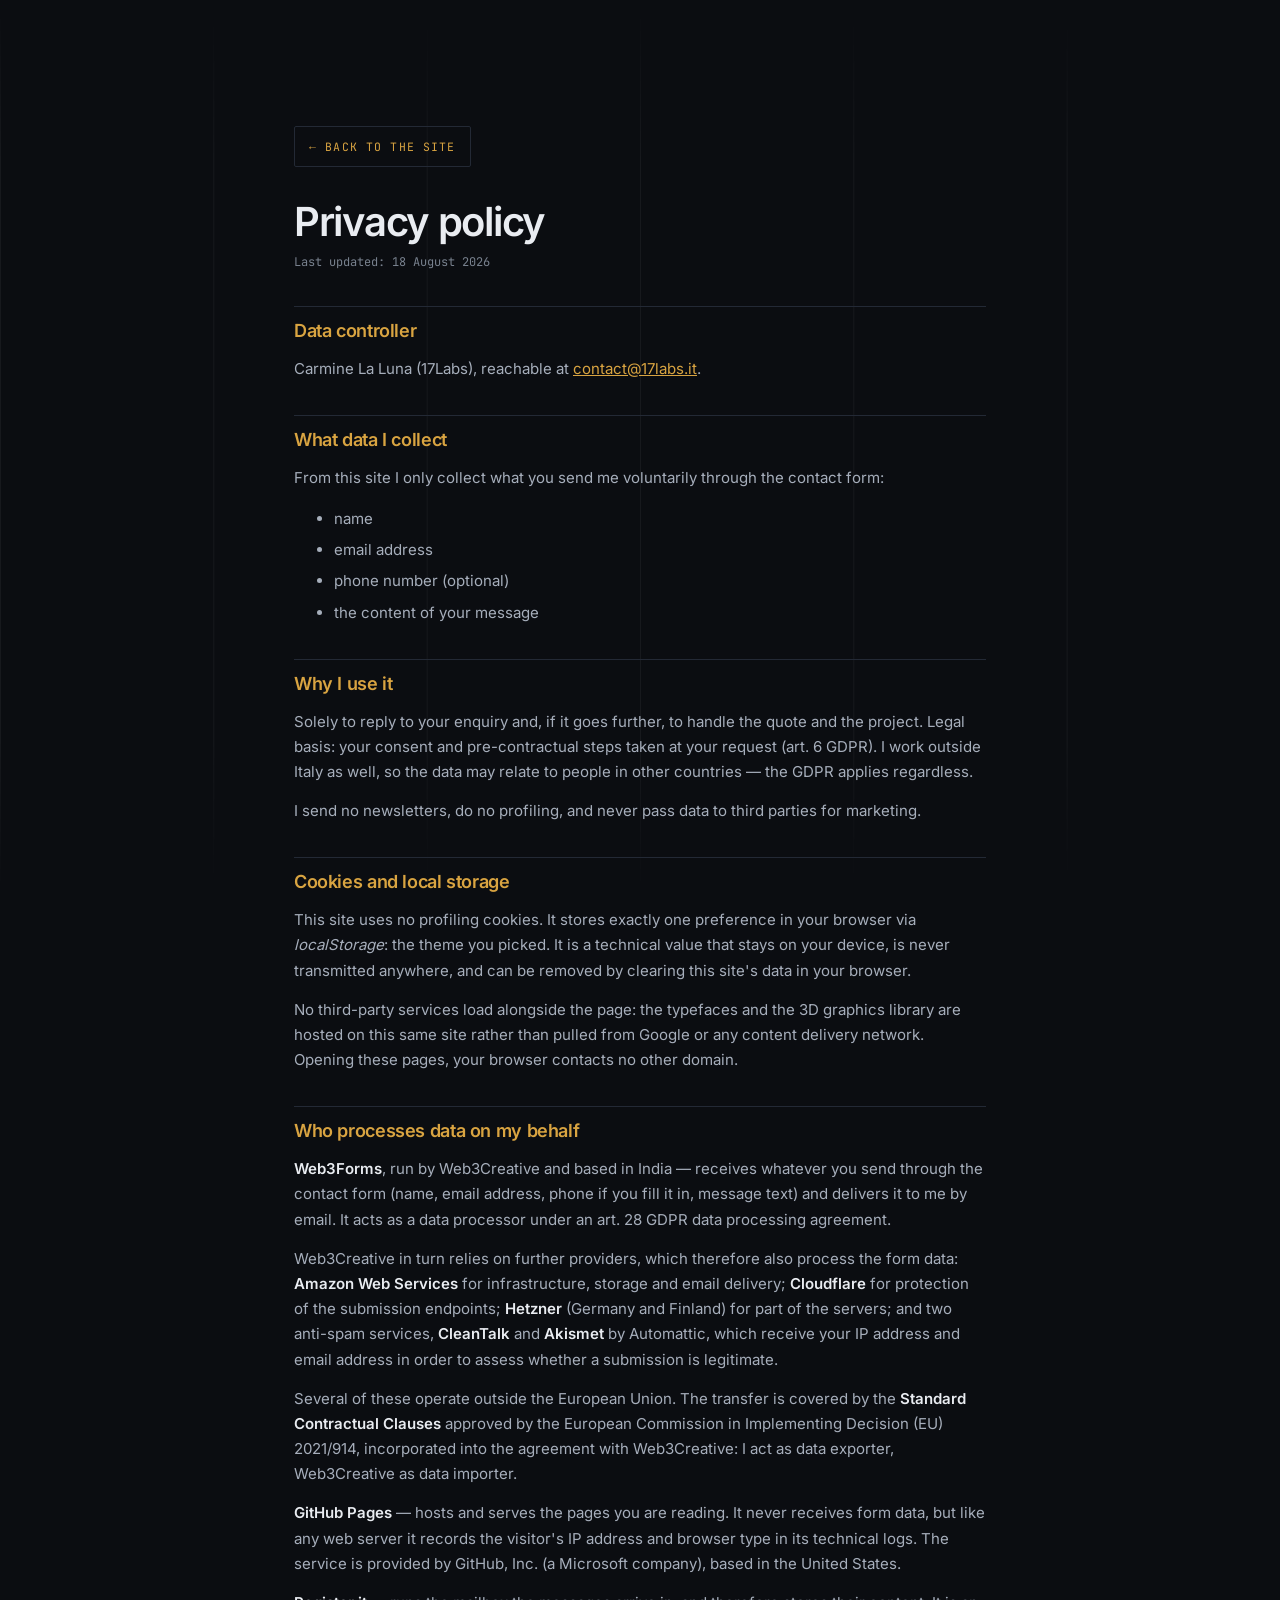
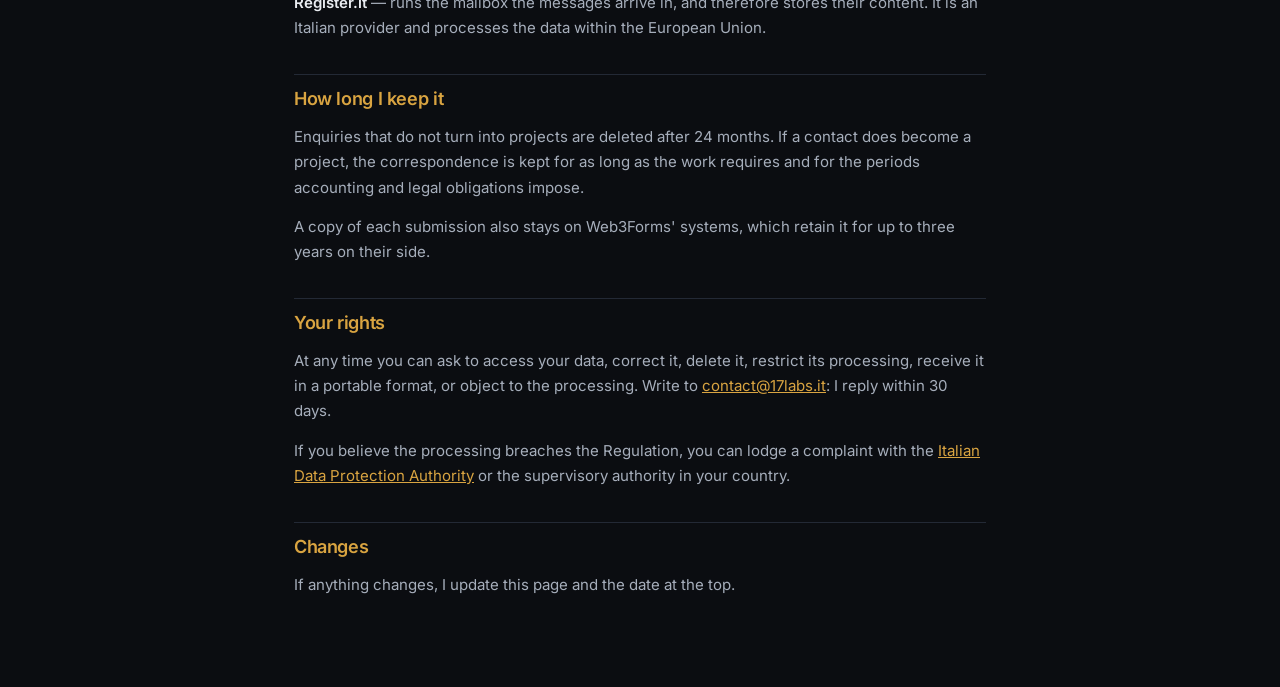
<file: en/privacy.html>
<!doctype html>
<html lang="en" data-theme="dark">
<head>
<meta charset="utf-8">
<meta name="viewport" content="width=device-width,initial-scale=1">
<title>Privacy policy | 17Labs</title>
<meta name="robots" content="noindex">
<meta name="theme-color" content="#0b0d11" media="(prefers-color-scheme: dark)">
<meta name="theme-color" content="#f3f1ec" media="(prefers-color-scheme: light)">
<link rel="stylesheet" href="../assets/fonts.css">
<link rel="icon" href="data:image/svg+xml,%3Csvg xmlns='http://www.w3.org/2000/svg' viewBox='0 0 32 32'%3E%3Crect width='32' height='32' rx='3' fill='%230b0d11'/%3E%3Crect x='3.5' y='3.5' width='25' height='25' rx='1.5' fill='none' stroke='%23333c4b'/%3E%3Cg fill='%23d9a441'%3E%3Crect x='9' y='10' width='2.5' height='12'/%3E%3Crect x='9' y='10' width='6' height='2.5'/%3E%3Crect x='17' y='10' width='7' height='2.5'/%3E%3Crect x='19' y='12.5' width='2.5' height='9.5'/%3E%3C/g%3E%3C/svg%3E">
<script>
  (function () {
    var d = document.documentElement;
    d.classList.add('js');
    try {
      var t = localStorage.getItem('v3-theme');
      if (t === 'light' || t === 'dark') d.setAttribute('data-theme', t);
    } catch (e) {}
  })();
</script>
<link rel="stylesheet" href="../assets/style.css">
</head>
<body>
<div class="gridlines" aria-hidden="true"></div>

<main class="wrap doc">
  <a class="back" href="index.html">&larr; Back to the site</a>

  <h1>Privacy policy</h1>
  <p class="updated">Last updated: 18 August 2026</p>

  <h2>Data controller</h2>
  <p>
    Carmine La Luna (17Labs), reachable at
    <a href="mailto:contact@17labs.it">contact@17labs.it</a>.
  </p>

  <h2>What data I collect</h2>
  <p>From this site I only collect what you send me voluntarily through the contact form:</p>
  <ul>
    <li>name</li>
    <li>email address</li>
    <li>phone number (optional)</li>
    <li>the content of your message</li>
  </ul>

  <h2>Why I use it</h2>
  <p>
    Solely to reply to your enquiry and, if it goes further, to handle the quote and the
    project. Legal basis: your consent and pre-contractual steps taken at your request
    (art. 6 GDPR). I work outside Italy as well, so the data may relate to people in other
    countries — the GDPR applies regardless.
  </p>
  <p>I send no newsletters, do no profiling, and never pass data to third parties for marketing.</p>

  <h2>Cookies and local storage</h2>
  <p>
    This site uses no profiling cookies. It stores exactly one preference in your browser
    via <em>localStorage</em>: the theme you picked. It is a technical value that stays on
    your device, is never transmitted anywhere, and can be removed by clearing this site's
    data in your browser.
  </p>
  <p>
    No third-party services load alongside the page: the typefaces and the 3D graphics
    library are hosted on this same site rather than pulled from Google or any content
    delivery network. Opening these pages, your browser contacts no other domain.
  </p>

  <h2>Who processes data on my behalf</h2>
  <p>
    <strong>Web3Forms</strong>, run by Web3Creative and based in India — receives whatever
    you send through the contact form (name, email address, phone if you fill it in,
    message text) and delivers it to me by email. It acts as a data processor under an
    art. 28 GDPR data processing agreement.
  </p>
  <p>
    Web3Creative in turn relies on further providers, which therefore also process the
    form data: <strong>Amazon Web Services</strong> for infrastructure, storage and email
    delivery; <strong>Cloudflare</strong> for protection of the submission endpoints;
    <strong>Hetzner</strong> (Germany and Finland) for part of the servers; and two
    anti-spam services, <strong>CleanTalk</strong> and <strong>Akismet</strong> by
    Automattic, which receive your IP address and email address in order to assess whether
    a submission is legitimate.
  </p>
  <p>
    Several of these operate outside the European Union. The transfer is covered by the
    <strong>Standard Contractual Clauses</strong> approved by the European Commission in
    Implementing Decision (EU) 2021/914, incorporated into the agreement with
    Web3Creative: I act as data exporter, Web3Creative as data importer.
  </p>
  <p>
    <strong>GitHub Pages</strong> — hosts and serves the pages you are reading. It never
    receives form data, but like any web server it records the visitor's IP address and
    browser type in its technical logs. The service is provided by GitHub, Inc. (a
    Microsoft company), based in the United States.
  </p>
  <p>
    <strong>Register.it</strong> — runs the mailbox the messages arrive in, and therefore
    stores their content. It is an Italian provider and processes the data within the
    European Union.
  </p>

  <h2>How long I keep it</h2>
  <p>
    Enquiries that do not turn into projects are deleted after 24 months. If a contact
    does become a project, the correspondence is kept for as long as the work requires
    and for the periods accounting and legal obligations impose.
  </p>
  <p>
    A copy of each submission also stays on Web3Forms' systems, which retain it for up
    to three years on their side.
  </p>

  <h2>Your rights</h2>
  <p>
    At any time you can ask to access your data, correct it, delete it, restrict its
    processing, receive it in a portable format, or object to the processing. Write to
    <a href="mailto:contact@17labs.it">contact@17labs.it</a>: I reply within 30 days.
  </p>
  <p>
    If you believe the processing breaches the Regulation, you can lodge a complaint with the
    <a href="https://www.garanteprivacy.it" rel="noopener">Italian Data Protection Authority</a>
    or the supervisory authority in your country.
  </p>

  <h2>Changes</h2>
  <p>If anything changes, I update this page and the date at the top.</p>
</main>
</body>
</html>
</file>
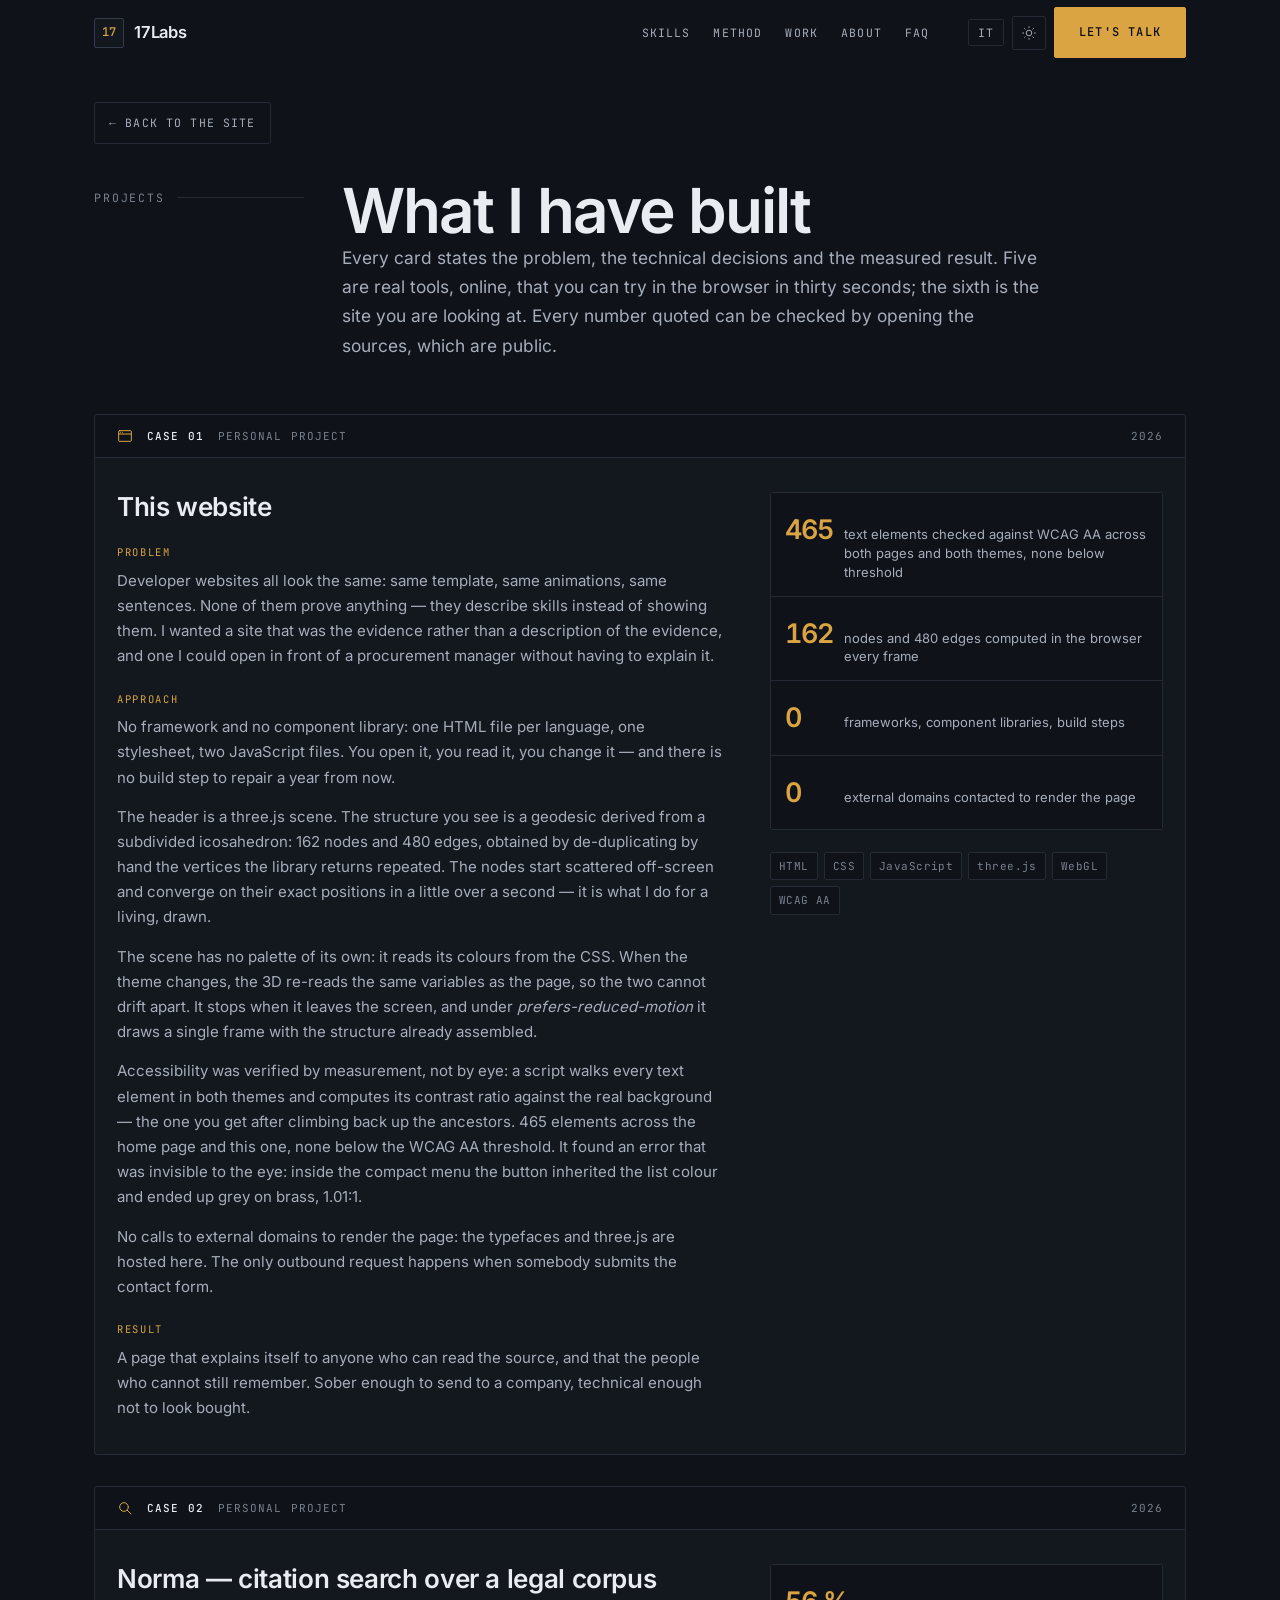
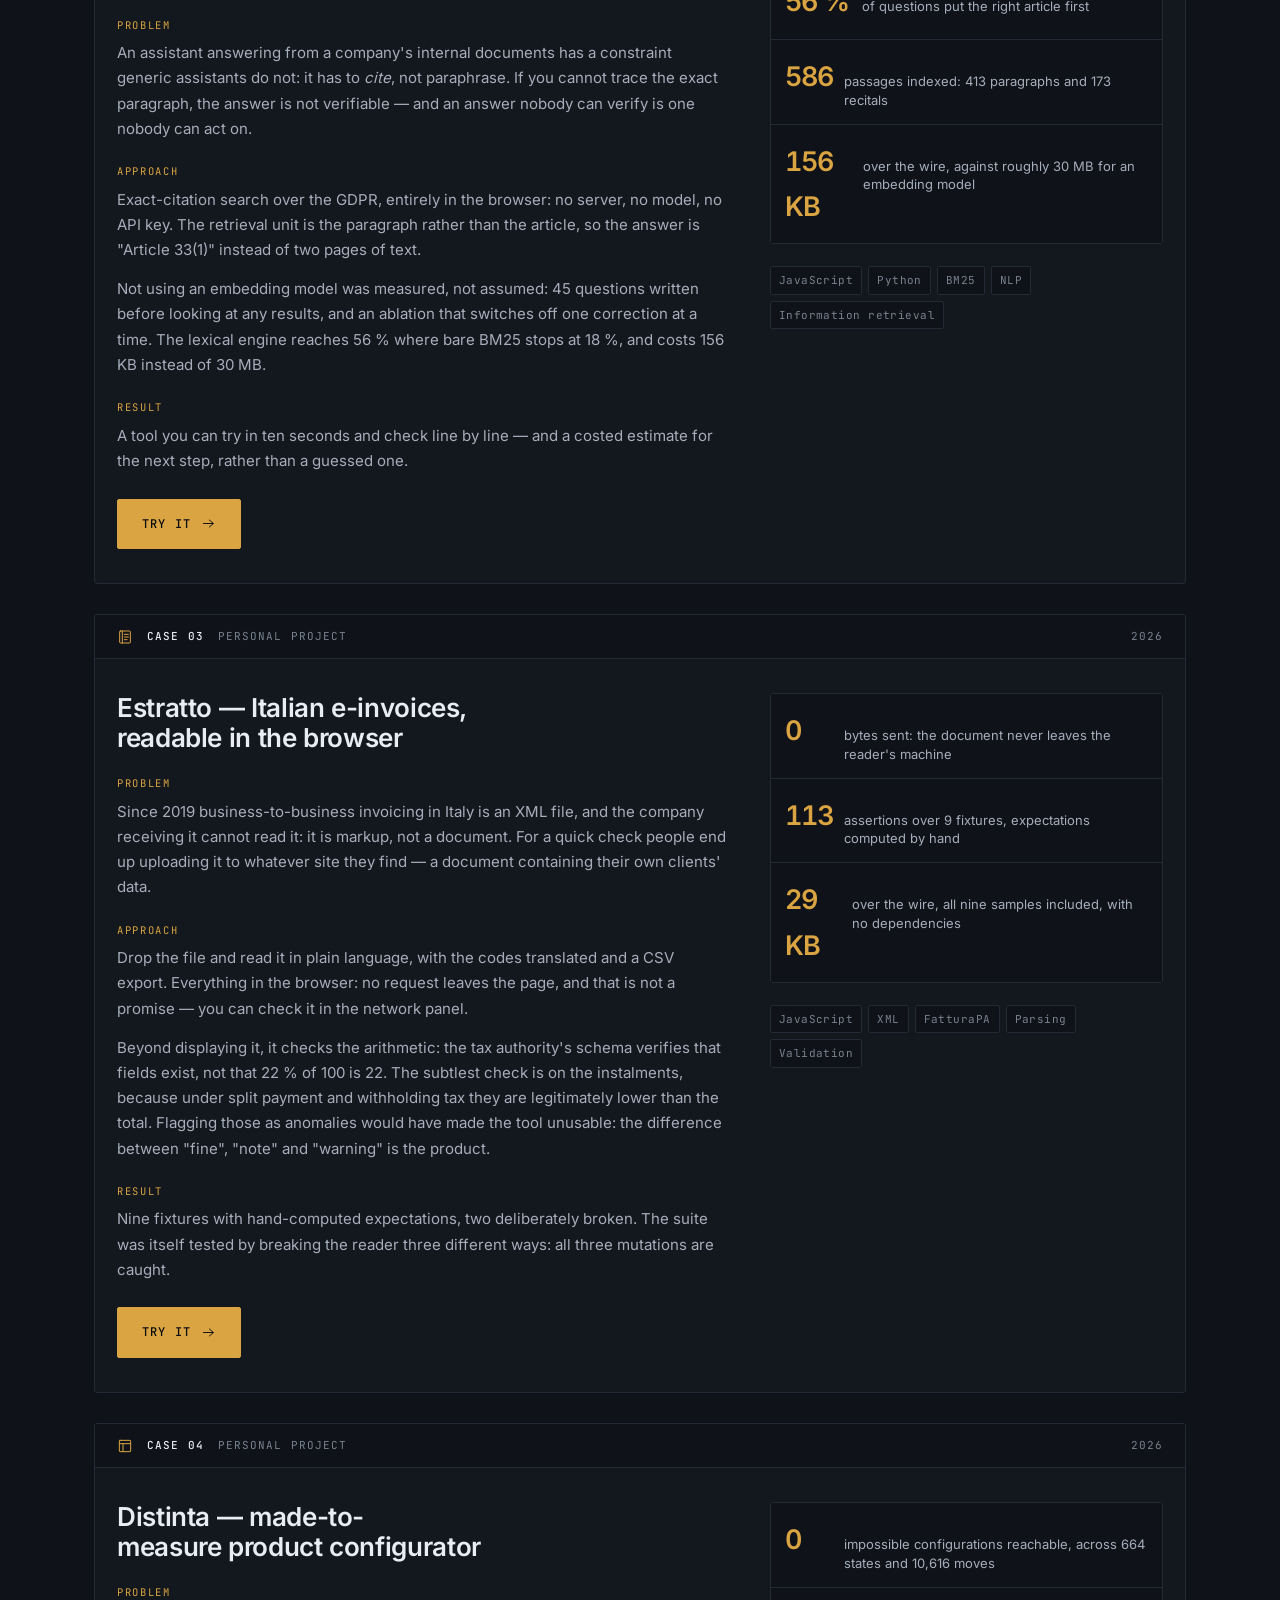
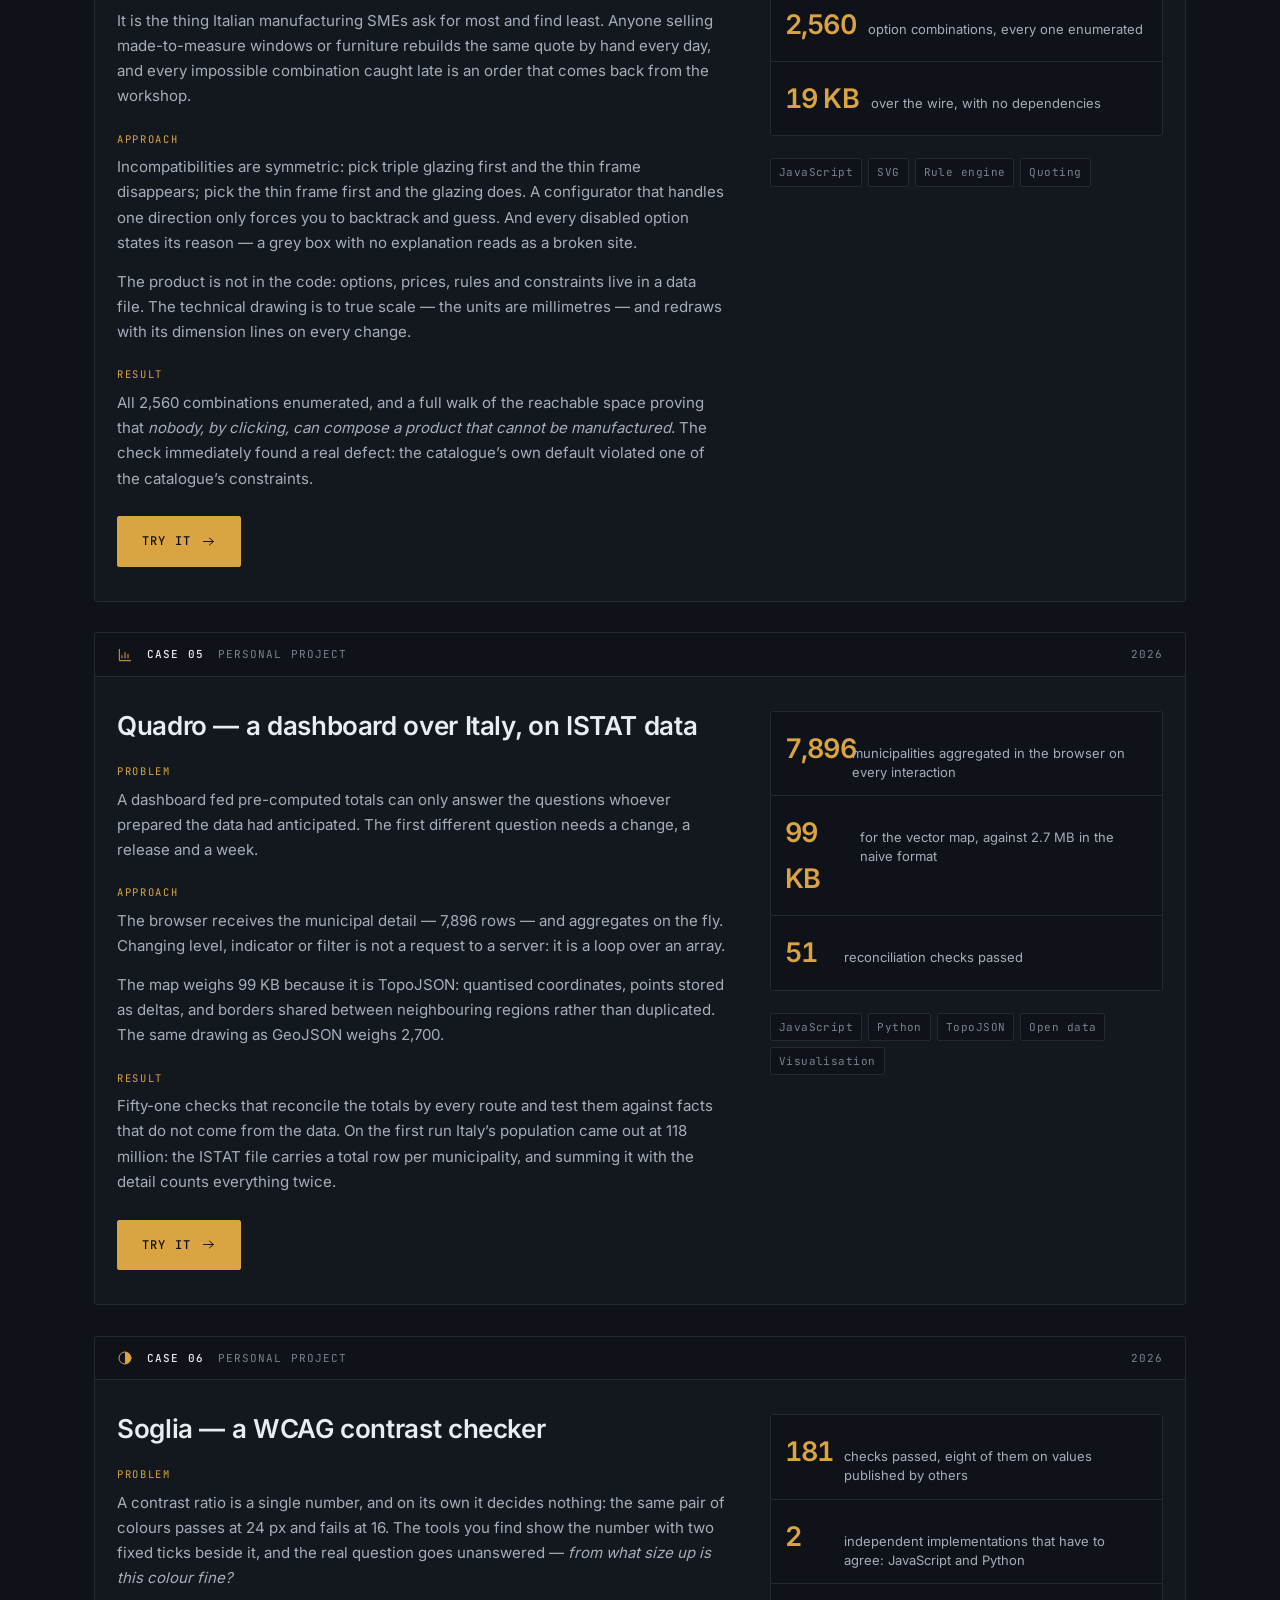
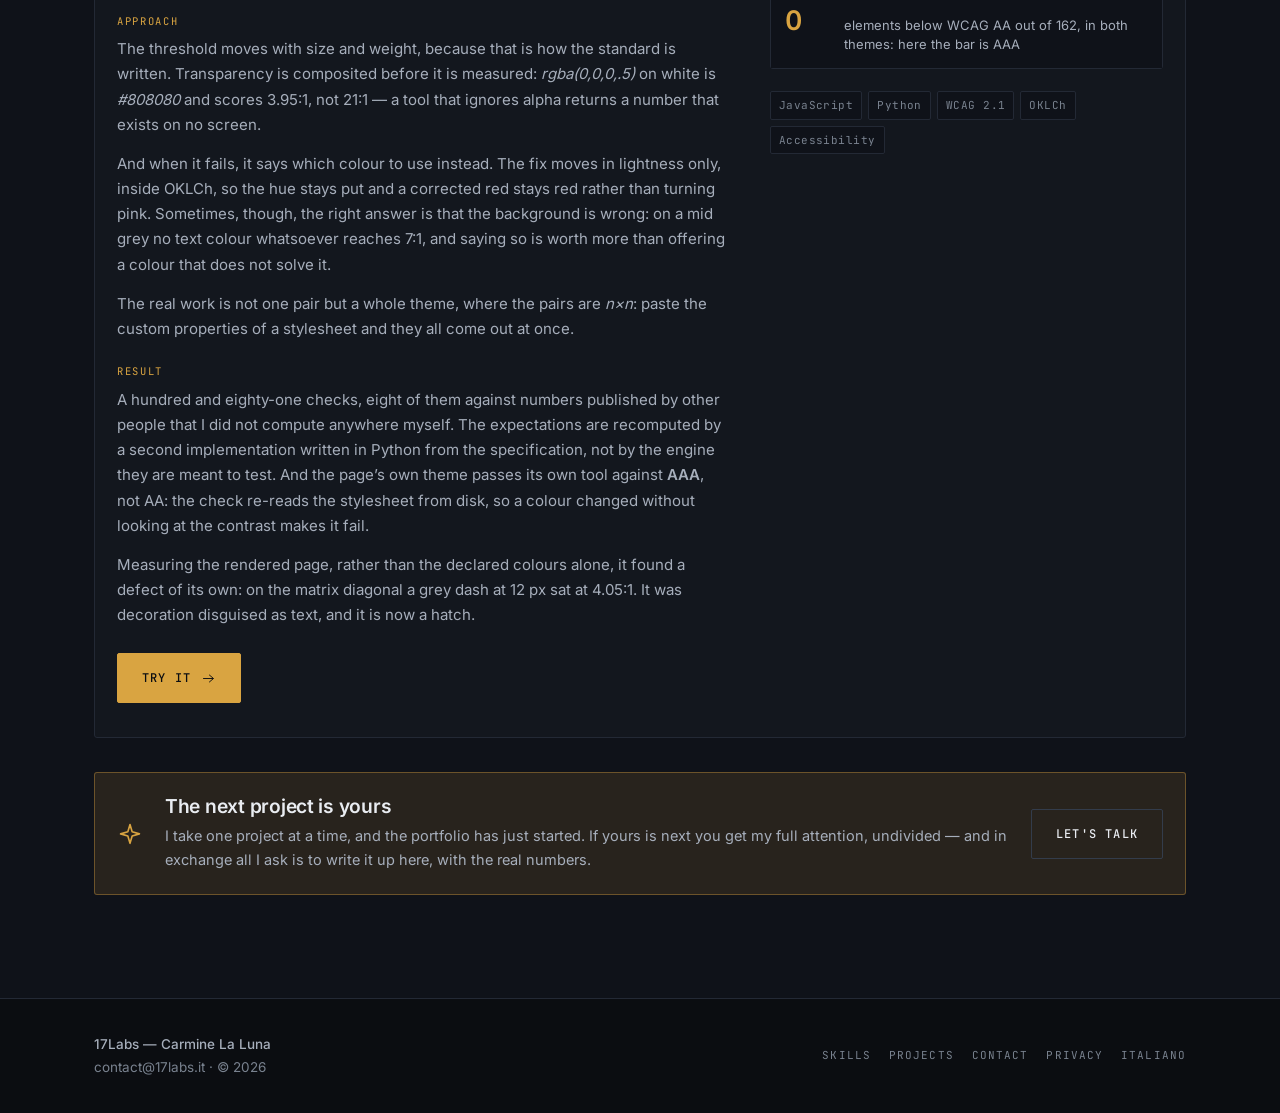
<file: en/projects.html>
<!doctype html>
<html lang="en" data-theme="dark">
<head>
<meta charset="utf-8">
<meta name="viewport" content="width=device-width,initial-scale=1,viewport-fit=cover">
<title>Projects — 17Labs | Carmine La Luna</title>
<meta name="description" content="Six case studies with the problem, the technical decisions and the measured result. Five live tools you can try in the browser: GDPR search, e-invoices, a product configurator, ISTAT data, WCAG contrast.">
<meta name="theme-color" content="#0b0d11" media="(prefers-color-scheme: dark)">
<meta name="theme-color" content="#f3f1ec" media="(prefers-color-scheme: light)">

<meta property="og:type" content="website">
<meta property="og:site_name" content="17Labs">
<meta property="og:title" content="Projects — 17Labs">
<meta property="og:description" content="Six case studies with the problem, the technical decisions and the measured result. Five live tools you can try in the browser: GDPR search, e-invoices, a product configurator, ISTAT data, WCAG contrast.">
<meta property="og:locale" content="en_GB">
<meta property="og:locale:alternate" content="it_IT">
<!-- SEGNAPOSTO: og.png e' ancora quella di Master, va rifatta con la grafica di V3. -->
<meta property="og:image" content="https://17labs.it/og.png">
<meta property="og:image:width" content="1200">
<meta property="og:image:height" content="630">
<meta property="og:url" content="https://17labs.it/en/projects.html">
<link rel="canonical" href="https://17labs.it/en/projects.html">
<link rel="alternate" hreflang="it" href="https://17labs.it/progetti.html">
<link rel="alternate" hreflang="en" href="https://17labs.it/en/projects.html">
<link rel="alternate" hreflang="x-default" href="https://17labs.it/progetti.html">
<meta name="twitter:card" content="summary_large_image">
<meta name="twitter:title" content="Projects — 17Labs">
<meta name="twitter:description" content="Six case studies with the problem, the technical decisions and the measured result. Five live tools you can try in the browser: GDPR search, e-invoices, a product configurator, ISTAT data, WCAG contrast.">
<meta name="twitter:image" content="https://17labs.it/og.png">

<link rel="stylesheet" href="../assets/fonts.css">
<link rel="icon" href="data:image/svg+xml,%3Csvg xmlns='http://www.w3.org/2000/svg' viewBox='0 0 32 32'%3E%3Crect width='32' height='32' rx='3' fill='%230b0d11'/%3E%3Crect x='3.5' y='3.5' width='25' height='25' rx='1.5' fill='none' stroke='%23333c4b'/%3E%3Cg fill='%23d9a441'%3E%3Crect x='9' y='10' width='2.5' height='12'/%3E%3Crect x='9' y='10' width='6' height='2.5'/%3E%3Crect x='17' y='10' width='7' height='2.5'/%3E%3Crect x='19' y='12.5' width='2.5' height='9.5'/%3E%3C/g%3E%3C/svg%3E">

<!-- Come in home: il tema salvato prima del primo disegno, e la
     classe .js perche' le comparse restino nascoste solo se c'e'
     JavaScript per rivelarle. -->
<script>
  (function () {
    var d = document.documentElement;
    d.classList.add('js');
    try {
      var t = localStorage.getItem('v3-theme');
      if (t === 'light' || t === 'dark') d.setAttribute('data-theme', t);
    } catch (e) {}
  })();
</script>
<link rel="stylesheet" href="../assets/style.css">
</head>
<body>

<a class="skip" href="#top">Skip to content</a>
<div class="gridlines" aria-hidden="true"></div>

<svg width="0" height="0" style="position:absolute" aria-hidden="true" focusable="false">
  <defs>
    <symbol id="i-chip" viewBox="0 0 24 24"><rect x="4.5" y="4.5" width="15" height="15" rx="1"/><rect x="9" y="9" width="6" height="6"/><path d="M9 1.5V4.5M15 1.5V4.5M9 19.5v3M15 19.5v3M1.5 9h3M1.5 15h3M19.5 9h3M19.5 15h3"/></symbol>
    <symbol id="i-browser" viewBox="0 0 24 24"><rect x="2.5" y="4" width="19" height="16" rx="1.5"/><path d="M2.5 9h19M5.5 6.5h.01M8 6.5h.01"/></symbol>
    <symbol id="i-key" viewBox="0 0 24 24"><circle cx="7.5" cy="16.5" r="3.6"/><path d="M10.1 13.9 20.5 3.5M17.2 6.8l2.6 2.6M14.6 9.4l2.3 2.3"/></symbol>
    <symbol id="i-ledger" viewBox="0 0 24 24"><rect x="4" y="3" width="16" height="18" rx="1"/><path d="M8 3v18M11 8h6M11 12h6M11 16h4"/></symbol>
    <symbol id="i-bag" viewBox="0 0 24 24"><path d="M4 8h16l-1.2 12.1a1 1 0 0 1-1 .9H6.2a1 1 0 0 1-1-.9L4 8Z"/><path d="M8.6 10.5V6.6a3.4 3.4 0 0 1 6.8 0v3.9"/></symbol>
    <symbol id="i-flow" viewBox="0 0 24 24"><rect x="2.5" y="3.5" width="7" height="6" rx="1"/><rect x="14.5" y="14.5" width="7" height="6" rx="1"/><path d="M9.5 6.5h4.5a4 4 0 0 1 4 4v4"/><path d="M15.8 12.2 18 14.4l2.2-2.2"/></symbol>
    <symbol id="i-chart" viewBox="0 0 24 24"><path d="M3.5 3.5v17h17"/><path d="M7.5 16.5v-3.5M12 16.5v-8M16.5 16.5v-5.5"/></symbol>
    <symbol id="i-server" viewBox="0 0 24 24"><rect x="3" y="3.5" width="18" height="6" rx="1"/><rect x="3" y="14.5" width="18" height="6" rx="1"/><path d="M6.5 6.5h.01M6.5 17.5h.01"/></symbol>
    <symbol id="i-search" viewBox="0 0 24 24"><circle cx="10.5" cy="10.5" r="6.5"/><path d="M15.4 15.4 21 21"/></symbol>
    <symbol id="i-draft" viewBox="0 0 24 24"><rect x="3.5" y="3.5" width="17" height="17" rx="1"/><path d="M3.5 8.5h17M9 8.5v12"/></symbol>
    <symbol id="i-contrast" viewBox="0 0 24 24"><circle cx="12" cy="12" r="9"/><path d="M12 3a9 9 0 0 1 0 18Z" fill="currentColor" stroke="none"/></symbol>
    <symbol id="i-code" viewBox="0 0 24 24"><path d="M9 6.5 3.5 12 9 17.5M15 6.5 20.5 12 15 17.5"/></symbol>
    <symbol id="i-live" viewBox="0 0 24 24"><circle cx="12" cy="12" r="2.4"/><path d="M7.9 7.9a5.8 5.8 0 0 0 0 8.2M16.1 7.9a5.8 5.8 0 0 1 0 8.2M5 5a9.9 9.9 0 0 0 0 14M19 5a9.9 9.9 0 0 1 0 14"/></symbol>
    <symbol id="i-mail" viewBox="0 0 24 24"><rect x="2.5" y="4.5" width="19" height="15" rx="1.5"/><path d="m3.6 6 8.4 6.4L20.4 6"/></symbol>
    <symbol id="i-globe" viewBox="0 0 24 24"><circle cx="12" cy="12" r="9"/><path d="M3 12h18M12 3a14 14 0 0 1 0 18 14 14 0 0 1 0-18Z"/></symbol>
    <symbol id="i-clock" viewBox="0 0 24 24"><circle cx="12" cy="12" r="9"/><path d="M12 6.5V12l3.6 2.1"/></symbol>
    <symbol id="i-spark" viewBox="0 0 24 24"><path d="M12 3.2 14 9.9l6.7 2-6.7 2-2 6.7-2-6.7-6.7-2 6.7-2Z"/></symbol>
    <symbol id="i-arrow" viewBox="0 0 24 24"><path d="M4 12h15M13.5 6.5 20 12l-6.5 5.5"/></symbol>
    <symbol id="i-sun" viewBox="0 0 24 24"><circle cx="12" cy="12" r="4.2"/><path d="M12 2v2.4M12 19.6V22M2 12h2.4M19.6 12H22M4.9 4.9l1.7 1.7M17.4 17.4l1.7 1.7M19.1 4.9l-1.7 1.7M6.6 17.4l-1.7 1.7"/></symbol>
    <symbol id="i-moon" viewBox="0 0 24 24"><path d="M20.5 14.6A8.6 8.6 0 0 1 9.4 3.5a8.6 8.6 0 1 0 11.1 11.1Z"/></symbol>
    <symbol id="i-menu" viewBox="0 0 24 24"><path d="M3.5 7h17M3.5 12h17M3.5 17h17"/></symbol>
  </defs>
</svg>

<noscript>
  <p style="padding:90px 20px 20px;max-width:62ch;margin:0 auto;line-height:1.7">
    This page uses JavaScript only for the compact menu and the scroll reveals: the content is all here below without it.
  </p>
</noscript>

<!-- ============================ NAVIGAZIONE ============================ -->
<header class="nav" id="nav">
  <div class="wrap nav__inner">
    <a class="brand" href="index.html">
      <span class="brand__mark" aria-hidden="true">17</span>
      17Labs
    </a>

    <nav class="nav__links" aria-label="Sections">
      <a href="index.html#skills">Skills</a>
      <a href="index.html#method">Method</a>
      <a href="index.html#work">Work</a>
      <a href="index.html#about">About</a>
      <a href="index.html#faq">FAQ</a>
    </nav>

    <div class="nav__end">
      <a class="lang" href="../progetti.html" hreflang="it" lang="it">IT</a>
      <button class="iconbtn" id="theme-toggle" type="button" aria-label="Switch between light and dark theme">
        <svg class="i-sun" aria-hidden="true"><use href="#i-sun"></use></svg>
        <svg class="i-moon" aria-hidden="true"><use href="#i-moon"></use></svg>
      </button>
      <a class="btn btn--primary" href="index.html#contact">Let's talk</a>
      <button class="iconbtn nav__burger" id="nav-toggle" type="button"
              aria-expanded="false" aria-controls="nav-menu" aria-label="Open the menu">
        <svg aria-hidden="true"><use href="#i-menu"></use></svg>
      </button>
    </div>
  </div>

  <nav class="nav__panel" id="nav-menu" hidden aria-label="Main menu">
    <a href="index.html#skills">Skills</a>
    <a href="index.html#stack">Stack</a>
    <a href="index.html#method">Method</a>
    <a href="index.html#work">Work</a>
    <a href="index.html#about">About</a>
    <a href="index.html#faq">FAQ</a>
    <a class="btn btn--primary" href="index.html#contact">Let's talk</a>
  </nav>
</header>

<main id="top">

<!-- ============================ PROGETTI ============================
     Le schede stanno QUI e solo qui. In home ce ne sono due, le piu'
     recenti, piu' un collegamento a questa pagina: sei casi studio di
     fila erano un muro, e chi arriva dalla ricerca non li leggeva.
     Un caso nuovo si aggiunge duplicando <article class="case">.
================================================================= -->
<section class="section section--alt" id="work">
  <div class="wrap">
    <a class="back" href="index.html">&larr; Back to the site</a>

    <div class="sec__head reveal">
      <p class="eyebrow">Projects</p>
      <div>
        <h1>What I have built</h1>
        <p class="lede">
          Every card states the problem, the technical decisions and the measured result. Five are real tools, online, that you can try in the browser in thirty seconds; the sixth is the site you are looking at. Every number quoted can be checked by opening the sources, which are public.
        </p>
      </div>
    </div>

    <article class="case reveal">
      <div class="case__bar">
        <svg class="ico" aria-hidden="true"><use href="#i-browser"></use></svg>
        <b>Case 01</b>
        <span>Personal project</span>
        <span>2026</span>
      </div>

      <div class="case__body">
        <div>
          <h3>This website</h3>

          <div class="block">
            <span class="block__k">Problem</span>
            <p>Developer websites all look the same: same template, same animations, same
               sentences. None of them prove anything — they describe skills instead of
               showing them. I wanted a site that was the evidence rather than a description
               of the evidence, and one I could open in front of a procurement manager
               without having to explain it.</p>
          </div>

          <div class="block">
            <span class="block__k">Approach</span>
            <p>No framework and no component library: one HTML file per language, one
               stylesheet, two JavaScript files. You open it, you read it, you change it —
               and there is no build step to repair a year from now.</p>
            <p>The header is a three.js scene. The structure you see is a geodesic derived
               from a subdivided icosahedron: 162 nodes and 480 edges, obtained by
               de-duplicating by hand the vertices the library returns repeated. The nodes
               start scattered off-screen and converge on their exact positions in a little
               over a second — it is what I do for a living, drawn.</p>
            <p>The scene has no palette of its own: it reads its colours from the CSS. When
               the theme changes, the 3D re-reads the same variables as the page, so the two
               cannot drift apart. It stops when it leaves the screen, and under
               <em>prefers-reduced-motion</em> it draws a single frame with the structure
               already assembled.</p>
            <p>Accessibility was verified by measurement, not by eye: a script walks every
               text element in both themes and computes its contrast ratio against the real
               background — the one you get after climbing back up the ancestors. 465
               elements across the home page and this one, none below the WCAG AA threshold. It found an error that was
               invisible to the eye: inside the compact menu the button inherited the list
               colour and ended up grey on brass, 1.01:1.</p>
            <p>No calls to external domains to render the page: the typefaces and three.js
               are hosted here. The only outbound request happens when somebody submits the
               contact form.</p>
          </div>

          <div class="block">
            <span class="block__k">Result</span>
            <p>A page that explains itself to anyone who can read the source, and that the
               people who cannot still remember. Sober enough to send to a company, technical
               enough not to look bought.</p>
          </div>
        </div>

        <div>
          <div class="metrics">
            <div class="metric"><b>465</b><span>text elements checked against WCAG AA across both pages and both themes, none below threshold</span></div>
            <div class="metric"><b>162</b><span>nodes and 480 edges computed in the browser every frame</span></div>
            <div class="metric"><b>0</b><span>frameworks, component libraries, build steps</span></div>
            <div class="metric"><b>0</b><span>external domains contacted to render the page</span></div>
          </div>
          <ul class="tags"><li>HTML</li><li>CSS</li><li>JavaScript</li><li>three.js</li><li>WebGL</li><li>WCAG AA</li></ul>
        </div>
      </div>
    </article>


    <!-- ============================================================
         The only reference to Norma on the site. The project lives on
         its own, on its own domain: this is the card and the outbound
         link, nothing else.
         PLACEHOLDER: update the address once it is published.
         ============================================================ -->
    <article class="case reveal" style="margin-top:clamp(20px,2.4vw,32px)">
      <div class="case__bar">
        <svg class="ico" aria-hidden="true"><use href="#i-search"></use></svg>
        <b>Case 02</b>
        <span>Personal project</span>
        <span>2026</span>
      </div>

      <div class="case__body">
        <div>
          <h3>Norma — citation search over a legal corpus</h3>

          <div class="block">
            <span class="block__k">Problem</span>
            <p>An assistant answering from a company's internal documents has a
               constraint generic assistants do not: it has to <em>cite</em>, not
               paraphrase. If you cannot trace the exact paragraph, the answer is not
               verifiable — and an answer nobody can verify is one nobody can act on.</p>
          </div>

          <div class="block">
            <span class="block__k">Approach</span>
            <p>Exact-citation search over the GDPR, entirely in the browser: no server,
               no model, no API key. The retrieval unit is the paragraph rather than the
               article, so the answer is "Article 33(1)" instead of two pages of text.</p>
            <p>Not using an embedding model was measured, not assumed: 45 questions
               written before looking at any results, and an ablation that switches off
               one correction at a time. The lexical engine reaches 56 % where bare BM25
               stops at 18 %, and costs 156 KB instead of 30 MB.</p>
          </div>

          <div class="block">
            <span class="block__k">Result</span>
            <p>A tool you can try in ten seconds and check line by line — and a costed
               estimate for the next step, rather than a guessed one.</p>
          </div>

          <div style="margin-top:clamp(18px,2vw,26px)">
            <a class="btn btn--primary" href="https://norma.17labs.it/" rel="noopener">
              Try it
              <svg class="ico" aria-hidden="true"><use href="#i-arrow"></use></svg>
            </a>
          </div>
        </div>

        <div>
          <div class="metrics">
            <div class="metric"><b>56 %</b><span>of questions put the right article first</span></div>
            <div class="metric"><b>586</b><span>passages indexed: 413 paragraphs and 173 recitals</span></div>
            <div class="metric"><b>156 KB</b><span>over the wire, against roughly 30 MB for an embedding model</span></div>
          </div>
          <ul class="tags"><li>JavaScript</li><li>Python</li><li>BM25</li><li>NLP</li><li>Information retrieval</li></ul>
        </div>
      </div>
    </article>


    <!-- The only reference to Estratto. The project lives on its own,
         at estratto.17labs.it: this is the card and the outbound link. -->
    <article class="case reveal" style="margin-top:clamp(20px,2.4vw,32px)">
      <div class="case__bar">
        <svg class="ico" aria-hidden="true"><use href="#i-ledger"></use></svg>
        <b>Case 03</b>
        <span>Personal project</span>
        <span>2026</span>
      </div>

      <div class="case__body">
        <div>
          <h3>Estratto — Italian e-invoices, readable in the browser</h3>

          <div class="block">
            <span class="block__k">Problem</span>
            <p>Since 2019 business-to-business invoicing in Italy is an XML file, and
               the company receiving it cannot read it: it is markup, not a document.
               For a quick check people end up uploading it to whatever site they
               find — a document containing their own clients' data.</p>
          </div>

          <div class="block">
            <span class="block__k">Approach</span>
            <p>Drop the file and read it in plain language, with the codes translated
               and a CSV export. Everything in the browser: no request leaves the page,
               and that is not a promise — you can check it in the network panel.</p>
            <p>Beyond displaying it, it checks the arithmetic: the tax authority's
               schema verifies that fields exist, not that 22 % of 100 is 22. The
               subtlest check is on the instalments, because under split payment and
               withholding tax they are legitimately lower than the total. Flagging
               those as anomalies would have made the tool unusable: the difference
               between "fine", "note" and "warning" is the product.</p>
          </div>

          <div class="block">
            <span class="block__k">Result</span>
            <p>Nine fixtures with hand-computed expectations, two deliberately broken.
               The suite was itself tested by breaking the reader three different ways:
               all three mutations are caught.</p>
          </div>

          <div style="margin-top:clamp(18px,2vw,26px)">
            <a class="btn btn--primary" href="https://estratto.17labs.it/" rel="noopener">
              Try it
              <svg class="ico" aria-hidden="true"><use href="#i-arrow"></use></svg>
            </a>
          </div>
        </div>

        <div>
          <div class="metrics">
            <div class="metric"><b>0</b><span>bytes sent: the document never leaves the reader's machine</span></div>
            <div class="metric"><b>113</b><span>assertions over 9 fixtures, expectations computed by hand</span></div>
            <div class="metric"><b>29 KB</b><span>over the wire, all nine samples included, with no dependencies</span></div>
          </div>
          <ul class="tags"><li>JavaScript</li><li>XML</li><li>FatturaPA</li><li>Parsing</li><li>Validation</li></ul>
        </div>
      </div>
    </article>


    <!-- Reference to Distinta. The project lives on its own. -->
    <article class="case reveal" style="margin-top:clamp(20px,2.4vw,32px)">
      <div class="case__bar">
        <svg class="ico" aria-hidden="true"><use href="#i-draft"></use></svg>
        <b>Case 04</b><span>Personal project</span><span>2026</span>
      </div>
      <div class="case__body">
        <div>
          <h3>Distinta &mdash; made-to-measure product configurator</h3>
          <div class="block">
            <span class="block__k">Problem</span>
            <p>It is the thing Italian manufacturing SMEs ask for most and find least.
               Anyone selling made-to-measure windows or furniture rebuilds the same quote by
               hand every day, and every impossible combination caught late is an order that
               comes back from the workshop.</p>
          </div>
          <div class="block">
            <span class="block__k">Approach</span>
            <p>Incompatibilities are symmetric: pick triple glazing first and the thin frame
               disappears; pick the thin frame first and the glazing does. A configurator that
               handles one direction only forces you to backtrack and guess. And every disabled
               option states its reason &mdash; a grey box with no explanation reads as a broken
               site.</p>
            <p>The product is not in the code: options, prices, rules and constraints live in a
               data file. The technical drawing is to true scale &mdash; the units are
               millimetres &mdash; and redraws with its dimension lines on every change.</p>
          </div>
          <div class="block">
            <span class="block__k">Result</span>
            <p>All 2,560 combinations enumerated, and a full walk of the reachable space
               proving that <em>nobody, by clicking, can compose a product that cannot be
               manufactured</em>. The check immediately found a real defect: the
               catalogue&rsquo;s own default violated one of the catalogue&rsquo;s
               constraints.</p>
          </div>
          <div style="margin-top:clamp(18px,2vw,26px)">
            <a class="btn btn--primary" href="https://distinta.17labs.it/" rel="noopener">
              Try it <svg class="ico" aria-hidden="true"><use href="#i-arrow"></use></svg>
            </a>
          </div>
        </div>
        <div>
          <div class="metrics">
            <div class="metric"><b>0</b><span>impossible configurations reachable, across 664 states and 10,616 moves</span></div>
            <div class="metric"><b>2,560</b><span>option combinations, every one enumerated</span></div>
            <div class="metric"><b>19 KB</b><span>over the wire, with no dependencies</span></div>
          </div>
          <ul class="tags"><li>JavaScript</li><li>SVG</li><li>Rule engine</li><li>Quoting</li></ul>
        </div>
      </div>
    </article>

    <!-- Reference to Quadro. -->
    <article class="case reveal" style="margin-top:clamp(20px,2.4vw,32px)">
      <div class="case__bar">
        <svg class="ico" aria-hidden="true"><use href="#i-chart"></use></svg>
        <b>Case 05</b><span>Personal project</span><span>2026</span>
      </div>
      <div class="case__body">
        <div>
          <h3>Quadro &mdash; a dashboard over Italy, on ISTAT data</h3>
          <div class="block">
            <span class="block__k">Problem</span>
            <p>A dashboard fed pre-computed totals can only answer the questions whoever
               prepared the data had anticipated. The first different question needs a change,
               a release and a week.</p>
          </div>
          <div class="block">
            <span class="block__k">Approach</span>
            <p>The browser receives the municipal detail &mdash; 7,896 rows &mdash; and
               aggregates on the fly. Changing level, indicator or filter is not a request to a
               server: it is a loop over an array.</p>
            <p>The map weighs 99 KB because it is TopoJSON: quantised coordinates, points
               stored as deltas, and borders shared between neighbouring regions rather than
               duplicated. The same drawing as GeoJSON weighs 2,700.</p>
          </div>
          <div class="block">
            <span class="block__k">Result</span>
            <p>Fifty-one checks that reconcile the totals by every route and test them against
               facts that do not come from the data. On the first run Italy&rsquo;s population
               came out at 118 million: the ISTAT file carries a total row per municipality,
               and summing it with the detail counts everything twice.</p>
          </div>
          <div style="margin-top:clamp(18px,2vw,26px)">
            <a class="btn btn--primary" href="https://quadro.17labs.it/" rel="noopener">
              Try it <svg class="ico" aria-hidden="true"><use href="#i-arrow"></use></svg>
            </a>
          </div>
        </div>
        <div>
          <div class="metrics">
            <div class="metric"><b>7,896</b><span>municipalities aggregated in the browser on every interaction</span></div>
            <div class="metric"><b>99 KB</b><span>for the vector map, against 2.7 MB in the naive format</span></div>
            <div class="metric"><b>51</b><span>reconciliation checks passed</span></div>
          </div>
          <ul class="tags"><li>JavaScript</li><li>Python</li><li>TopoJSON</li><li>Open data</li><li>Visualisation</li></ul>
        </div>
      </div>
    </article>


    <!-- Reference to Soglia. -->
    <article class="case reveal" style="margin-top:clamp(20px,2.4vw,32px)">
      <div class="case__bar">
        <svg class="ico" aria-hidden="true"><use href="#i-contrast"></use></svg>
        <b>Case 06</b><span>Personal project</span><span>2026</span>
      </div>
      <div class="case__body">
        <div>
          <h3>Soglia &mdash; a WCAG contrast checker</h3>
          <div class="block">
            <span class="block__k">Problem</span>
            <p>A contrast ratio is a single number, and on its own it decides nothing: the same
               pair of colours passes at 24 px and fails at 16. The tools you find show the
               number with two fixed ticks beside it, and the real question goes unanswered
               &mdash; <em>from what size up is this colour fine?</em></p>
          </div>
          <div class="block">
            <span class="block__k">Approach</span>
            <p>The threshold moves with size and weight, because that is how the standard is
               written. Transparency is composited before it is measured:
               <em>rgba(0,0,0,.5)</em> on white is <em>#808080</em> and scores 3.95:1, not
               21:1 &mdash; a tool that ignores alpha returns a number that exists on no
               screen.</p>
            <p>And when it fails, it says which colour to use instead. The fix moves in
               lightness only, inside OKLCh, so the hue stays put and a corrected red stays red
               rather than turning pink. Sometimes, though, the right answer is that the
               background is wrong: on a mid grey no text colour whatsoever reaches 7:1, and
               saying so is worth more than offering a colour that does not solve it.</p>
            <p>The real work is not one pair but a whole theme, where the pairs are
               <em>n&times;n</em>: paste the custom properties of a stylesheet and they all come
               out at once.</p>
          </div>
          <div class="block">
            <span class="block__k">Result</span>
            <p>A hundred and eighty-one checks, eight of them against numbers published by other
               people that I did not compute anywhere myself. The expectations are recomputed by
               a second implementation written in Python from the specification, not by the
               engine they are meant to test. And the page&rsquo;s own theme passes its own tool
               against <strong>AAA</strong>, not AA: the check re-reads the stylesheet from
               disk, so a colour changed without looking at the contrast makes it fail.</p>
            <p>Measuring the rendered page, rather than the declared colours alone, it found a
               defect of its own: on the matrix diagonal a grey dash at 12 px sat at 4.05:1. It
               was decoration disguised as text, and it is now a hatch.</p>
          </div>
          <div style="margin-top:clamp(18px,2vw,26px)">
            <a class="btn btn--primary" href="https://soglia.17labs.it/" rel="noopener">
              Try it <svg class="ico" aria-hidden="true"><use href="#i-arrow"></use></svg>
            </a>
          </div>
        </div>
        <div>
          <div class="metrics">
            <div class="metric"><b>181</b><span>checks passed, eight of them on values published by others</span></div>
            <div class="metric"><b>2</b><span>independent implementations that have to agree: JavaScript and Python</span></div>
            <div class="metric"><b>0</b><span>elements below WCAG AA out of 162, in both themes: here the bar is AAA</span></div>
          </div>
          <ul class="tags"><li>JavaScript</li><li>Python</li><li>WCAG 2.1</li><li>OKLCh</li><li>Accessibility</li></ul>
        </div>
      </div>
    </article>

    <div class="next reveal">
      <svg class="ico" aria-hidden="true"><use href="#i-spark"></use></svg>
      <div>
        <h3>The next project is yours</h3>
        <p>I take one project at a time, and the portfolio has just started. If yours is next
           you get my full attention, undivided — and in exchange all I ask is to write it up
           here, with the real numbers.</p>
      </div>
      <a class="btn" href="index.html#contact">Let's talk</a>
    </div>
  </div>
</section>

</main>

<!-- ============================ PIÈ DI PAGINA ============================ -->
<footer class="footer">
  <div class="wrap footer__inner">
    <!-- The VAT number goes here ONLY once it actually exists. -->
    <p class="footer__note">
      <b>17Labs — Carmine La Luna</b><br>
      contact@17labs.it · © <span data-year>2026</span>
    </p>
    <nav class="footer__links" aria-label="Secondary links">
      <a href="index.html#skills">Skills</a>
      <a href="projects.html" aria-current="page">Projects</a>
      <a href="index.html#contact">Contact</a>
      <a href="privacy.html">Privacy</a>
      <a href="../progetti.html" hreflang="it" lang="it">Italiano</a>
    </nav>
  </div>
</footer>

<script src="../assets/app.js" defer></script>
</body>
</html>
</file>
<file: assets/fonts.css>
/* ============================================================
   Font ospitati in proprio: nessuna chiamata a Google o ad altri
   domini esterni. Solo i subset latin e latin-ext, gli unici che
   servono a italiano e inglese.

   Inter e' sotto SIL Open Font License, JetBrains Mono sotto
   Apache 2.0: ospitarli in proprio e' esplicitamente permesso.

   Rispetto a Master manca Press Start 2P: qui non serve.
   ============================================================ */

/* Inter 400 - latin-ext */
@font-face {
  font-family: 'Inter';
  font-style: normal;
  font-weight: 400;
  font-display: swap;
  src: url(fonts/inter-400-latin-ext.woff2) format('woff2');
  unicode-range: U+0100-02BA, U+02BD-02C5, U+02C7-02CC, U+02CE-02D7, U+02DD-02FF, U+0304, U+0308, U+0329, U+1D00-1DBF, U+1E00-1E9F, U+1EF2-1EFF, U+2020, U+20A0-20AB, U+20AD-20C0, U+2113, U+2C60-2C7F, U+A720-A7FF;
}

/* Inter 400 - latin */
@font-face {
  font-family: 'Inter';
  font-style: normal;
  font-weight: 400;
  font-display: swap;
  src: url(fonts/inter-400-latin.woff2) format('woff2');
  unicode-range: U+0000-00FF, U+0131, U+0152-0153, U+02BB-02BC, U+02C6, U+02DA, U+02DC, U+0304, U+0308, U+0329, U+2000-206F, U+20AC, U+2122, U+2191, U+2193, U+2212, U+2215, U+FEFF, U+FFFD;
}

/* Inter 500 - latin-ext */
@font-face {
  font-family: 'Inter';
  font-style: normal;
  font-weight: 500;
  font-display: swap;
  src: url(fonts/inter-500-latin-ext.woff2) format('woff2');
  unicode-range: U+0100-02BA, U+02BD-02C5, U+02C7-02CC, U+02CE-02D7, U+02DD-02FF, U+0304, U+0308, U+0329, U+1D00-1DBF, U+1E00-1E9F, U+1EF2-1EFF, U+2020, U+20A0-20AB, U+20AD-20C0, U+2113, U+2C60-2C7F, U+A720-A7FF;
}

/* Inter 500 - latin */
@font-face {
  font-family: 'Inter';
  font-style: normal;
  font-weight: 500;
  font-display: swap;
  src: url(fonts/inter-500-latin.woff2) format('woff2');
  unicode-range: U+0000-00FF, U+0131, U+0152-0153, U+02BB-02BC, U+02C6, U+02DA, U+02DC, U+0304, U+0308, U+0329, U+2000-206F, U+20AC, U+2122, U+2191, U+2193, U+2212, U+2215, U+FEFF, U+FFFD;
}

/* Inter 600 - latin-ext */
@font-face {
  font-family: 'Inter';
  font-style: normal;
  font-weight: 600;
  font-display: swap;
  src: url(fonts/inter-600-latin-ext.woff2) format('woff2');
  unicode-range: U+0100-02BA, U+02BD-02C5, U+02C7-02CC, U+02CE-02D7, U+02DD-02FF, U+0304, U+0308, U+0329, U+1D00-1DBF, U+1E00-1E9F, U+1EF2-1EFF, U+2020, U+20A0-20AB, U+20AD-20C0, U+2113, U+2C60-2C7F, U+A720-A7FF;
}

/* Inter 600 - latin */
@font-face {
  font-family: 'Inter';
  font-style: normal;
  font-weight: 600;
  font-display: swap;
  src: url(fonts/inter-600-latin.woff2) format('woff2');
  unicode-range: U+0000-00FF, U+0131, U+0152-0153, U+02BB-02BC, U+02C6, U+02DA, U+02DC, U+0304, U+0308, U+0329, U+2000-206F, U+20AC, U+2122, U+2191, U+2193, U+2212, U+2215, U+FEFF, U+FFFD;
}

/* JetBrains Mono 400 - latin-ext */
@font-face {
  font-family: 'JetBrains Mono';
  font-style: normal;
  font-weight: 400;
  font-display: swap;
  src: url(fonts/jetbrains-mono-400-latin-ext.woff2) format('woff2');
  unicode-range: U+0100-02BA, U+02BD-02C5, U+02C7-02CC, U+02CE-02D7, U+02DD-02FF, U+0304, U+0308, U+0329, U+1D00-1DBF, U+1E00-1E9F, U+1EF2-1EFF, U+2020, U+20A0-20AB, U+20AD-20C0, U+2113, U+2C60-2C7F, U+A720-A7FF;
}

/* JetBrains Mono 400 - latin */
@font-face {
  font-family: 'JetBrains Mono';
  font-style: normal;
  font-weight: 400;
  font-display: swap;
  src: url(fonts/jetbrains-mono-400-latin.woff2) format('woff2');
  unicode-range: U+0000-00FF, U+0131, U+0152-0153, U+02BB-02BC, U+02C6, U+02DA, U+02DC, U+0304, U+0308, U+0329, U+2000-206F, U+20AC, U+2122, U+2191, U+2193, U+2212, U+2215, U+FEFF, U+FFFD;
}

/* JetBrains Mono 500 - latin-ext */
@font-face {
  font-family: 'JetBrains Mono';
  font-style: normal;
  font-weight: 500;
  font-display: swap;
  src: url(fonts/jetbrains-mono-500-latin-ext.woff2) format('woff2');
  unicode-range: U+0100-02BA, U+02BD-02C5, U+02C7-02CC, U+02CE-02D7, U+02DD-02FF, U+0304, U+0308, U+0329, U+1D00-1DBF, U+1E00-1E9F, U+1EF2-1EFF, U+2020, U+20A0-20AB, U+20AD-20C0, U+2113, U+2C60-2C7F, U+A720-A7FF;
}

/* JetBrains Mono 500 - latin */
@font-face {
  font-family: 'JetBrains Mono';
  font-style: normal;
  font-weight: 500;
  font-display: swap;
  src: url(fonts/jetbrains-mono-500-latin.woff2) format('woff2');
  unicode-range: U+0000-00FF, U+0131, U+0152-0153, U+02BB-02BC, U+02C6, U+02DA, U+02DC, U+0304, U+0308, U+0329, U+2000-206F, U+20AC, U+2122, U+2191, U+2193, U+2212, U+2215, U+FEFF, U+FFFD;
}
</file>
<file: assets/style.css>
/* ============================================================
   17Labs — V3
   Un biglietto da visita da mostrare a un'azienda.

   Registro: sobrio, editoriale, strumentale. Il "nerd" qui non
   e' citazione pop, e' precisione: filetti da tavola tecnica,
   etichette monospaziate, numeri di sezione, una scena 3D che
   si monta davanti a chi guarda. Chi conosce l'ambiente lo
   riconosce; chi non lo conosce vede solo un sito curato.

   Nessun framework, nessun passaggio di build.
   Ordine del file:
     1  token e temi
     2  reset e tipografia
     3  elementi comuni (bottoni, etichette, filetti)
     4  navigazione
     5  hero
     6  sezioni di contenuto
     7  contatti e modulo
     8  footer e pagine di servizio
     9  animazioni, stampa, accessibilita'
   ============================================================ */

/* ============================================================
   1 — TOKEN E TEMI
   Due palette complete. Il tema scuro e' il predefinito perche'
   la scena 3D ci vive meglio; il chiaro esiste davvero, non e'
   un ripiego, ed e' tarato sugli stessi rapporti di contrasto.
   ============================================================ */
:root {
  --wrap: 1180px;
  --nav-h: 66px;

  --f-sans: "Inter", -apple-system, BlinkMacSystemFont, "Segoe UI", Roboto, Helvetica, Arial, sans-serif;
  --f-mono: "JetBrains Mono", ui-monospace, SFMono-Regular, Menlo, Consolas, monospace;

  /* passo verticale: una scala sola, usata ovunque */
  --s-1: 8px;
  --s-2: 14px;
  --s-3: 22px;
  --s-4: 34px;
  --s-5: 54px;
  --s-6: clamp(64px, 8vw, 118px);

  --ease: cubic-bezier(.22, .61, .36, 1);
}

html[data-theme="dark"] {
  --bg:        #0b0d11;
  --bg-2:      #0f1219;
  --surface:   #13171e;
  --surface-2: #191e27;
  --line:      #232935;
  --line-2:    #333c4b;
  --text:      #e9ecf1;
  --text-dim:  #a6aebb;
  --text-faint:#79828f;
  --acc:       #d9a441;   /* ottone: caldo, strumentale, non "gaming" */
  --acc-ink:   #0b0d11;   /* testo sopra l'accento */
  --acc-soft:  rgba(217, 164, 65, .12);
  --acc-line:  rgba(217, 164, 65, .38);
  --steel:     #7fa8d4;   /* secondario, quasi solo nella scena 3D */
  --hair:      rgba(255, 255, 255, .05);
  --veil:      rgba(11, 13, 17, .72);
  --shadow:    rgba(0, 0, 0, .5);
  color-scheme: dark;
}

html[data-theme="light"] {
  --bg:        #f3f1ec;
  --bg-2:      #eae7e0;
  --surface:   #fbfaf7;
  --surface-2: #f1efe9;
  --line:      #d9d4ca;
  --line-2:    #b2ab9d;
  --text:      #15181e;
  --text-dim:  #474e59;
  --text-faint:#5e6673;
  --acc:       #8a5a00;
  --acc-ink:   #fbfaf7;
  --acc-soft:  rgba(138, 90, 0, .09);
  --acc-line:  rgba(138, 90, 0, .34);
  --steel:     #3f6489;
  --hair:      rgba(21, 24, 30, .055);
  --veil:      rgba(243, 241, 236, .74);
  --shadow:    rgba(90, 84, 72, .22);
  color-scheme: light;
}

/* ============================================================
   2 — RESET E TIPOGRAFIA
   ============================================================ */
*, *::before, *::after { box-sizing: border-box; }

html {
  scroll-behavior: smooth;
  -webkit-text-size-adjust: 100%;
}

body {
  margin: 0;
  background: var(--bg);
  color: var(--text);
  font-family: var(--f-sans);
  font-size: 16px;
  line-height: 1.68;
  font-feature-settings: "kern" 1, "liga" 1, "cv05" 1;
  -webkit-font-smoothing: antialiased;
  -moz-osx-font-smoothing: grayscale;
  overflow-x: hidden;
}

h1, h2, h3, h4 {
  margin: 0;
  font-weight: 600;
  line-height: 1.16;
  letter-spacing: -0.021em;
  text-wrap: balance;
}

h1 { font-size: clamp(34px, 5.4vw, 62px); line-height: 1.06; letter-spacing: -0.032em; }
h2 { font-size: clamp(25px, 3.5vw, 40px); }
h3 { font-size: clamp(17px, 1.5vw, 20px); letter-spacing: -0.014em; }

p { margin: 0 0 var(--s-2); }
p:last-child { margin-bottom: 0; }

a { color: inherit; }

img, canvas, svg { display: block; max-width: 100%; }

::selection { background: var(--acc); color: var(--acc-ink); }

:focus-visible {
  outline: 2px solid var(--acc);
  outline-offset: 3px;
  border-radius: 1px;
}

.wrap {
  width: 100%;
  max-width: var(--wrap);
  margin: 0 auto;
  padding-inline: clamp(20px, 5vw, 44px);
  position: relative;
  z-index: 1;
}

/* filetti verticali di fondo: carta millimetrata, tenuta bassissima.
   E' il primo dei dettagli "tecnici" — si nota solo se lo cerchi. */
.gridlines {
  position: fixed;
  inset: 0;
  z-index: 0;
  pointer-events: none;
  background-image: linear-gradient(90deg, var(--hair) 1px, transparent 1px);
  background-size: calc(100% / 6) 100%;
  -webkit-mask-image: linear-gradient(to bottom, transparent, #000 18%, #000 82%, transparent);
          mask-image: linear-gradient(to bottom, transparent, #000 18%, #000 82%, transparent);
}
@media (max-width: 760px) { .gridlines { display: none; } }

.skip {
  position: fixed;
  top: 10px;
  left: 10px;
  z-index: 200;
  transform: translateY(-160%);
  background: var(--acc);
  color: var(--acc-ink);
  padding: 12px 18px;
  font-family: var(--f-mono);
  font-size: 12px;
  text-decoration: none;
  transition: transform .18s var(--ease);
}
.skip:focus { transform: none; }

/* ============================================================
   3 — ELEMENTI COMUNI
   ============================================================ */

/* etichetta monospaziata: la voce "da scheda tecnica" del sito */
.mono {
  font-family: var(--f-mono);
  font-size: 11.5px;
  letter-spacing: .13em;
  text-transform: uppercase;
  font-weight: 500;
}

.eyebrow {
  display: flex;
  align-items: baseline;
  gap: 12px;
  margin: 0;
  color: var(--text-faint);
  font-family: var(--f-mono);
  font-size: 11.5px;
  letter-spacing: .16em;
  text-transform: uppercase;
}
.eyebrow b {
  font-weight: 500;
  color: var(--acc);
  font-variant-numeric: tabular-nums;
}
.eyebrow::after {
  content: "";
  flex: 1;
  height: 1px;
  background: var(--line);
  transform: translateY(-4px);
}

.lede {
  color: var(--text-dim);
  font-size: clamp(15.5px, 1.35vw, 17.5px);
  max-width: 64ch;
}

/* bottoni: rettangoli netti, nessun angolo tondo esagerato.
   Il primario e' pieno, il secondario e' solo un filetto. */
.btn {
  display: inline-flex;
  align-items: center;
  justify-content: center;
  gap: 10px;
  padding: 14px 24px;
  border: 1px solid var(--line-2);
  border-radius: 2px;
  background: transparent;
  color: var(--text);
  font-family: var(--f-mono);
  font-size: 12px;
  font-weight: 500;
  letter-spacing: .1em;
  text-transform: uppercase;
  text-decoration: none;
  cursor: pointer;
  transition: border-color .2s var(--ease), background-color .2s var(--ease),
              color .2s var(--ease), transform .2s var(--ease);
}
.btn:hover { border-color: var(--acc); color: var(--acc); transform: translateY(-1px); }
.btn svg { width: 15px; height: 15px; flex: none; }

.btn--primary {
  background: var(--acc);
  border-color: var(--acc);
  color: var(--acc-ink);
}
.btn--primary:hover {
  background: var(--acc);
  color: var(--acc-ink);
  filter: brightness(1.1);
  border-color: var(--acc);
}

.btn--ghost { border-color: var(--line-2); }

/* riquadro generico: superficie, un filetto, niente ombre morbide */
.panel {
  background: var(--surface);
  border: 1px solid var(--line);
  border-radius: 3px;
}

.tags {
  display: flex;
  flex-wrap: wrap;
  gap: 6px;
  margin: 0;
  padding: 0;
  list-style: none;
}
.tags li {
  font-family: var(--f-mono);
  font-size: 11px;
  letter-spacing: .04em;
  color: var(--text-faint);
  border: 1px solid var(--line);
  border-radius: 2px;
  padding: 4px 8px;
  background: var(--bg-2);
  white-space: nowrap;
}

.ico { width: 22px; height: 22px; stroke: currentColor; fill: none;
       stroke-width: 1.5; stroke-linecap: round; stroke-linejoin: round; }

/* ============================================================
   4 — NAVIGAZIONE
   ============================================================ */
.nav {
  position: fixed;
  top: 0;
  left: 0;
  right: 0;
  z-index: 100;
  height: var(--nav-h);
  border-bottom: 1px solid transparent;
  transition: background-color .3s var(--ease), border-color .3s var(--ease);
}
.nav.is-stuck {
  background: var(--veil);
  -webkit-backdrop-filter: blur(14px) saturate(140%);
          backdrop-filter: blur(14px) saturate(140%);
  border-bottom-color: var(--line);
}
.nav__inner {
  height: 100%;
  display: flex;
  align-items: center;
  gap: clamp(16px, 3vw, 40px);
}

.brand {
  display: inline-flex;
  align-items: center;
  gap: 10px;
  text-decoration: none;
  color: var(--text);
  font-weight: 600;
  letter-spacing: -0.015em;
  font-size: 16.5px;
  margin-right: auto;
}
.brand__mark {
  width: 30px;
  height: 30px;
  flex: none;
  display: grid;
  place-items: center;
  border: 1px solid var(--line-2);
  border-radius: 2px;
  font-family: var(--f-mono);
  font-size: 12px;
  font-weight: 500;
  color: var(--acc);
  background: var(--surface);
  transition: border-color .25s var(--ease);
}
.brand:hover .brand__mark { border-color: var(--acc); }

.nav__links {
  display: flex;
  align-items: center;
  gap: clamp(14px, 1.8vw, 26px);
}
.nav__links a {
  position: relative;
  font-family: var(--f-mono);
  font-size: 11.5px;
  letter-spacing: .1em;
  text-transform: uppercase;
  color: var(--text-dim);
  text-decoration: none;
  padding: 6px 0;
  transition: color .2s var(--ease);
}
.nav__links a::after {
  content: "";
  position: absolute;
  left: 0;
  right: 0;
  bottom: 0;
  height: 1px;
  background: var(--acc);
  transform: scaleX(0);
  transform-origin: left;
  transition: transform .24s var(--ease);
}
.nav__links a:hover { color: var(--text); }
.nav__links a:hover::after,
.nav__links a.is-active::after { transform: scaleX(1); }
.nav__links a.is-active { color: var(--text); }

.nav__end { display: flex; align-items: center; gap: 8px; }

.lang {
  font-family: var(--f-mono);
  font-size: 11.5px;
  letter-spacing: .1em;
  color: var(--text-dim);
  text-decoration: none;
  border: 1px solid var(--line);
  border-radius: 2px;
  padding: 7px 9px;
  line-height: 1;
  transition: border-color .2s var(--ease), color .2s var(--ease);
}
.lang:hover { border-color: var(--acc); color: var(--acc); }

.iconbtn {
  width: 34px;
  height: 34px;
  display: grid;
  place-items: center;
  border: 1px solid var(--line);
  border-radius: 2px;
  background: transparent;
  color: var(--text-dim);
  cursor: pointer;
  padding: 0;
  transition: border-color .2s var(--ease), color .2s var(--ease);
}
.iconbtn:hover { border-color: var(--acc); color: var(--acc); }
.iconbtn svg { width: 16px; height: 16px; stroke: currentColor; fill: none; stroke-width: 1.5; }

html[data-theme="dark"] .i-sun { display: block; }
html[data-theme="dark"] .i-moon { display: none; }
html[data-theme="light"] .i-sun { display: none; }
html[data-theme="light"] .i-moon { display: block; }

.nav__burger { display: none; }

.nav__panel {
  position: fixed;
  inset: var(--nav-h) 0 auto 0;
  background: var(--bg-2);
  border-bottom: 1px solid var(--line);
  padding: var(--s-3) clamp(20px, 5vw, 44px) var(--s-4);
  display: flex;
  flex-direction: column;
  gap: 2px;
  z-index: 99;
}
.nav__panel[hidden] { display: none; }
.nav__panel a {
  font-family: var(--f-mono);
  font-size: 13px;
  letter-spacing: .08em;
  text-transform: uppercase;
  color: var(--text-dim);
  text-decoration: none;
  padding: 14px 0;
  border-bottom: 1px solid var(--line);
}
.nav__panel a:last-of-type { border-bottom: 0; }

/* Il bottone dentro il menu compatto e' pur sempre una <a> della lista,
   quindi eredita le regole qui sopra — colore incluso. Va rimesso a posto
   per intero. E' il punto esatto in cui il controllo automatico dei
   contrasti ha segnalato un errore invisibile a occhio: testo grigio
   su fondo ottone, 1.01:1. */
.nav__panel a.btn {
  margin-top: var(--s-2);
  padding: 14px 24px;
  border: 1px solid var(--line-2);
  color: var(--text);
  font-size: 12px;
  letter-spacing: .1em;
}
.nav__panel a.btn--primary {
  border-color: var(--acc);
  color: var(--acc-ink);
}

@media (max-width: 940px) {
  .nav__links { display: none; }
  .nav__burger { display: grid; }
}
@media (max-width: 560px) {
  /* marchio + lingua + tema + richiamo + menu non ci stanno in 375px.
     Il richiamo e' gia' dentro il menu compatto, quindi esce di qui. */
  .nav__end > .btn--primary { display: none; }
}

/* ============================================================
   5 — HERO
   La scena 3D occupa tutto il riquadro; un velo in gradiente
   tiene il testo leggibile senza spegnere l'immagine.
   ============================================================ */
.hero {
  position: relative;
  min-height: 100svh;
  display: flex;
  align-items: center;
  padding-top: calc(var(--nav-h) + 36px);
  padding-bottom: 84px;
  overflow: hidden;
  border-bottom: 1px solid var(--line);
}

.hero__gl {
  position: absolute;
  inset: 0;
  z-index: 0;
}
.hero__gl canvas { width: 100% !important; height: 100% !important; }

.hero__veil {
  position: absolute;
  inset: 0;
  z-index: 1;
  pointer-events: none;
  background:
    linear-gradient(100deg, var(--bg) 4%, color-mix(in srgb, var(--bg) 72%, transparent) 42%, transparent 66%),
    linear-gradient(to top, var(--bg) 0%, transparent 26%);
}

.hero__inner { z-index: 2; }

.hero__grid {
  display: grid;
  grid-template-columns: minmax(0, 1fr) minmax(0, .78fr);
  align-items: center;
  gap: var(--s-4);
}

.status {
  display: inline-flex;
  align-items: center;
  gap: 9px;
  font-family: var(--f-mono);
  font-size: 11.5px;
  letter-spacing: .14em;
  text-transform: uppercase;
  color: var(--text-dim);
  border: 1px solid var(--line);
  border-radius: 2px;
  background: var(--surface);
  padding: 7px 12px;
  margin-bottom: var(--s-3);
}
.status i {
  width: 7px;
  height: 7px;
  border-radius: 50%;
  background: var(--acc);
  flex: none;
  animation: pulse 2.6s ease-in-out infinite;
}
@keyframes pulse { 0%, 100% { opacity: 1; } 50% { opacity: .28; } }

.hero h1 { max-width: 15ch; }

.hero h1 em {
  font-style: normal;
  color: var(--acc);
}

.hero__body {
  margin-top: var(--s-3);
  color: var(--text-dim);
  font-size: clamp(16px, 1.4vw, 18.5px);
  max-width: 52ch;
}

.hero__cta {
  display: flex;
  flex-wrap: wrap;
  gap: 12px;
  margin-top: var(--s-4);
}

/* scheda tecnica: chiave/valore monospaziato, allineato a filetti.
   E' il posto in cui il sito dice "sono una persona che misura". */
.specs {
  margin: var(--s-4) 0 0;
  display: grid;
  grid-template-columns: repeat(3, minmax(0, 1fr));
  border-top: 1px solid var(--line);
}
.specs > div {
  padding: var(--s-2) var(--s-2) 0 0;
  border-right: 1px solid var(--line);
}
.specs > div:last-child { border-right: 0; }
.specs > div + div { padding-left: var(--s-2); }
.specs dt {
  font-family: var(--f-mono);
  font-size: 10.5px;
  letter-spacing: .14em;
  text-transform: uppercase;
  color: var(--text-faint);
  margin-bottom: 5px;
}
.specs dd {
  margin: 0;
  font-size: 14px;
  color: var(--text);
  line-height: 1.45;
}

.hero__scroll {
  position: absolute;
  left: 50%;
  bottom: 26px;
  z-index: 2;
  transform: translateX(-50%);
  display: inline-flex;
  align-items: center;
  gap: 9px;
  font-family: var(--f-mono);
  font-size: 10.5px;
  letter-spacing: .18em;
  text-transform: uppercase;
  color: var(--text-faint);
  text-decoration: none;
}
.hero__scroll i {
  width: 1px;
  height: 26px;
  background: linear-gradient(to bottom, var(--line-2), transparent);
  animation: drop 2.4s var(--ease) infinite;
}
@keyframes drop {
  0% { transform: scaleY(.2); transform-origin: top; opacity: 0; }
  40% { transform: scaleY(1); transform-origin: top; opacity: 1; }
  100% { transform: scaleY(.2); transform-origin: bottom; opacity: 0; }
}

@media (max-width: 1000px) {
  .hero__grid { grid-template-columns: 1fr; }
  .hero__veil {
    background:
      linear-gradient(to top, var(--bg) 30%, color-mix(in srgb, var(--bg) 55%, transparent) 62%, transparent 88%),
      linear-gradient(to bottom, var(--bg) 0%, transparent 30%);
  }
  .hero { align-items: flex-end; padding-top: calc(var(--nav-h) + 120px); }
}
@media (max-width: 620px) {
  .specs { grid-template-columns: 1fr; }
  .specs > div {
    border-right: 0;
    border-bottom: 1px solid var(--line);
    padding: 10px 0;
    display: flex;
    align-items: baseline;
    justify-content: space-between;
    gap: 16px;
  }
  .specs > div + div { padding-left: 0; }
  .specs > div:last-child { border-bottom: 0; }
  .specs dt { margin-bottom: 0; flex: none; }
  .specs dd { text-align: right; font-size: 13.5px; }
}

/* ============================================================
   6 — SEZIONI DI CONTENUTO
   ============================================================ */
.section {
  padding-block: var(--s-6);
  border-bottom: 1px solid var(--line);
  position: relative;
  scroll-margin-top: var(--nav-h);
}
.section--alt { background: var(--bg-2); }

.sec__head {
  display: grid;
  grid-template-columns: minmax(0, 210px) minmax(0, 1fr);
  gap: clamp(20px, 3vw, 48px);
  margin-bottom: var(--s-5);
}
.sec__head .eyebrow { align-self: start; padding-top: 10px; }
.sec__head h2 + .lede { margin-top: var(--s-2); }

@media (max-width: 860px) {
  .sec__head { grid-template-columns: 1fr; gap: var(--s-2); }
  .sec__head .eyebrow { padding-top: 0; }
}

/* ---- competenze -------------------------------------------------------- */
.cards {
  display: grid;
  grid-template-columns: repeat(auto-fit, minmax(272px, 1fr));
  gap: 1px;
  background: var(--line);
  border: 1px solid var(--line);
  border-radius: 3px;
  overflow: hidden;
}
.card {
  background: var(--surface);
  padding: var(--s-3) var(--s-3) var(--s-3);
  display: flex;
  flex-direction: column;
  gap: var(--s-2);
  position: relative;
  transition: background-color .25s var(--ease);
}
.card:hover { background: var(--surface-2); }
.card::before {
  content: "";
  position: absolute;
  left: 0;
  top: 0;
  bottom: 0;
  width: 2px;
  background: var(--acc);
  transform: scaleY(0);
  transform-origin: top;
  transition: transform .3s var(--ease);
}
.card:hover::before { transform: scaleY(1); }

.card__top {
  display: flex;
  align-items: center;
  gap: 11px;
}
.card__top .ico { color: var(--acc); flex: none; }
.card__n {
  margin-left: auto;
  font-family: var(--f-mono);
  font-size: 11px;
  color: var(--text-faint);
  font-variant-numeric: tabular-nums;
}
.card p { color: var(--text-dim); font-size: 14.5px; margin: 0; }
.card .tags { margin-top: auto; padding-top: 4px; }

/* ---- stack ------------------------------------------------------------- */
.stack {
  display: grid;
  grid-template-columns: repeat(auto-fit, minmax(190px, 1fr));
  gap: var(--s-4) var(--s-3);
}
.stack__col { border-top: 1px solid var(--line-2); padding-top: var(--s-2); }
.stack__title {
  display: flex;
  align-items: center;
  gap: 9px;
  margin: 0 0 var(--s-2);
  font-family: var(--f-mono);
  font-size: 11px;
  letter-spacing: .13em;
  text-transform: uppercase;
  color: var(--text);
}
.stack__title .ico { width: 16px; height: 16px; color: var(--acc); }
.stack ul { list-style: none; margin: 0; padding: 0; }
.stack li {
  font-size: 14.5px;
  color: var(--text-dim);
  padding: 5px 0;
  border-bottom: 1px solid var(--line);
}
.stack li:last-child { border-bottom: 0; }

/* ---- metodo ------------------------------------------------------------ */
.steps {
  display: grid;
  grid-template-columns: repeat(auto-fit, minmax(230px, 1fr));
  gap: 0;
  border-top: 1px solid var(--line-2);
}
.step {
  padding: var(--s-3) var(--s-3) var(--s-3) 0;
  border-right: 1px solid var(--line);
  position: relative;
}
.step:last-child { border-right: 0; }
.step + .step { padding-left: var(--s-3); }
.step::before {
  content: "";
  position: absolute;
  top: -1px;
  left: 0;
  width: 34px;
  height: 2px;
  background: var(--acc);
}
.step + .step::before { left: var(--s-3); }
/* numero e icona sulla stessa riga. Il numero e' uno <span>, non un <p>:
   dentro .step una <p> viene presa da `.step p` piu' sotto, che ha
   specificita' maggiore e gli spegnerebbe colore e corpo. */
.step__top {
  display: flex;
  align-items: center;
  justify-content: space-between;
  gap: 12px;
}
.step__top .ico { color: var(--acc); opacity: .75; width: 20px; height: 20px; }
.step__n {
  font-family: var(--f-mono);
  font-size: 11.5px;
  letter-spacing: .14em;
  color: var(--acc);
  font-variant-numeric: tabular-nums;
}
.step h3 { margin: var(--s-2) 0 var(--s-1); }
.step p { color: var(--text-dim); font-size: 14.5px; margin: 0; }

@media (max-width: 720px) {
  .step { border-right: 0; border-bottom: 1px solid var(--line); padding-right: 0; }
  .step + .step { padding-left: 0; }
  .step + .step::before { left: 0; }
  .step:last-child { border-bottom: 0; }
}

/* ---- lavori ------------------------------------------------------------ */
.case {
  border: 1px solid var(--line);
  border-radius: 3px;
  background: var(--surface);
  overflow: hidden;
}
.case__bar {
  display: flex;
  align-items: center;
  gap: 14px;
  flex-wrap: wrap;
  padding: 12px var(--s-3);
  border-bottom: 1px solid var(--line);
  background: var(--bg-2);
  font-family: var(--f-mono);
  font-size: 11px;
  letter-spacing: .1em;
  text-transform: uppercase;
  color: var(--text-faint);
}
.case__bar .ico { width: 16px; height: 16px; color: var(--acc); }
.case__bar b { color: var(--text); font-weight: 500; }
.case__bar span:last-child { margin-left: auto; }

.case__body {
  display: grid;
  grid-template-columns: minmax(0, 1.55fr) minmax(0, 1fr);
  gap: clamp(24px, 3.4vw, 52px);
  padding: var(--s-4) var(--s-3);
}
.case h3 { margin-bottom: var(--s-3); font-size: clamp(20px, 2.2vw, 26px); }

.block + .block { margin-top: var(--s-3); }
.block__k {
  display: block;
  font-family: var(--f-mono);
  font-size: 10.5px;
  letter-spacing: .16em;
  text-transform: uppercase;
  color: var(--acc);
  margin-bottom: 6px;
}
.block p { color: var(--text-dim); font-size: 15px; }

.metrics {
  display: grid;
  gap: 1px;
  background: var(--line);
  border: 1px solid var(--line);
  border-radius: 3px;
  margin-bottom: var(--s-3);
}
.metric {
  background: var(--bg-2);
  padding: var(--s-2) var(--s-2);
  display: flex;
  align-items: baseline;
  gap: 12px;
}
.metric b {
  font-size: 27px;
  font-weight: 600;
  color: var(--acc);
  font-variant-numeric: tabular-nums;
  letter-spacing: -0.03em;
  min-width: 2.6ch;
}
.metric span { font-size: 13px; color: var(--text-dim); line-height: 1.45; }

.next {
  display: grid;
  grid-template-columns: auto minmax(0, 1fr) auto;
  align-items: center;
  gap: var(--s-3);
  margin-top: var(--s-4);
  padding: var(--s-3);
  border: 1px solid var(--acc-line);
  border-radius: 3px;
  background: var(--acc-soft);
}
.next .ico { width: 26px; height: 26px; color: var(--acc); }
.next h3 { margin-bottom: 6px; }
.next p { color: var(--text-dim); font-size: 14.5px; margin: 0; }

/* ---- rimando alla pagina dei progetti -----------------------------------
   Sta fra le due schede in home e il riquadro di contatto, ed e'
   volutamente piu' leggero del blocco .next: due riquadri pieni uno
   dietro l'altro si leggono come un doppio invito, e quello che deve
   vincere e' il secondo. Qui basta un filetto. */
.altri {
  display: flex;
  flex-wrap: wrap;
  align-items: center;
  gap: var(--s-2) var(--s-3);
  margin-top: var(--s-4);
  padding-top: var(--s-3);
  border-top: 1px solid var(--line);
}
.altri p { margin: 0; max-width: 64ch; color: var(--text-dim); font-size: 14.5px; }
.altri .btn { margin-left: auto; }

@media (max-width: 900px) {
  .case__body { grid-template-columns: 1fr; }
  .next { grid-template-columns: 1fr; }
  .next .btn { justify-self: start; }
  .altri .btn { margin-left: 0; }
}

/* ---- profilo ----------------------------------------------------------- */
.about {
  display: grid;
  grid-template-columns: minmax(0, 300px) minmax(0, 1fr);
  gap: clamp(24px, 3.6vw, 56px);
  align-items: start;
}
.about__card {
  border: 1px solid var(--line);
  border-radius: 3px;
  background: var(--surface);
  padding: var(--s-3);
  position: sticky;
  top: calc(var(--nav-h) + 24px);
}
.monogram {
  width: 72px;
  height: 72px;
  display: grid;
  place-items: center;
  border: 1px solid var(--line-2);
  border-radius: 3px;
  background: var(--bg-2);
  color: var(--acc);
  font-family: var(--f-mono);
  font-size: 22px;
  font-weight: 500;
  letter-spacing: .04em;
  margin-bottom: var(--s-2);
}
.about__card h3 { margin-bottom: 4px; }
.about__role {
  font-family: var(--f-mono);
  font-size: 11.5px;
  letter-spacing: .1em;
  text-transform: uppercase;
  color: var(--text-faint);
  margin: 0 0 var(--s-2);
}
.about__meta { border-top: 1px solid var(--line); padding-top: var(--s-2); margin: 0; }
.about__meta div { display: flex; justify-content: space-between; gap: 10px; padding: 5px 0; }
.about__meta dt { font-family: var(--f-mono); font-size: 11px; letter-spacing: .08em;
                  text-transform: uppercase; color: var(--text-faint); }
.about__meta dd { margin: 0; font-size: 13.5px; color: var(--text-dim); text-align: right; }

.about__text p { color: var(--text-dim); font-size: 15.5px; margin-bottom: var(--s-2); }
.about__text p strong { color: var(--text); font-weight: 600; }

@media (max-width: 860px) {
  .about { grid-template-columns: 1fr; }
  .about__card { position: static; }
}

/* ---- faq --------------------------------------------------------------- */
.faq { border-top: 1px solid var(--line); }
.faq details { border-bottom: 1px solid var(--line); }
.faq summary {
  display: flex;
  align-items: center;
  gap: var(--s-2);
  padding: var(--s-3) 0;
  cursor: pointer;
  list-style: none;
  font-size: clamp(16px, 1.4vw, 18px);
  font-weight: 500;
  letter-spacing: -0.01em;
  transition: color .2s var(--ease);
}
.faq summary::-webkit-details-marker { display: none; }
.faq summary:hover { color: var(--acc); }
.faq summary::after {
  content: "";
  margin-left: auto;
  flex: none;
  width: 13px;
  height: 13px;
  background:
    linear-gradient(var(--acc), var(--acc)) center/13px 1px no-repeat,
    linear-gradient(var(--acc), var(--acc)) center/1px 13px no-repeat;
  transition: transform .28s var(--ease);
}
.faq details[open] summary::after { transform: rotate(135deg); }
.faq details[open] summary { color: var(--acc); }
.faq__a { padding: 0 0 var(--s-3); max-width: 74ch; }
.faq__a p { color: var(--text-dim); font-size: 15px; }
.faq__q {
  font-family: var(--f-mono);
  font-size: 11.5px;
  color: var(--text-faint);
  flex: none;
  font-variant-numeric: tabular-nums;
}

/* ============================================================
   7 — CONTATTI E MODULO
   ============================================================ */
.contact {
  display: grid;
  grid-template-columns: minmax(0, 1fr) minmax(0, 1.15fr);
  gap: clamp(28px, 4vw, 64px);
  align-items: start;
}
.contact__side p { color: var(--text-dim); font-size: 15.5px; }
.contact__list { list-style: none; margin: var(--s-3) 0 0; padding: 0; border-top: 1px solid var(--line); }
.contact__list li { border-bottom: 1px solid var(--line); }
.contact__list a,
.contact__list span {
  display: flex;
  align-items: center;
  gap: 12px;
  padding: 14px 0;
  text-decoration: none;
  color: var(--text);
  font-size: 15px;
  transition: color .2s var(--ease);
}
.contact__list a:hover { color: var(--acc); }
.contact__list .ico { width: 17px; height: 17px; color: var(--acc); flex: none; }
.contact__list em {
  font-style: normal;
  margin-left: auto;
  font-family: var(--f-mono);
  font-size: 10.5px;
  letter-spacing: .12em;
  text-transform: uppercase;
  color: var(--text-faint);
}

.form {
  border: 1px solid var(--line);
  border-radius: 3px;
  background: var(--surface);
  padding: var(--s-3);
  display: grid;
  gap: var(--s-2);
}
.field { display: grid; gap: 6px; }
.field label {
  font-family: var(--f-mono);
  font-size: 10.5px;
  letter-spacing: .14em;
  text-transform: uppercase;
  color: var(--text-faint);
}
.field input,
.field textarea {
  width: 100%;
  font-family: var(--f-sans);
  font-size: 15px;
  color: var(--text);
  background: var(--bg-2);
  border: 1px solid var(--line);
  border-radius: 2px;
  padding: 12px 13px;
  transition: border-color .2s var(--ease), background-color .2s var(--ease);
}
.field textarea { min-height: 132px; resize: vertical; line-height: 1.6; }
.field input:focus,
.field textarea:focus { outline: none; border-color: var(--acc); background: var(--bg); }
.field.is-bad input,
.field.is-bad textarea { border-color: #e5534b; }
html[data-theme="light"] .field.is-bad input,
html[data-theme="light"] .field.is-bad textarea { border-color: #b02a21; }

.err {
  font-family: var(--f-mono);
  font-size: 11px;
  color: #ff8078;
  min-height: 0;
}
html[data-theme="light"] .err { color: #a3241c; }
.err:empty { display: none; }

.consent {
  grid-template-columns: auto minmax(0, 1fr);
  align-items: start;
  gap: 10px;
}
.consent input { width: 17px; height: 17px; margin-top: 2px; accent-color: var(--acc); }
.consent label {
  font-family: var(--f-sans);
  font-size: 13.5px;
  letter-spacing: 0;
  text-transform: none;
  color: var(--text-dim);
  line-height: 1.6;
}
.consent label a { color: var(--acc); }

.form__note { font-size: 12.5px; color: var(--text-faint); margin: 0; }
.form__out {
  font-family: var(--f-mono);
  font-size: 12.5px;
  padding: 12px 14px;
  border: 1px solid var(--line-2);
  border-radius: 2px;
  background: var(--bg-2);
  color: var(--text-dim);
}
.form__out:empty { display: none; }
.form__out.ok { border-color: var(--acc); color: var(--acc); }

@media (max-width: 880px) { .contact { grid-template-columns: 1fr; } }

/* ============================================================
   8 — FOOTER E PAGINE DI SERVIZIO
   ============================================================ */
.footer { padding-block: var(--s-4); }
.footer__inner {
  display: flex;
  flex-wrap: wrap;
  align-items: center;
  gap: var(--s-3);
}
.footer__note {
  margin: 0;
  font-size: 13.5px;
  color: var(--text-faint);
  line-height: 1.7;
}
.footer__note b { color: var(--text-dim); font-weight: 500; }
.footer__links {
  margin-left: auto;
  display: flex;
  flex-wrap: wrap;
  gap: 6px 18px;
}
.footer__links a {
  font-family: var(--f-mono);
  font-size: 11px;
  letter-spacing: .1em;
  text-transform: uppercase;
  color: var(--text-faint);
  text-decoration: none;
  transition: color .2s var(--ease);
}
.footer__links a:hover { color: var(--acc); }

/* pagine testuali: privacy e 404 */
.doc { max-width: 780px; padding-block: calc(var(--nav-h) + 60px) 90px; }
.doc h1 { font-size: clamp(28px, 4vw, 40px); margin-bottom: 8px; }
.doc h2 {
  font-size: clamp(15px, 1.6vw, 18px);
  margin: var(--s-4) 0 var(--s-2);
  padding-top: var(--s-2);
  border-top: 1px solid var(--line);
  color: var(--acc);
}
.doc p, .doc li { color: var(--text-dim); font-size: 15px; }
.doc li { margin-bottom: 6px; }
.doc a { color: var(--acc); }
.doc strong { color: var(--text); font-weight: 600; }
.doc .updated {
  font-family: var(--f-mono);
  font-size: 12px;
  color: var(--text-faint);
  margin-bottom: var(--s-4);
}
.back {
  display: inline-flex;
  align-items: center;
  gap: 9px;
  margin-bottom: var(--s-4);
  font-family: var(--f-mono);
  font-size: 11.5px;
  letter-spacing: .1em;
  text-transform: uppercase;
  color: var(--text-dim);
  text-decoration: none;
  border: 1px solid var(--line);
  border-radius: 2px;
  padding: 10px 14px;
  transition: border-color .2s var(--ease), color .2s var(--ease);
}
.back:hover { border-color: var(--acc); color: var(--acc); }

.err404 { min-height: 100svh; display: grid; place-items: center; text-align: center; }
.err404 .code {
  font-family: var(--f-mono);
  font-size: clamp(56px, 12vw, 120px);
  font-weight: 500;
  color: var(--acc);
  letter-spacing: -0.04em;
  line-height: 1;
  margin-bottom: var(--s-2);
}

/* ============================================================
   9 — ANIMAZIONI, EASTER EGG, STAMPA
   ============================================================ */

/* Comparsa alla prima apparizione: pochissimo movimento, una volta sola.
   Lo stato nascosto vale SOLO se JavaScript c'e' — la classe .js la mette
   lo script nel <head>. Senza quella condizione, un browser con JS
   disattivato mostrerebbe un sito vuoto: il contenuto resterebbe a
   opacita' zero per sempre, in attesa di un osservatore che non parte. */
.js .reveal {
  opacity: 0;
  transform: translateY(14px);
  transition: opacity .6s var(--ease), transform .6s var(--ease);
}
.js .reveal.is-in { opacity: 1; transform: none; }

/* l'unico segreto del sito: il codice Konami passa la scena in
   modalita' schematico. Nessun indizio in pagina, nessun trofeo. */
.readout {
  position: fixed;
  left: 50%;
  bottom: 18px;
  transform: translate(-50%, 130%);
  z-index: 120;
  font-family: var(--f-mono);
  font-size: 11px;
  letter-spacing: .12em;
  text-transform: uppercase;
  color: var(--acc);
  background: var(--surface);
  border: 1px solid var(--acc-line);
  border-radius: 2px;
  padding: 9px 15px;
  transition: transform .4s var(--ease);
  pointer-events: none;
}
.readout.is-on { transform: translate(-50%, 0); }

@media (prefers-reduced-motion: reduce) {
  html { scroll-behavior: auto; }
  *, *::before, *::after {
    animation-duration: .001ms !important;
    animation-iteration-count: 1 !important;
    transition-duration: .001ms !important;
  }
  .js .reveal { opacity: 1; transform: none; }
}

@media print {
  .nav, .hero__gl, .hero__veil, .hero__scroll, .gridlines, .readout { display: none !important; }
  body { background: #fff; color: #000; }
  .section { border-color: #ccc; padding-block: 24px; }
}
</file>
